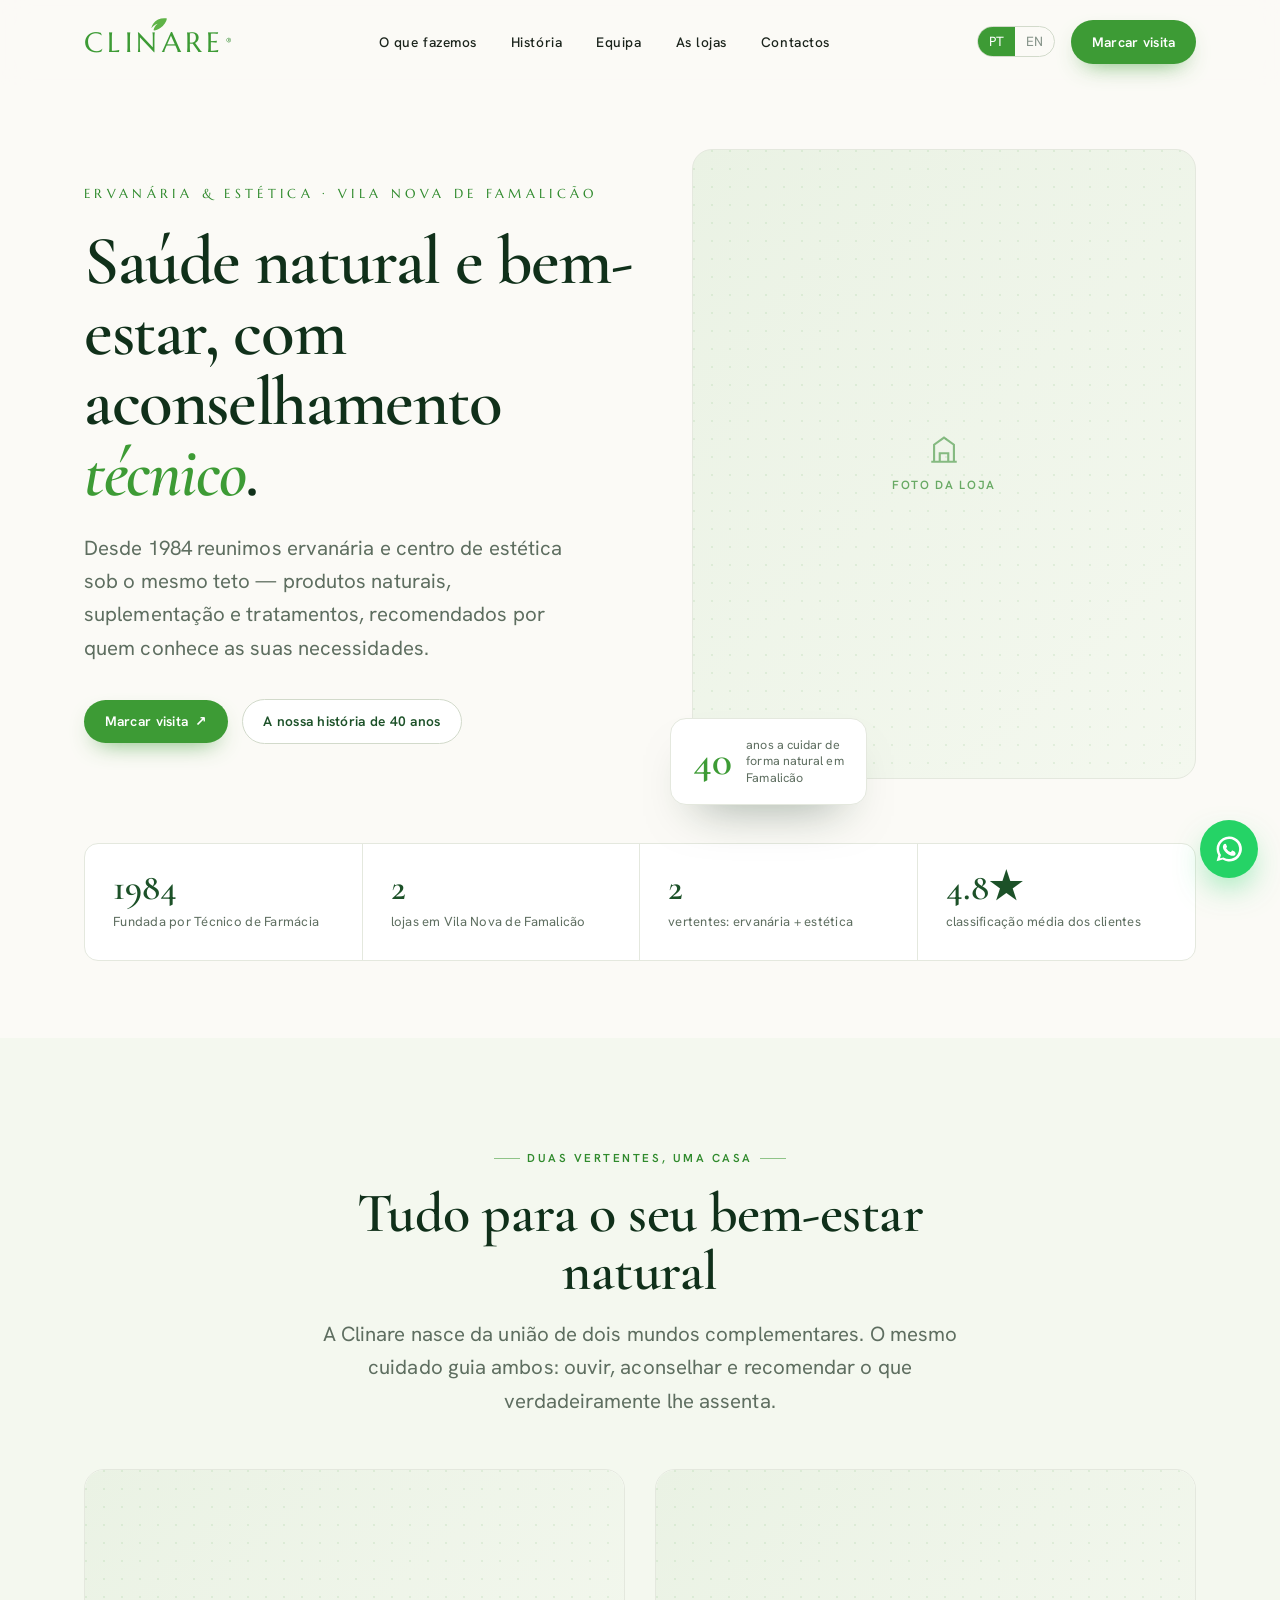
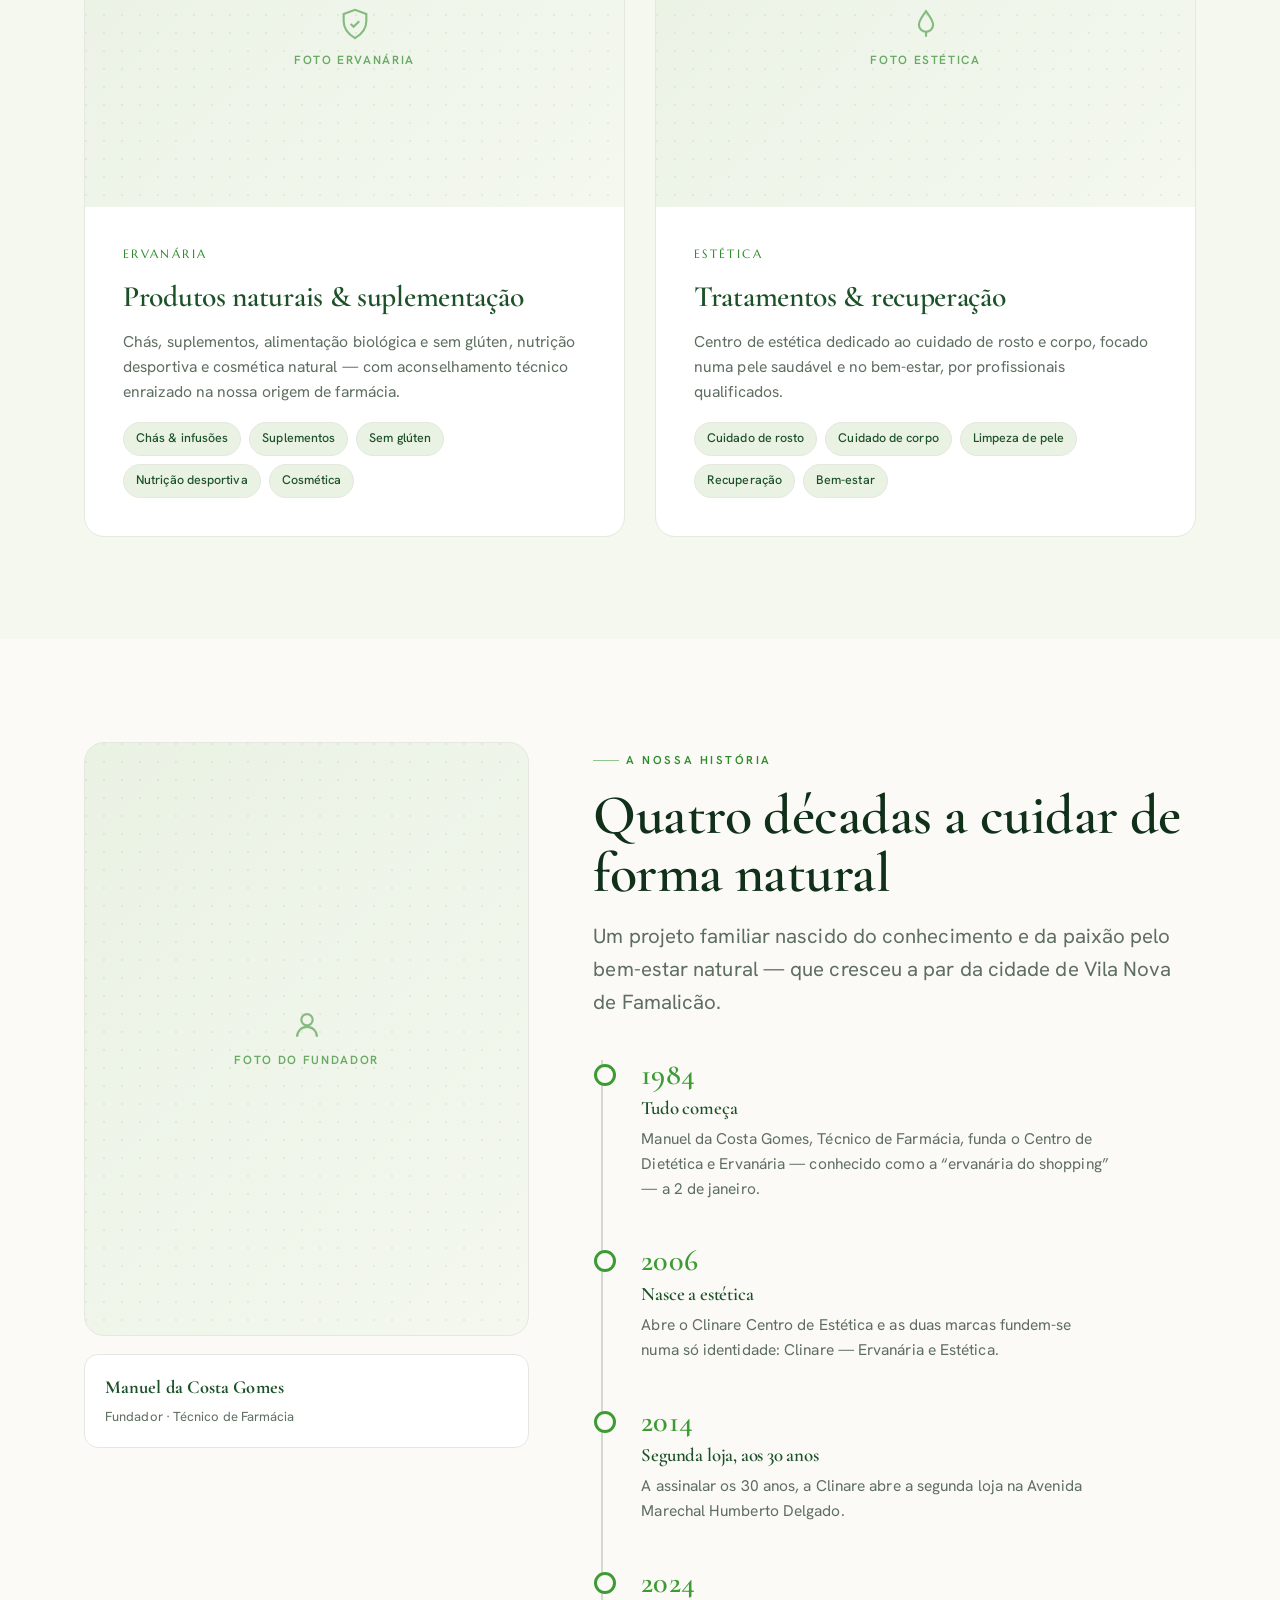
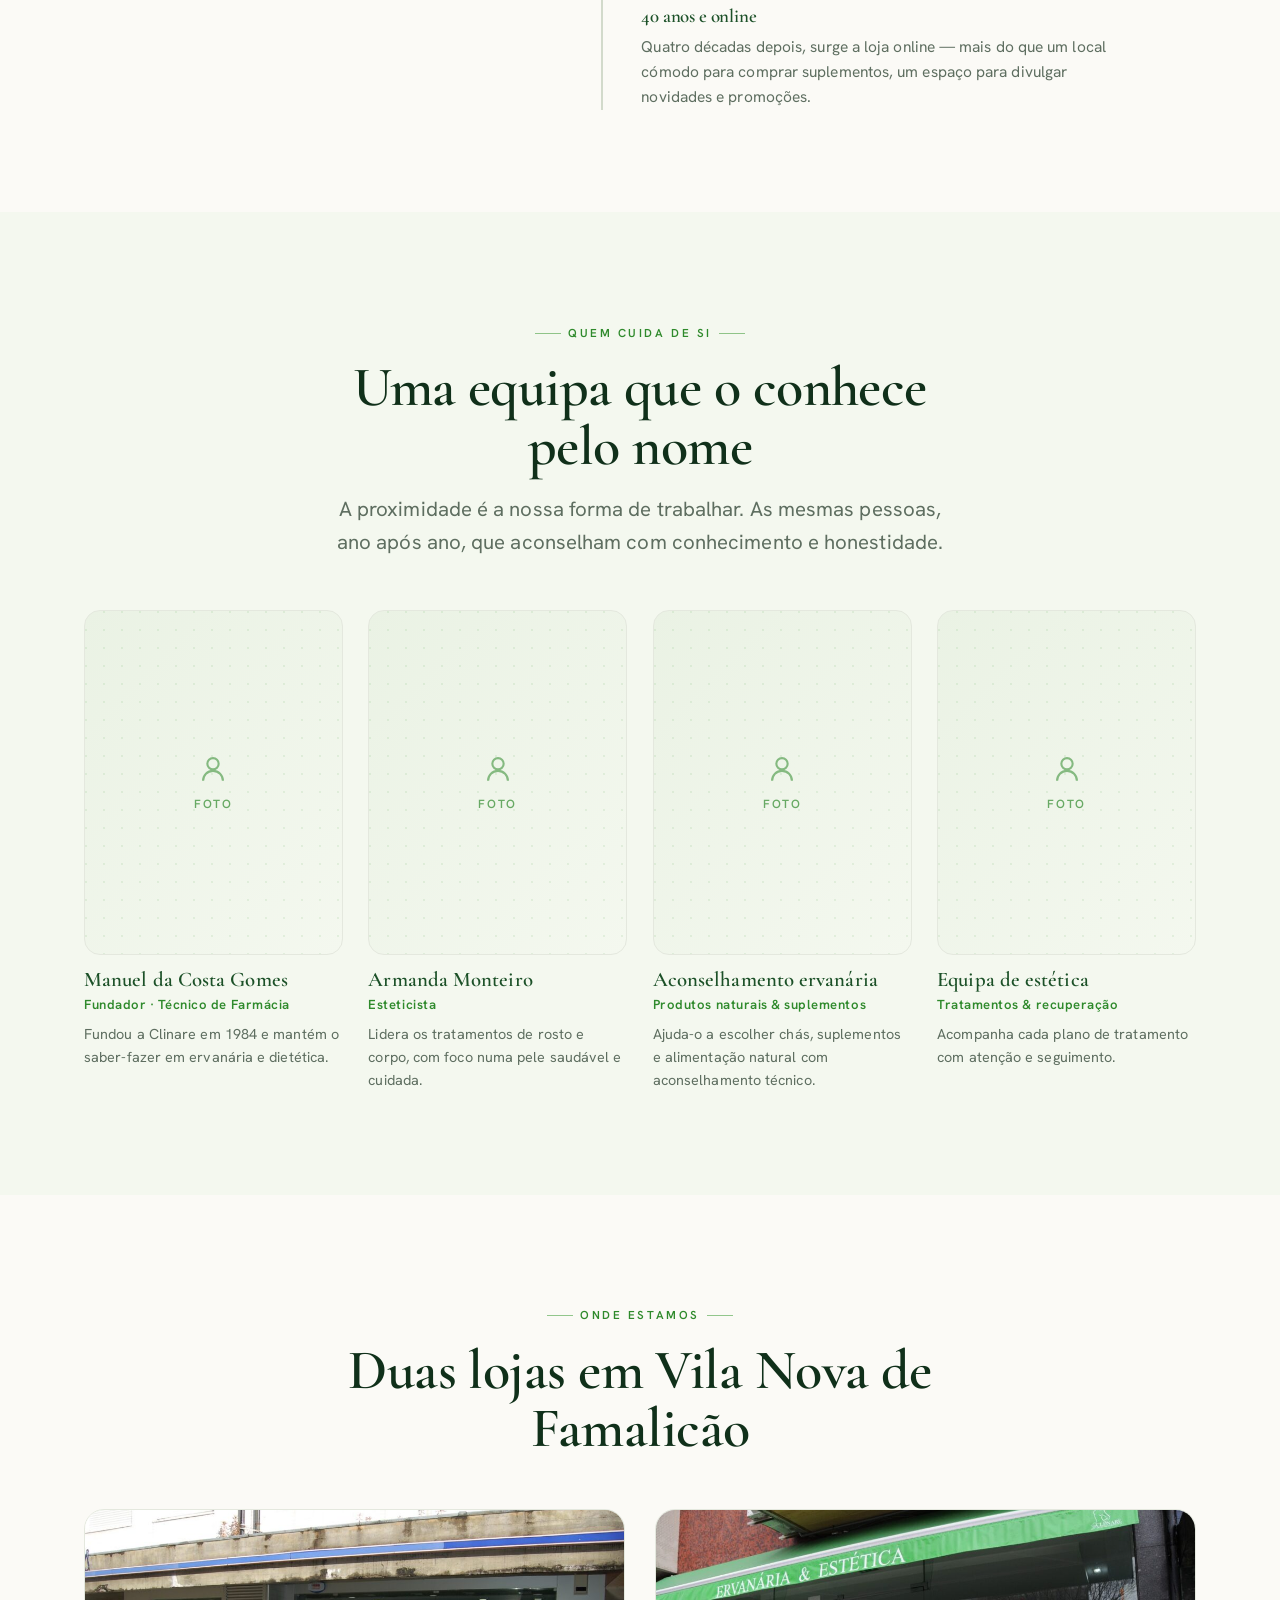
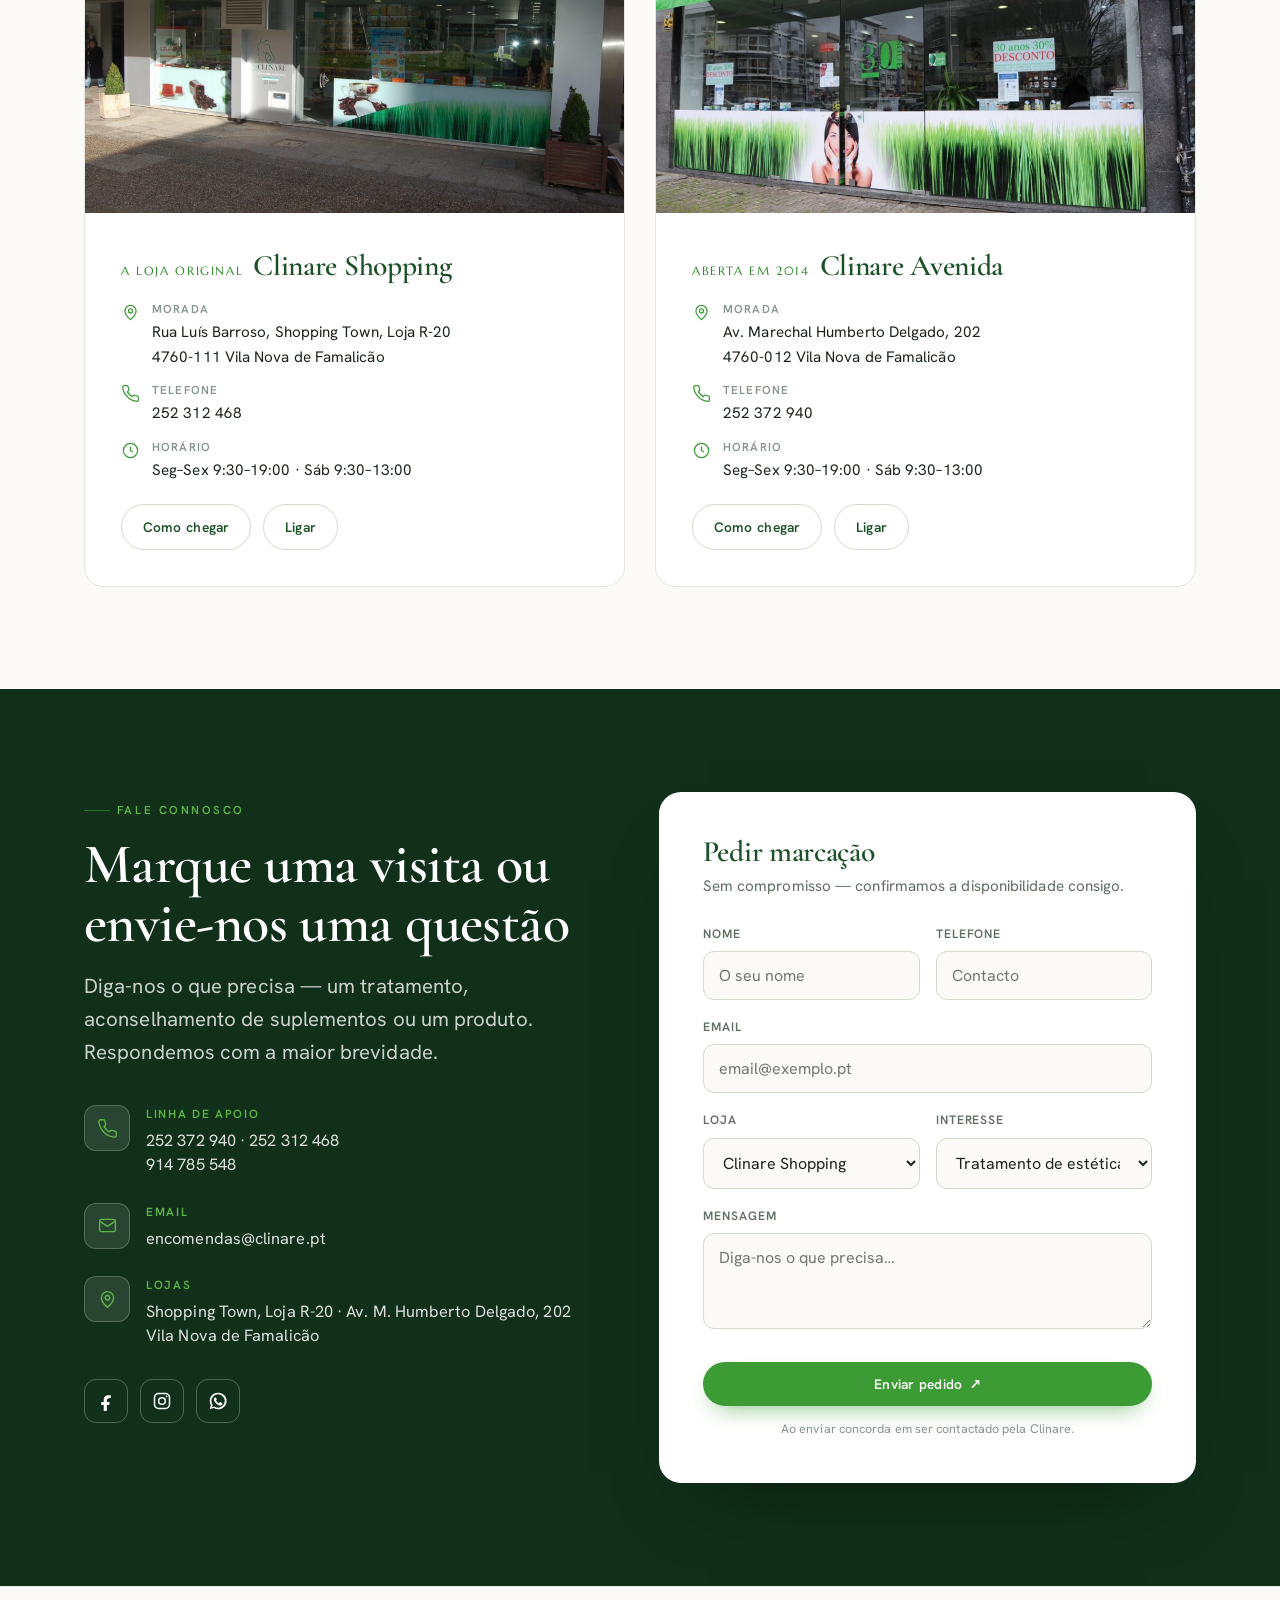
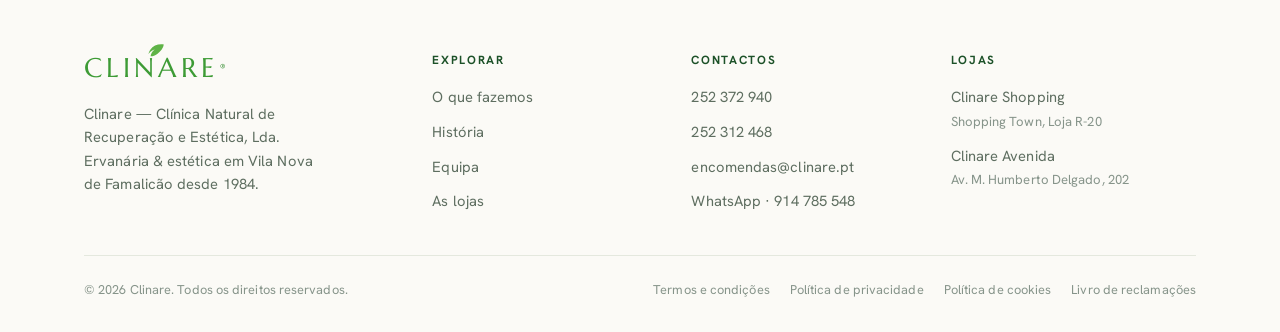
<file: index.html>
<!DOCTYPE html>
<html lang="pt">
<head>
<meta charset="UTF-8">
<meta name="viewport" content="width=device-width, initial-scale=1.0">
<title>Clinare — Ervanária & Estética · Vila Nova de Famalicão desde 1984</title>
<meta name="description" content="Clinare — Ervanária & Estética em Vila Nova de Famalicão. Aconselhamento técnico em produtos naturais, suplementação e tratamentos de estética desde 1984.">
<link rel="canonical" href="https://mrpintz.github.io/Clinare/">

<!-- Favicon -->
<link rel="icon" href="favicon.svg" type="image/svg+xml">
<link rel="apple-touch-icon" href="favicon-180.png">

<!-- Open Graph -->
<meta property="og:type" content="website">
<meta property="og:url" content="https://mrpintz.github.io/Clinare/">
<meta property="og:title" content="Clinare — Ervanária & Estética · Vila Nova de Famalicão desde 1984">
<meta property="og:description" content="Aconselhamento técnico em produtos naturais, suplementação e tratamentos de estética desde 1984.">
<meta property="og:image" content="https://mrpintz.github.io/Clinare/og-image.jpg">
<meta property="og:locale" content="pt_PT">
<meta property="og:site_name" content="Clinare">

<!-- Twitter / X Card -->
<meta name="twitter:card" content="summary_large_image">
<meta name="twitter:title" content="Clinare — Ervanária & Estética · Vila Nova de Famalicão">
<meta name="twitter:description" content="Aconselhamento técnico em produtos naturais, suplementação e tratamentos de estética desde 1984.">
<meta name="twitter:image" content="https://mrpintz.github.io/Clinare/og-image.jpg">

<link rel="preconnect" href="https://fonts.googleapis.com">
<link rel="preconnect" href="https://fonts.gstatic.com" crossorigin>
<link href="https://fonts.googleapis.com/css2?family=Cormorant+Garamond:ital,wght@0,500;0,600;0,700;1,500;1,600&family=Hanken+Grotesk:wght@400;500;600;700&family=Marcellus&display=swap" rel="stylesheet">
<link rel="stylesheet" href="styles.css">
</head>
<body>

<!-- ============================ HEADER ============================ -->
<header class="header">
  <div class="wrap nav">
    <a href="#inicio" class="nav__brand" aria-label="Clinare">
      <span class="wordmark">
        <svg class="leaf" viewBox="0 0 24 24" fill="currentColor" aria-hidden="true"><path d="M21 3c-7 0-13 3-16 9-1 2-1.5 4-1.5 6 0 0 2-5 7-7-3 3-4 6-4 9 2 0 5-1 8-4 4-4 6.5-9 6.5-13z"/></svg>
        CLINARE<span class="reg">®</span>
      </span>
    </a>

    <ul class="nav__links">
      <li><a href="#pilares" data-en="What we do">O que fazemos</a></li>
      <li><a href="#historia" data-en="Our story">História</a></li>
      <li><a href="#equipa" data-en="Team">Equipa</a></li>
      <li><a href="#lojas" data-en="Our stores">As lojas</a></li>
      <li><a href="#contactos" data-en="Contact">Contactos</a></li>
    </ul>

    <div class="nav__right">
      <div class="lang" role="group" aria-label="Idioma">
        <button data-lang="pt" class="active">PT</button>
        <button data-lang="en">EN</button>
      </div>
      <a href="#contactos" class="btn btn--primary" data-en="Book a visit">Marcar visita</a>
      <button class="nav__toggle" aria-label="Menu"><span></span></button>
    </div>
  </div>
</header>

<!-- mobile panel -->
<nav class="mobile-panel" aria-label="Menu móvel">
  <a href="#pilares" data-en="What we do">O que fazemos</a>
  <a href="#historia" data-en="Our story">História</a>
  <a href="#equipa" data-en="Team">Equipa</a>
  <a href="#lojas" data-en="Our stores">As lojas</a>
  <a href="#contactos" data-en="Contact">Contactos</a>
  <a href="#contactos" class="btn btn--primary" data-en="Book a visit">Marcar visita</a>
</nav>

<!-- ============================ HERO ============================ -->
<section class="hero" id="inicio">
  <div class="wrap">
    <div class="hero__grid">
      <div class="hero__copy reveal">
        <div class="hero__est" data-en="Herbalist &amp; Aesthetics · Vila Nova de Famalicão">Ervanária &amp; Estética · Vila Nova de Famalicão</div>
        <h1 data-en="Natural health and<br>well-being, with <em>technical</em> guidance.">Saúde natural e bem-estar, com aconselhamento <em>técnico</em>.</h1>
        <p class="lead hero__lead" data-en="Since 1984 we have brought together a herbalist and an aesthetics centre under one roof — natural products, supplements and treatments, recommended by professionals who know your needs.">Desde 1984 reunimos ervanária e centro de estética sob o mesmo teto — produtos naturais, suplementação e tratamentos, recomendados por quem conhece as suas necessidades.</p>
        <div class="hero__cta">
          <a href="#contactos" class="btn btn--primary" data-en="Book a visit">Marcar visita <span class="arr">↗</span></a>
          <a href="#historia" class="btn btn--ghost" data-en="Our 40-year story">A nossa história de 40 anos</a>
        </div>
      </div>

      <div class="hero__media reveal">
        <div class="ph" aria-label="Fotografia da loja Clinare">
          <div class="ph__inner">
            <svg viewBox="0 0 24 24" fill="none" stroke="currentColor" stroke-width="1.5"><path d="M3 21h18M5 21V9l7-5 7 5v12M9 21v-6h6v6"/></svg>
            <span data-en="Store photo">Foto da loja</span>
          </div>
        </div>
        <div class="hero__badge">
          <span class="yr">40</span>
          <span class="lbl" data-en="years of natural care in Famalicão">anos a cuidar de forma natural em Famalicão</span>
        </div>
      </div>
    </div>

    <!-- stat strip -->
    <div class="stats reveal">
      <div class="stat"><b>1984</b><span data-en="Founded by a Pharmacy Technician">Fundada por Técnico de Farmácia</span></div>
      <div class="stat"><b>2</b><span data-en="stores in Vila Nova de Famalicão">lojas em Vila Nova de Famalicão</span></div>
      <div class="stat"><b>2</b><span data-en="areas: herbalist + aesthetics">vertentes: ervanária + estética</span></div>
      <div class="stat"><b>4.8★</b><span data-en="average customer rating">classificação média dos clientes</span></div>
    </div>
  </div>
</section>

<!-- ============================ PILLARS ============================ -->
<section class="section section--sage" id="pilares">
  <div class="wrap">
    <div class="section__head center reveal">
      <span class="eyebrow center" data-en="Two areas, one home">Duas vertentes, uma casa</span>
      <h2 data-en="Everything for your natural well-being">Tudo para o seu bem-estar natural</h2>
      <p class="lead" style="margin-inline:auto" data-en="Clinare was born from the union of two complementary worlds. The same care guides both: listening, advising and recommending what truly fits you.">A Clinare nasce da união de dois mundos complementares. O mesmo cuidado guia ambos: ouvir, aconselhar e recomendar o que verdadeiramente lhe assenta.</p>
    </div>

    <div class="pillars">
      <article class="pillar reveal">
        <div class="ph"><div class="ph__inner"><svg viewBox="0 0 24 24" fill="none" stroke="currentColor" stroke-width="1.5"><path d="M12 22c5-3 8-7 8-12V5l-8-3-8 3v5c0 5 3 9 8 12z"/><path d="M9 12l2 2 4-4"/></svg><span data-en="Herbalist photo">Foto ervanária</span></div></div>
        <div class="pillar__body">
          <span class="pillar__kicker">Ervanária</span>
          <h3 data-en="Natural products &amp; supplementation">Produtos naturais &amp; suplementação</h3>
          <p data-en="Herbal teas, supplements, organic and gluten-free food, sports nutrition and natural cosmetics — with technical advice rooted in our pharmacy origins.">Chás, suplementos, alimentação biológica e sem glúten, nutrição desportiva e cosmética natural — com aconselhamento técnico enraizado na nossa origem de farmácia.</p>
          <ul>
            <li data-en="Herbal teas">Chás &amp; infusões</li>
            <li data-en="Supplements">Suplementos</li>
            <li data-en="Gluten-free">Sem glúten</li>
            <li data-en="Sports nutrition">Nutrição desportiva</li>
            <li data-en="Cosmetics">Cosmética</li>
          </ul>
        </div>
      </article>

      <article class="pillar reveal">
        <div class="ph"><div class="ph__inner"><svg viewBox="0 0 24 24" fill="none" stroke="currentColor" stroke-width="1.5"><path d="M12 3c3 4 5 6.5 5 9.5A5 5 0 0 1 7 12.5C7 9.5 9 7 12 3z"/><path d="M12 21v-4"/></svg><span data-en="Aesthetics photo">Foto estética</span></div></div>
        <div class="pillar__body">
          <span class="pillar__kicker">Estética</span>
          <h3 data-en="Treatments &amp; recovery">Tratamentos &amp; recuperação</h3>
          <p data-en="A dedicated aesthetics centre for face and body care, focused on healthy skin and well-being, delivered by qualified professionals.">Centro de estética dedicado ao cuidado de rosto e corpo, focado numa pele saudável e no bem-estar, por profissionais qualificados.</p>
          <ul>
            <li data-en="Facial care">Cuidado de rosto</li>
            <li data-en="Body care">Cuidado de corpo</li>
            <li data-en="Cleansing">Limpeza de pele</li>
            <li data-en="Recovery">Recuperação</li>
            <li data-en="Well-being">Bem-estar</li>
          </ul>
        </div>
      </article>
    </div>
  </div>
</section>

<!-- ============================ HISTORY ============================ -->
<section class="section" id="historia">
  <div class="wrap">
    <div class="history__grid">
      <div class="history__media reveal">
        <div class="ph"><div class="ph__inner"><svg viewBox="0 0 24 24" fill="none" stroke="currentColor" stroke-width="1.5"><circle cx="12" cy="9" r="4"/><path d="M5 21c0-4 3-7 7-7s7 3 7 7"/></svg><span data-en="Founder photo">Foto do fundador</span></div></div>
        <div class="founder">
          <b>Manuel da Costa Gomes</b>
          <span data-en="Founder · Pharmacy Technician">Fundador · Técnico de Farmácia</span>
        </div>
      </div>

      <div>
        <div class="section__head reveal" style="margin-bottom:40px">
          <span class="eyebrow" data-en="Our story">A nossa história</span>
          <h2 data-en="Four decades of natural care">Quatro décadas a cuidar de forma natural</h2>
          <p class="lead" data-en="A family project born from knowledge and a passion for natural well-being — that grew alongside the city of Vila Nova de Famalicão.">Um projeto familiar nascido do conhecimento e da paixão pelo bem-estar natural — que cresceu a par da cidade de Vila Nova de Famalicão.</p>
        </div>

        <div class="timeline">
          <div class="tl reveal">
            <div class="tl__year">1984</div>
            <h3 data-en="It all begins">Tudo começa</h3>
            <p data-en="Manuel da Costa Gomes, a Pharmacy Technician, founds the Centro de Dietética e Ervanária — known as the “ervanária do shopping” — on the 2nd of January.">Manuel da Costa Gomes, Técnico de Farmácia, funda o Centro de Dietética e Ervanária — conhecido como a “ervanária do shopping” — a 2 de janeiro.</p>
          </div>
          <div class="tl reveal">
            <div class="tl__year">2006</div>
            <h3 data-en="Aesthetics joins in">Nasce a estética</h3>
            <p data-en="The Clinare aesthetics centre opens and the two brands merge into one identity: Clinare — Ervanária e Estética.">Abre o Clinare Centro de Estética e as duas marcas fundem-se numa só identidade: Clinare — Ervanária e Estética.</p>
          </div>
          <div class="tl reveal">
            <div class="tl__year">2014</div>
            <h3 data-en="A second store, 30 years on">Segunda loja, aos 30 anos</h3>
            <p data-en="To mark its 30th anniversary, Clinare opens a second store on Avenida Marechal Humberto Delgado.">A assinalar os 30 anos, a Clinare abre a segunda loja na Avenida Marechal Humberto Delgado.</p>
          </div>
          <div class="tl reveal">
            <div class="tl__year">2024</div>
            <h3 data-en="40 years &amp; online">40 anos e online</h3>
            <p data-en="Four decades on, the online store arrives — more than a convenient way to buy supplements, a space to share news and offers.">Quatro décadas depois, surge a loja online — mais do que um local cómodo para comprar suplementos, um espaço para divulgar novidades e promoções.</p>
          </div>
        </div>
      </div>
    </div>
  </div>
</section>

<!-- ============================ TEAM ============================ -->
<section class="section section--sage" id="equipa">
  <div class="wrap">
    <div class="section__head center reveal">
      <span class="eyebrow center" data-en="Who looks after you">Quem cuida de si</span>
      <h2 data-en="A team that knows you by name">Uma equipa que o conhece pelo nome</h2>
      <p class="lead" style="margin-inline:auto" data-en="Proximity is our way of working. The same people, year after year, who advise with knowledge and honesty.">A proximidade é a nossa forma de trabalhar. As mesmas pessoas, ano após ano, que aconselham com conhecimento e honestidade.</p>
    </div>

    <div class="team">
      <article class="member reveal">
        <div class="ph"><div class="ph__inner"><svg viewBox="0 0 24 24" fill="none" stroke="currentColor" stroke-width="1.5"><circle cx="12" cy="9" r="4"/><path d="M5 21c0-4 3-7 7-7s7 3 7 7"/></svg><span data-en="Photo">Foto</span></div></div>
        <div>
          <div class="member__name">Manuel da Costa Gomes</div>
          <div class="member__role" data-en="Founder · Pharmacy Technician">Fundador · Técnico de Farmácia</div>
          <p class="member__desc" data-en="Founded Clinare in 1984 and still guides its know-how in herbalism and dietetics.">Fundou a Clinare em 1984 e mantém o saber-fazer em ervanária e dietética.</p>
        </div>
      </article>

      <article class="member reveal">
        <div class="ph"><div class="ph__inner"><svg viewBox="0 0 24 24" fill="none" stroke="currentColor" stroke-width="1.5"><circle cx="12" cy="9" r="4"/><path d="M5 21c0-4 3-7 7-7s7 3 7 7"/></svg><span data-en="Photo">Foto</span></div></div>
        <div>
          <div class="member__name">Armanda Monteiro</div>
          <div class="member__role" data-en="Aesthetician">Esteticista</div>
          <p class="member__desc" data-en="Leads facial and body treatments with a focus on healthy, cared-for skin.">Lidera os tratamentos de rosto e corpo, com foco numa pele saudável e cuidada.</p>
        </div>
      </article>

      <article class="member reveal">
        <div class="ph"><div class="ph__inner"><svg viewBox="0 0 24 24" fill="none" stroke="currentColor" stroke-width="1.5"><circle cx="12" cy="9" r="4"/><path d="M5 21c0-4 3-7 7-7s7 3 7 7"/></svg><span data-en="Photo">Foto</span></div></div>
        <div>
          <div class="member__name" data-en="Herbalist advisor">Aconselhamento ervanária</div>
          <div class="member__role" data-en="Natural products &amp; supplements">Produtos naturais &amp; suplementos</div>
          <p class="member__desc" data-en="Helps you choose teas, supplements and natural food with technical advice.">Ajuda-o a escolher chás, suplementos e alimentação natural com aconselhamento técnico.</p>
        </div>
      </article>

      <article class="member reveal">
        <div class="ph"><div class="ph__inner"><svg viewBox="0 0 24 24" fill="none" stroke="currentColor" stroke-width="1.5"><circle cx="12" cy="9" r="4"/><path d="M5 21c0-4 3-7 7-7s7 3 7 7"/></svg><span data-en="Photo">Foto</span></div></div>
        <div>
          <div class="member__name" data-en="Aesthetics team">Equipa de estética</div>
          <div class="member__role" data-en="Treatments &amp; recovery">Tratamentos &amp; recuperação</div>
          <p class="member__desc" data-en="Accompanies each treatment plan with attention and follow-up.">Acompanha cada plano de tratamento com atenção e seguimento.</p>
        </div>
      </article>
    </div>
  </div>
</section>

<!-- ============================ STORES ============================ -->
<section class="section" id="lojas">
  <div class="wrap">
    <div class="section__head center reveal">
      <span class="eyebrow center" data-en="Find us">Onde estamos</span>
      <h2 data-en="Two stores in Vila Nova de Famalicão">Duas lojas em Vila Nova de Famalicão</h2>
    </div>

    <div class="stores">
      <!-- Shopping -->
      <article class="store reveal">
        <div class="ph"><img src="images/loja-shopping.jpeg" alt="Clinare Shopping — Rua Luís Barroso, Shopping Town, Vila Nova de Famalicão" loading="lazy"></div>
        <div class="store__body">
          <div class="store__name">
            <span class="pre" data-en="The original store">A loja original</span>
            <h3>Clinare Shopping</h3>
          </div>
          <div class="store__rows">
            <div class="srow">
              <svg viewBox="0 0 24 24" fill="none" stroke="currentColor" stroke-width="1.6"><path d="M12 21s7-6 7-11a7 7 0 1 0-14 0c0 5 7 11 7 11z"/><circle cx="12" cy="10" r="2.5"/></svg>
              <div><span class="k" data-en="Address">Morada</span>Rua Luís Barroso, Shopping Town, Loja R-20<br>4760-111 Vila Nova de Famalicão</div>
            </div>
            <div class="srow">
              <svg viewBox="0 0 24 24" fill="none" stroke="currentColor" stroke-width="1.6"><path d="M22 16.9v3a2 2 0 0 1-2.2 2 19.8 19.8 0 0 1-8.6-3 19.5 19.5 0 0 1-6-6 19.8 19.8 0 0 1-3-8.6A2 2 0 0 1 4.1 2h3a2 2 0 0 1 2 1.7c.1 1 .4 1.9.7 2.8a2 2 0 0 1-.5 2.1L8.1 9.9a16 16 0 0 0 6 6l1.3-1.3a2 2 0 0 1 2.1-.4c.9.3 1.8.6 2.8.7a2 2 0 0 1 1.7 2z"/></svg>
              <div><span class="k" data-en="Phone">Telefone</span>252 312 468</div>
            </div>
            <div class="srow">
              <svg viewBox="0 0 24 24" fill="none" stroke="currentColor" stroke-width="1.6"><circle cx="12" cy="12" r="9"/><path d="M12 7v5l3 2"/></svg>
              <div><span class="k" data-en="Opening hours">Horário</span><span data-en="Mon–Fri 9:30–19:00 · Sat 9:30–13:00">Seg–Sex 9:30–19:00 · Sáb 9:30–13:00</span></div>
            </div>
          </div>
          <div class="store__actions">
            <a class="btn btn--ghost" href="https://maps.google.com/?q=Clinare+Shopping+Town+Vila+Nova+de+Famalicão" target="_blank" rel="noopener" data-en="Directions">Como chegar</a>
            <a class="btn btn--ghost" href="tel:252312468" data-en="Call">Ligar</a>
          </div>
        </div>
      </article>

      <!-- Avenida -->
      <article class="store reveal">
        <div class="ph"><img src="images/loja-avenida.jpeg" alt="Clinare Avenida — Av. Marechal Humberto Delgado, Vila Nova de Famalicão" loading="lazy"></div>
        <div class="store__body">
          <div class="store__name">
            <span class="pre" data-en="Opened in 2014">Aberta em 2014</span>
            <h3>Clinare Avenida</h3>
          </div>
          <div class="store__rows">
            <div class="srow">
              <svg viewBox="0 0 24 24" fill="none" stroke="currentColor" stroke-width="1.6"><path d="M12 21s7-6 7-11a7 7 0 1 0-14 0c0 5 7 11 7 11z"/><circle cx="12" cy="10" r="2.5"/></svg>
              <div><span class="k" data-en="Address">Morada</span>Av. Marechal Humberto Delgado, 202<br>4760-012 Vila Nova de Famalicão</div>
            </div>
            <div class="srow">
              <svg viewBox="0 0 24 24" fill="none" stroke="currentColor" stroke-width="1.6"><path d="M22 16.9v3a2 2 0 0 1-2.2 2 19.8 19.8 0 0 1-8.6-3 19.5 19.5 0 0 1-6-6 19.8 19.8 0 0 1-3-8.6A2 2 0 0 1 4.1 2h3a2 2 0 0 1 2 1.7c.1 1 .4 1.9.7 2.8a2 2 0 0 1-.5 2.1L8.1 9.9a16 16 0 0 0 6 6l1.3-1.3a2 2 0 0 1 2.1-.4c.9.3 1.8.6 2.8.7a2 2 0 0 1 1.7 2z"/></svg>
              <div><span class="k" data-en="Phone">Telefone</span>252 372 940</div>
            </div>
            <div class="srow">
              <svg viewBox="0 0 24 24" fill="none" stroke="currentColor" stroke-width="1.6"><circle cx="12" cy="12" r="9"/><path d="M12 7v5l3 2"/></svg>
              <div><span class="k" data-en="Opening hours">Horário</span><span data-en="Mon–Fri 9:30–19:00 · Sat 9:30–13:00">Seg–Sex 9:30–19:00 · Sáb 9:30–13:00</span></div>
            </div>
          </div>
          <div class="store__actions">
            <a class="btn btn--ghost" href="https://maps.google.com/?q=Clinare+Avenida+Humberto+Delgado+202+Vila+Nova+de+Famalicão" target="_blank" rel="noopener" data-en="Directions">Como chegar</a>
            <a class="btn btn--ghost" href="tel:252372940" data-en="Call">Ligar</a>
          </div>
        </div>
      </article>
    </div>
  </div>
</section>

<!-- ============================ CONTACT ============================ -->
<section class="section section--deep" id="contactos">
  <div class="wrap">
    <div class="contact__grid">
      <div class="reveal">
        <span class="eyebrow" style="color:var(--leaf)" data-en="Get in touch">Fale connosco</span>
        <h2 style="margin-top:16px" data-en="Book a visit or send us a question">Marque uma visita ou envie-nos uma questão</h2>
        <p class="lead" style="color:rgba(255,255,255,.78);margin:18px 0 36px" data-en="Tell us what you need — a treatment, advice on supplements or a product. We reply as soon as possible.">Diga-nos o que precisa — um tratamento, aconselhamento de suplementos ou um produto. Respondemos com a maior brevidade.</p>

        <div class="contact__info">
          <div class="cinfo">
            <div class="cinfo__ic"><svg viewBox="0 0 24 24" fill="none" stroke="currentColor" stroke-width="1.6"><path d="M22 16.9v3a2 2 0 0 1-2.2 2 19.8 19.8 0 0 1-8.6-3 19.5 19.5 0 0 1-6-6 19.8 19.8 0 0 1-3-8.6A2 2 0 0 1 4.1 2h3a2 2 0 0 1 2 1.7c.1 1 .4 1.9.7 2.8a2 2 0 0 1-.5 2.1L8.1 9.9a16 16 0 0 0 6 6l1.3-1.3a2 2 0 0 1 2.1-.4c.9.3 1.8.6 2.8.7a2 2 0 0 1 1.7 2z"/></svg></div>
            <div>
              <h4 data-en="Support line">Linha de apoio</h4>
              <p><a href="tel:252372940">252 372 940</a> · <a href="tel:252312468">252 312 468</a><br><a href="tel:+351914785548">914 785 548</a></p>
            </div>
          </div>
          <div class="cinfo">
            <div class="cinfo__ic"><svg viewBox="0 0 24 24" fill="none" stroke="currentColor" stroke-width="1.6"><rect x="3" y="5" width="18" height="14" rx="2"/><path d="m3 7 9 6 9-6"/></svg></div>
            <div>
              <h4>Email</h4>
              <p><a href="mailto:encomendas@clinare.pt">encomendas@clinare.pt</a></p>
            </div>
          </div>
          <div class="cinfo">
            <div class="cinfo__ic"><svg viewBox="0 0 24 24" fill="none" stroke="currentColor" stroke-width="1.6"><path d="M12 21s7-6 7-11a7 7 0 1 0-14 0c0 5 7 11 7 11z"/><circle cx="12" cy="10" r="2.5"/></svg></div>
            <div>
              <h4 data-en="Stores">Lojas</h4>
              <p data-en="Shopping Town, Loja R-20 · Av. M. Humberto Delgado, 202<br>Vila Nova de Famalicão">Shopping Town, Loja R-20 · Av. M. Humberto Delgado, 202<br>Vila Nova de Famalicão</p>
            </div>
          </div>
          <div class="socials">
            <a href="https://www.facebook.com/" target="_blank" rel="noopener" aria-label="Facebook"><svg viewBox="0 0 24 24" fill="currentColor"><path d="M15.5 8.5h2.2V5.2c-.4-.05-1.7-.2-3.2-.2-3.1 0-5.2 1.9-5.2 5.4v2.8H6.3v3.6h3v9.1h3.7v-9.1h2.9l.45-3.6H13V10.9c0-1 .3-1.7 1.8-1.7z"/></svg></a>
            <a href="https://www.instagram.com/" target="_blank" rel="noopener" aria-label="Instagram"><svg viewBox="0 0 24 24" fill="none" stroke="currentColor" stroke-width="1.8"><rect x="3" y="3" width="18" height="18" rx="5"/><circle cx="12" cy="12" r="4"/><circle cx="17.5" cy="6.5" r="1" fill="currentColor" stroke="none"/></svg></a>
            <a href="https://wa.me/351914785548" target="_blank" rel="noopener" aria-label="WhatsApp"><svg viewBox="0 0 24 24" fill="currentColor"><path d="M12 2a10 10 0 0 0-8.6 15l-1.3 4.7 4.8-1.3A10 10 0 1 0 12 2zm0 18a8 8 0 0 1-4.1-1.1l-.3-.2-2.8.7.8-2.7-.2-.3A8 8 0 1 1 12 20zm4.4-6c-.2-.1-1.4-.7-1.6-.8-.2-.1-.4-.1-.5.1-.2.2-.6.8-.8 1-.1.1-.3.2-.5.1a6.6 6.6 0 0 1-3.2-2.8c-.2-.4.2-.4.6-1.2.1-.1 0-.3 0-.4 0-.1-.5-1.3-.7-1.7-.2-.5-.4-.4-.5-.4h-.5a.9.9 0 0 0-.7.3c-.2.3-.9.9-.9 2.1s.9 2.5 1 2.6c.1.2 1.8 2.8 4.4 3.9 1.6.7 2.2.7 3 .6.5 0 1.4-.6 1.6-1.1.2-.6.2-1 .1-1.1z"/></svg></a>
          </div>
        </div>
      </div>

      <!-- form -->
      <div class="reveal">
        <div class="form-card">
          <form id="marcar-form">
            <h3 data-en="Request a booking">Pedir marcação</h3>
            <p class="sub" data-en="No commitment — we’ll confirm availability with you.">Sem compromisso — confirmamos a disponibilidade consigo.</p>
            <div class="field-row">
              <div class="field">
                <label data-en="Name">Nome</label>
                <input type="text" name="nome" required data-en-ph="Your name" placeholder="O seu nome">
              </div>
              <div class="field">
                <label data-en="Phone">Telefone</label>
                <input type="tel" name="tel" required data-en-ph="Contact number" placeholder="Contacto">
              </div>
            </div>
            <div class="field">
              <label>Email</label>
              <input type="email" name="email" data-en-ph="email@example.com" placeholder="email@exemplo.pt">
            </div>
            <div class="field-row">
              <div class="field">
                <label data-en="Store">Loja</label>
                <select name="loja">
                  <option data-en="Clinare Shopping">Clinare Shopping</option>
                  <option data-en="Clinare Avenida">Clinare Avenida</option>
                  <option data-en="No preference">Sem preferência</option>
                </select>
              </div>
              <div class="field">
                <label data-en="Interest">Interesse</label>
                <select name="servico">
                  <option data-en="Aesthetics treatment">Tratamento de estética</option>
                  <option data-en="Supplement advice">Aconselhamento de suplementos</option>
                  <option data-en="Natural products">Produtos naturais</option>
                  <option data-en="Other">Outro</option>
                </select>
              </div>
            </div>
            <div class="field">
              <label data-en="Message">Mensagem</label>
              <textarea name="msg" data-en-ph="Tell us what you need…" placeholder="Diga-nos o que precisa…"></textarea>
            </div>
            <button type="submit" class="btn btn--primary" data-en="Send request">Enviar pedido <span class="arr">↗</span></button>
            <p class="form-note" data-en="By sending you agree to be contacted by Clinare.">Ao enviar concorda em ser contactado pela Clinare.</p>
          </form>

          <div class="form-success">
            <div class="ok"><svg viewBox="0 0 24 24" fill="none" stroke="currentColor" stroke-width="2"><path d="m5 13 4 4L19 7"/></svg></div>
            <h3 data-en="Request sent!">Pedido enviado!</h3>
            <p data-en="Thank you. We’ll get back to you as soon as possible.">Obrigado. Entraremos em contacto com a maior brevidade.</p>
          </div>
        </div>
      </div>
    </div>
  </div>
</section>

<!-- ============================ FOOTER ============================ -->
<footer class="footer">
  <div class="wrap">
    <div class="footer__top">
      <div class="footer__brand">
        <span class="wordmark">
          <svg class="leaf" viewBox="0 0 24 24" fill="currentColor" aria-hidden="true"><path d="M21 3c-7 0-13 3-16 9-1 2-1.5 4-1.5 6 0 0 2-5 7-7-3 3-4 6-4 9 2 0 5-1 8-4 4-4 6.5-9 6.5-13z"/></svg>
          CLINARE<span class="reg">®</span>
        </span>
        <p data-en="Clinare — Clínica Natural de Recuperação e Estética, Lda. Herbalist &amp; aesthetics in Vila Nova de Famalicão since 1984.">Clinare — Clínica Natural de Recuperação e Estética, Lda. Ervanária &amp; estética em Vila Nova de Famalicão desde 1984.</p>
      </div>
      <div class="footer__col">
        <h5 data-en="Explore">Explorar</h5>
        <ul>
          <li><a href="#pilares" data-en="What we do">O que fazemos</a></li>
          <li><a href="#historia" data-en="Our story">História</a></li>
          <li><a href="#equipa" data-en="Team">Equipa</a></li>
          <li><a href="#lojas" data-en="Stores">As lojas</a></li>
        </ul>
      </div>
      <div class="footer__col">
        <h5 data-en="Contact">Contactos</h5>
        <ul>
          <li><a href="tel:252372940">252 372 940</a></li>
          <li><a href="tel:252312468">252 312 468</a></li>
          <li><a href="mailto:encomendas@clinare.pt">encomendas@clinare.pt</a></li>
          <li><a href="https://wa.me/351914785548" target="_blank" rel="noopener">WhatsApp · 914 785 548</a></li>
        </ul>
      </div>
      <div class="footer__col">
        <h5 data-en="Stores">Lojas</h5>
        <ul>
          <li>Clinare Shopping<br><span style="color:var(--muted-2);font-size:.82rem">Shopping Town, Loja R-20</span></li>
          <li>Clinare Avenida<br><span style="color:var(--muted-2);font-size:.82rem">Av. M. Humberto Delgado, 202</span></li>
        </ul>
      </div>
    </div>
    <div class="footer__bottom">
      <p data-en="© 2026 Clinare. All rights reserved.">© 2026 Clinare. Todos os direitos reservados.</p>
      <div class="legal">
        <a href="termos.html" data-en="Terms &amp; conditions">Termos e condições</a>
        <a href="privacidade.html" data-en="Privacy policy">Política de privacidade</a>
        <a href="cookies.html" data-en="Cookies">Política de cookies</a>
        <a href="https://www.livroreclamacoes.pt/" target="_blank" rel="noopener" data-en="Complaints book">Livro de reclamações</a>
      </div>
    </div>
  </div>
</footer>

<!-- WhatsApp FAB -->
<a class="fab" href="https://wa.me/351914785548" target="_blank" rel="noopener" aria-label="WhatsApp">
  <svg viewBox="0 0 24 24" fill="currentColor"><path d="M12 2a10 10 0 0 0-8.6 15l-1.3 4.7 4.8-1.3A10 10 0 1 0 12 2zm0 18a8 8 0 0 1-4.1-1.1l-.3-.2-2.8.7.8-2.7-.2-.3A8 8 0 1 1 12 20zm4.4-6c-.2-.1-1.4-.7-1.6-.8-.2-.1-.4-.1-.5.1-.2.2-.6.8-.8 1-.1.1-.3.2-.5.1a6.6 6.6 0 0 1-3.2-2.8c-.2-.4.2-.4.6-1.2.1-.1 0-.3 0-.4 0-.1-.5-1.3-.7-1.7-.2-.5-.4-.4-.5-.4h-.5a.9.9 0 0 0-.7.3c-.2.3-.9.9-.9 2.1s.9 2.5 1 2.6c.1.2 1.8 2.8 4.4 3.9 1.6.7 2.2.7 3 .6.5 0 1.4-.6 1.6-1.1.2-.6.2-1 .1-1.1z"/></svg>
</a>

<script src="app.js"></script>

<script type="application/ld+json">
{
  "@context": "https://schema.org",
  "@graph": [
    {
      "@type": "Organization",
      "@id": "https://mrpintz.github.io/Clinare/#organization",
      "name": "Clinare",
      "legalName": "Clinare — Clínica Natural de Recuperação e Estética, Lda.",
      "url": "https://mrpintz.github.io/Clinare/",
      "logo": "https://mrpintz.github.io/Clinare/favicon.svg",
      "foundingDate": "1984",
      "email": "encomendas@clinare.pt"
    },
    {
      "@type": "HealthAndBeautyBusiness",
      "@id": "https://mrpintz.github.io/Clinare/#store-shopping",
      "name": "Clinare Shopping",
      "parentOrganization": {"@id": "https://mrpintz.github.io/Clinare/#organization"},
      "address": {
        "@type": "PostalAddress",
        "streetAddress": "Rua Luís Barroso, Shopping Town, Loja R-20",
        "postalCode": "4760-111",
        "addressLocality": "Vila Nova de Famalicão",
        "addressCountry": "PT"
      },
      "telephone": "+351252312468",
      "openingHoursSpecification": [
        {
          "@type": "OpeningHoursSpecification",
          "dayOfWeek": ["Monday","Tuesday","Wednesday","Thursday","Friday"],
          "opens": "09:30",
          "closes": "19:00"
        },
        {
          "@type": "OpeningHoursSpecification",
          "dayOfWeek": "Saturday",
          "opens": "09:30",
          "closes": "13:00"
        }
      ]
    },
    {
      "@type": "HealthAndBeautyBusiness",
      "@id": "https://mrpintz.github.io/Clinare/#store-avenida",
      "name": "Clinare Avenida",
      "parentOrganization": {"@id": "https://mrpintz.github.io/Clinare/#organization"},
      "address": {
        "@type": "PostalAddress",
        "streetAddress": "Av. Marechal Humberto Delgado, 202",
        "postalCode": "4760-012",
        "addressLocality": "Vila Nova de Famalicão",
        "addressCountry": "PT"
      },
      "telephone": "+351252372940",
      "openingHoursSpecification": [
        {
          "@type": "OpeningHoursSpecification",
          "dayOfWeek": ["Monday","Tuesday","Wednesday","Thursday","Friday"],
          "opens": "09:30",
          "closes": "19:00"
        },
        {
          "@type": "OpeningHoursSpecification",
          "dayOfWeek": "Saturday",
          "opens": "09:30",
          "closes": "13:00"
        }
      ]
    }
  ]
}
</script>
</body>
</html>
</file>
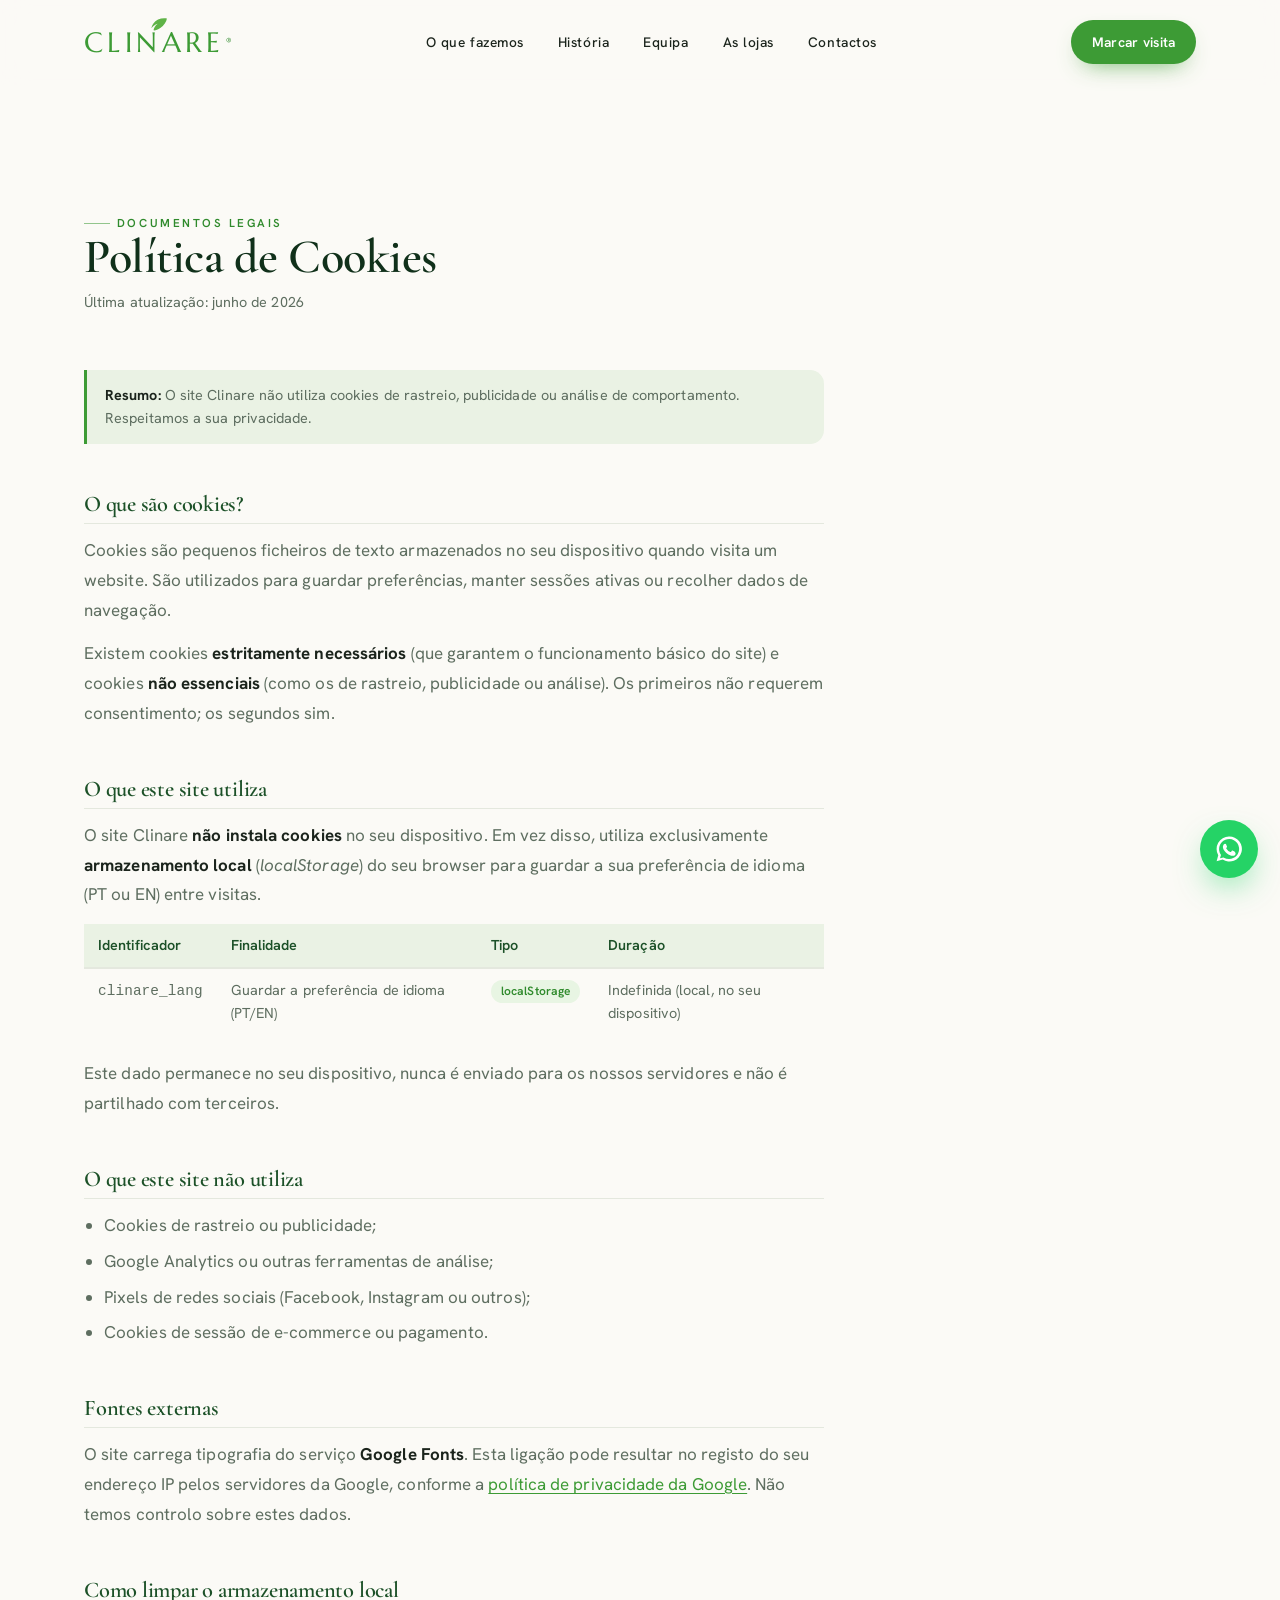
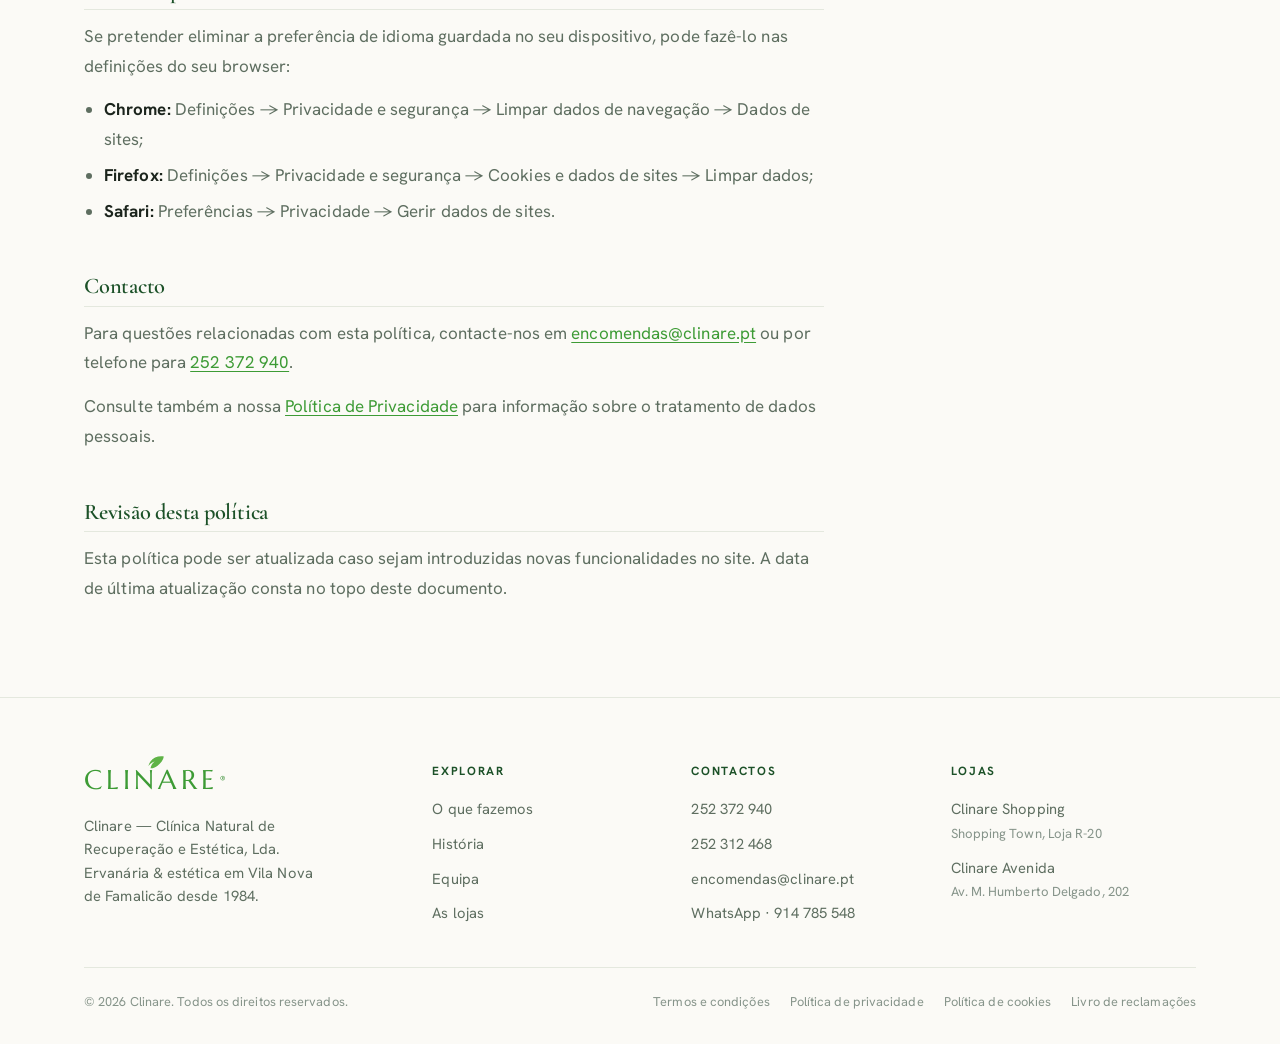
<file: cookies.html>
<!DOCTYPE html>
<html lang="pt">
<head>
<meta charset="UTF-8">
<meta name="viewport" content="width=device-width, initial-scale=1.0">
<title>Política de Cookies — Clinare</title>
<meta name="description" content="Política de cookies da Clinare. O nosso site não utiliza cookies de rastreio ou publicidade.">
<meta name="robots" content="noindex, follow">
<link rel="canonical" href="https://mrpintz.github.io/Clinare/cookies.html">
<link rel="icon" href="favicon.svg" type="image/svg+xml">
<link rel="preconnect" href="https://fonts.googleapis.com">
<link rel="preconnect" href="https://fonts.gstatic.com" crossorigin>
<link href="https://fonts.googleapis.com/css2?family=Cormorant+Garamond:ital,wght@0,500;0,600;0,700;1,500;1,600&family=Hanken+Grotesk:wght@400;500;600;700&family=Marcellus&display=swap" rel="stylesheet">
<link rel="stylesheet" href="styles.css">
<style>
.legal-page{padding:120px 0 80px}
.legal-page h1{font-size:clamp(2rem,4vw,3rem);margin-bottom:8px}
.legal-page .subtitle{color:var(--muted);font-size:.9rem;margin-bottom:56px}
.legal-body{max-width:740px}
.legal-body h2{font-family:var(--serif);font-size:1.4rem;color:var(--green-deep);margin:48px 0 12px;padding-bottom:8px;border-bottom:1px solid var(--line)}
.legal-body h2:first-child{margin-top:0}
.legal-body p{color:var(--muted);line-height:1.75;margin-bottom:14px}
.legal-body ul{color:var(--muted);line-height:1.75;margin:0 0 14px 20px}
.legal-body ul li{margin-bottom:6px}
.legal-body strong{color:var(--ink)}
.legal-body a{color:var(--green);text-decoration:underline;text-underline-offset:3px}
.legal-body .note{background:var(--sage);border-left:3px solid var(--green);padding:14px 18px;border-radius:0 var(--r) var(--r) 0;font-size:.9rem;color:var(--muted)}
.cookie-table{width:100%;border-collapse:collapse;margin-bottom:24px;font-size:.9rem}
.cookie-table th{text-align:left;padding:10px 14px;background:var(--sage);color:var(--green-deep);font-weight:600;border-bottom:2px solid var(--line)}
.cookie-table td{padding:10px 14px;border-bottom:1px solid var(--line);color:var(--muted);vertical-align:top}
.cookie-table tr:last-child td{border-bottom:none}
.badge-ok{display:inline-block;background:#e8f5e3;color:#2F8A2C;font-size:.75rem;font-weight:600;padding:2px 10px;border-radius:20px}
</style>
</head>
<body>

<!-- HEADER -->
<header class="header scrolled">
  <div class="wrap nav">
    <a href="index.html" class="nav__brand" aria-label="Clinare">
      <span class="wordmark">
        <svg class="leaf" viewBox="0 0 24 24" fill="currentColor" aria-hidden="true"><path d="M21 3c-7 0-13 3-16 9-1 2-1.5 4-1.5 6 0 0 2-5 7-7-3 3-4 6-4 9 2 0 5-1 8-4 4-4 6.5-9 6.5-13z"/></svg>
        CLINARE<span class="reg">®</span>
      </span>
    </a>
    <ul class="nav__links">
      <li><a href="index.html#pilares">O que fazemos</a></li>
      <li><a href="index.html#historia">História</a></li>
      <li><a href="index.html#equipa">Equipa</a></li>
      <li><a href="index.html#lojas">As lojas</a></li>
      <li><a href="index.html#contactos">Contactos</a></li>
    </ul>
    <div class="nav__right">
      <a href="index.html#contactos" class="btn btn--primary">Marcar visita</a>
      <button class="nav__toggle" aria-label="Menu"><span></span></button>
    </div>
  </div>
</header>

<nav class="mobile-panel" aria-label="Menu móvel">
  <a href="index.html#pilares">O que fazemos</a>
  <a href="index.html#historia">História</a>
  <a href="index.html#equipa">Equipa</a>
  <a href="index.html#lojas">As lojas</a>
  <a href="index.html#contactos">Contactos</a>
  <a href="index.html#contactos" class="btn btn--primary">Marcar visita</a>
</nav>

<!-- CONTENT -->
<main class="legal-page">
  <div class="wrap">
    <span class="eyebrow">Documentos legais</span>
    <h1>Política de Cookies</h1>
    <p class="subtitle">Última atualização: junho de 2026</p>

    <div class="legal-body">

      <div class="note">
        <strong>Resumo:</strong> O site Clinare não utiliza cookies de rastreio, publicidade ou análise de comportamento. Respeitamos a sua privacidade.
      </div>

      <h2>O que são cookies?</h2>
      <p>Cookies são pequenos ficheiros de texto armazenados no seu dispositivo quando visita um website. São utilizados para guardar preferências, manter sessões ativas ou recolher dados de navegação.</p>
      <p>Existem cookies <strong>estritamente necessários</strong> (que garantem o funcionamento básico do site) e cookies <strong>não essenciais</strong> (como os de rastreio, publicidade ou análise). Os primeiros não requerem consentimento; os segundos sim.</p>

      <h2>O que este site utiliza</h2>
      <p>O site Clinare <strong>não instala cookies</strong> no seu dispositivo. Em vez disso, utiliza exclusivamente <strong>armazenamento local</strong> (<em>localStorage</em>) do seu browser para guardar a sua preferência de idioma (PT ou EN) entre visitas.</p>

      <table class="cookie-table">
        <thead>
          <tr>
            <th>Identificador</th>
            <th>Finalidade</th>
            <th>Tipo</th>
            <th>Duração</th>
          </tr>
        </thead>
        <tbody>
          <tr>
            <td><code>clinare_lang</code></td>
            <td>Guardar a preferência de idioma (PT/EN)</td>
            <td><span class="badge-ok">localStorage</span></td>
            <td>Indefinida (local, no seu dispositivo)</td>
          </tr>
        </tbody>
      </table>

      <p>Este dado permanece no seu dispositivo, nunca é enviado para os nossos servidores e não é partilhado com terceiros.</p>

      <h2>O que este site não utiliza</h2>
      <ul>
        <li>Cookies de rastreio ou publicidade;</li>
        <li>Google Analytics ou outras ferramentas de análise;</li>
        <li>Pixels de redes sociais (Facebook, Instagram ou outros);</li>
        <li>Cookies de sessão de e-commerce ou pagamento.</li>
      </ul>

      <h2>Fontes externas</h2>
      <p>O site carrega tipografia do serviço <strong>Google Fonts</strong>. Esta ligação pode resultar no registo do seu endereço IP pelos servidores da Google, conforme a <a href="https://policies.google.com/privacy" target="_blank" rel="noopener">política de privacidade da Google</a>. Não temos controlo sobre estes dados.</p>

      <h2>Como limpar o armazenamento local</h2>
      <p>Se pretender eliminar a preferência de idioma guardada no seu dispositivo, pode fazê-lo nas definições do seu browser:</p>
      <ul>
        <li><strong>Chrome:</strong> Definições → Privacidade e segurança → Limpar dados de navegação → Dados de sites;</li>
        <li><strong>Firefox:</strong> Definições → Privacidade e segurança → Cookies e dados de sites → Limpar dados;</li>
        <li><strong>Safari:</strong> Preferências → Privacidade → Gerir dados de sites.</li>
      </ul>

      <h2>Contacto</h2>
      <p>Para questões relacionadas com esta política, contacte-nos em <a href="mailto:encomendas@clinare.pt">encomendas@clinare.pt</a> ou por telefone para <a href="tel:252372940">252 372 940</a>.</p>
      <p>Consulte também a nossa <a href="privacidade.html">Política de Privacidade</a> para informação sobre o tratamento de dados pessoais.</p>

      <h2>Revisão desta política</h2>
      <p>Esta política pode ser atualizada caso sejam introduzidas novas funcionalidades no site. A data de última atualização consta no topo deste documento.</p>

    </div>
  </div>
</main>

<!-- FOOTER -->
<footer class="footer">
  <div class="wrap">
    <div class="footer__top">
      <div class="footer__brand">
        <span class="wordmark">
          <svg class="leaf" viewBox="0 0 24 24" fill="currentColor" aria-hidden="true"><path d="M21 3c-7 0-13 3-16 9-1 2-1.5 4-1.5 6 0 0 2-5 7-7-3 3-4 6-4 9 2 0 5-1 8-4 4-4 6.5-9 6.5-13z"/></svg>
          CLINARE<span class="reg">®</span>
        </span>
        <p>Clinare — Clínica Natural de Recuperação e Estética, Lda. Ervanária &amp; estética em Vila Nova de Famalicão desde 1984.</p>
      </div>
      <div class="footer__col">
        <h5>Explorar</h5>
        <ul>
          <li><a href="index.html#pilares">O que fazemos</a></li>
          <li><a href="index.html#historia">História</a></li>
          <li><a href="index.html#equipa">Equipa</a></li>
          <li><a href="index.html#lojas">As lojas</a></li>
        </ul>
      </div>
      <div class="footer__col">
        <h5>Contactos</h5>
        <ul>
          <li><a href="tel:252372940">252 372 940</a></li>
          <li><a href="tel:252312468">252 312 468</a></li>
          <li><a href="mailto:encomendas@clinare.pt">encomendas@clinare.pt</a></li>
          <li><a href="https://wa.me/351914785548" target="_blank" rel="noopener">WhatsApp · 914 785 548</a></li>
        </ul>
      </div>
      <div class="footer__col">
        <h5>Lojas</h5>
        <ul>
          <li>Clinare Shopping<br><span style="color:var(--muted-2);font-size:.82rem">Shopping Town, Loja R-20</span></li>
          <li>Clinare Avenida<br><span style="color:var(--muted-2);font-size:.82rem">Av. M. Humberto Delgado, 202</span></li>
        </ul>
      </div>
    </div>
    <div class="footer__bottom">
      <p>© 2026 Clinare. Todos os direitos reservados.</p>
      <div class="legal">
        <a href="termos.html">Termos e condições</a>
        <a href="privacidade.html">Política de privacidade</a>
        <a href="cookies.html">Política de cookies</a>
        <a href="https://www.livroreclamacoes.pt/" target="_blank" rel="noopener">Livro de reclamações</a>
      </div>
    </div>
  </div>
</footer>

<a class="fab" href="https://wa.me/351914785548" target="_blank" rel="noopener" aria-label="WhatsApp">
  <svg viewBox="0 0 24 24" fill="currentColor"><path d="M12 2a10 10 0 0 0-8.6 15l-1.3 4.7 4.8-1.3A10 10 0 1 0 12 2zm0 18a8 8 0 0 1-4.1-1.1l-.3-.2-2.8.7.8-2.7-.2-.3A8 8 0 1 1 12 20zm4.4-6c-.2-.1-1.4-.7-1.6-.8-.2-.1-.4-.1-.5.1-.2.2-.6.8-.8 1-.1.1-.3.2-.5.1a6.6 6.6 0 0 1-3.2-2.8c-.2-.4.2-.4.6-1.2.1-.1 0-.3 0-.4 0-.1-.5-1.3-.7-1.7-.2-.5-.4-.4-.5-.4h-.5a.9.9 0 0 0-.7.3c-.2.3-.9.9-.9 2.1s.9 2.5 1 2.6c.1.2 1.8 2.8 4.4 3.9 1.6.7 2.2.7 3 .6.5 0 1.4-.6 1.6-1.1.2-.6.2-1 .1-1.1z"/></svg>
</a>

<script src="app.js"></script>
</body>
</html>
</file>
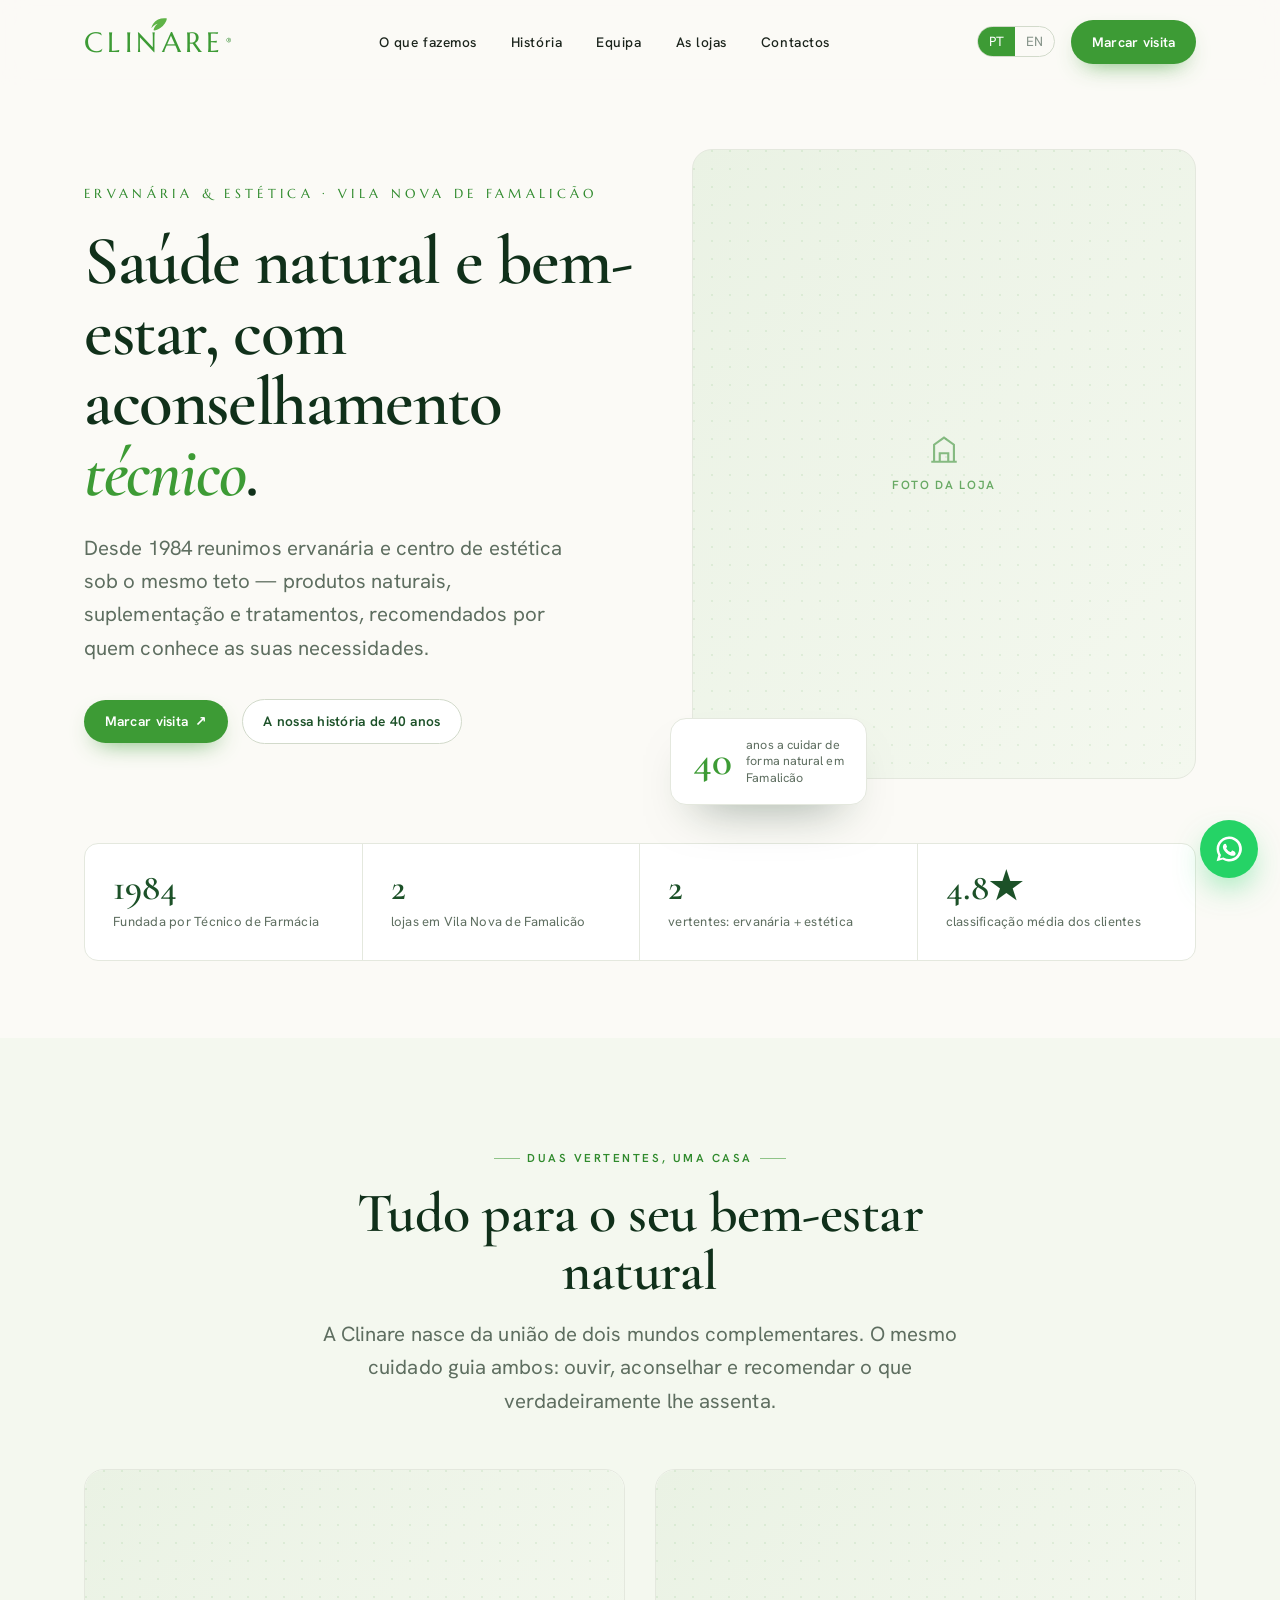
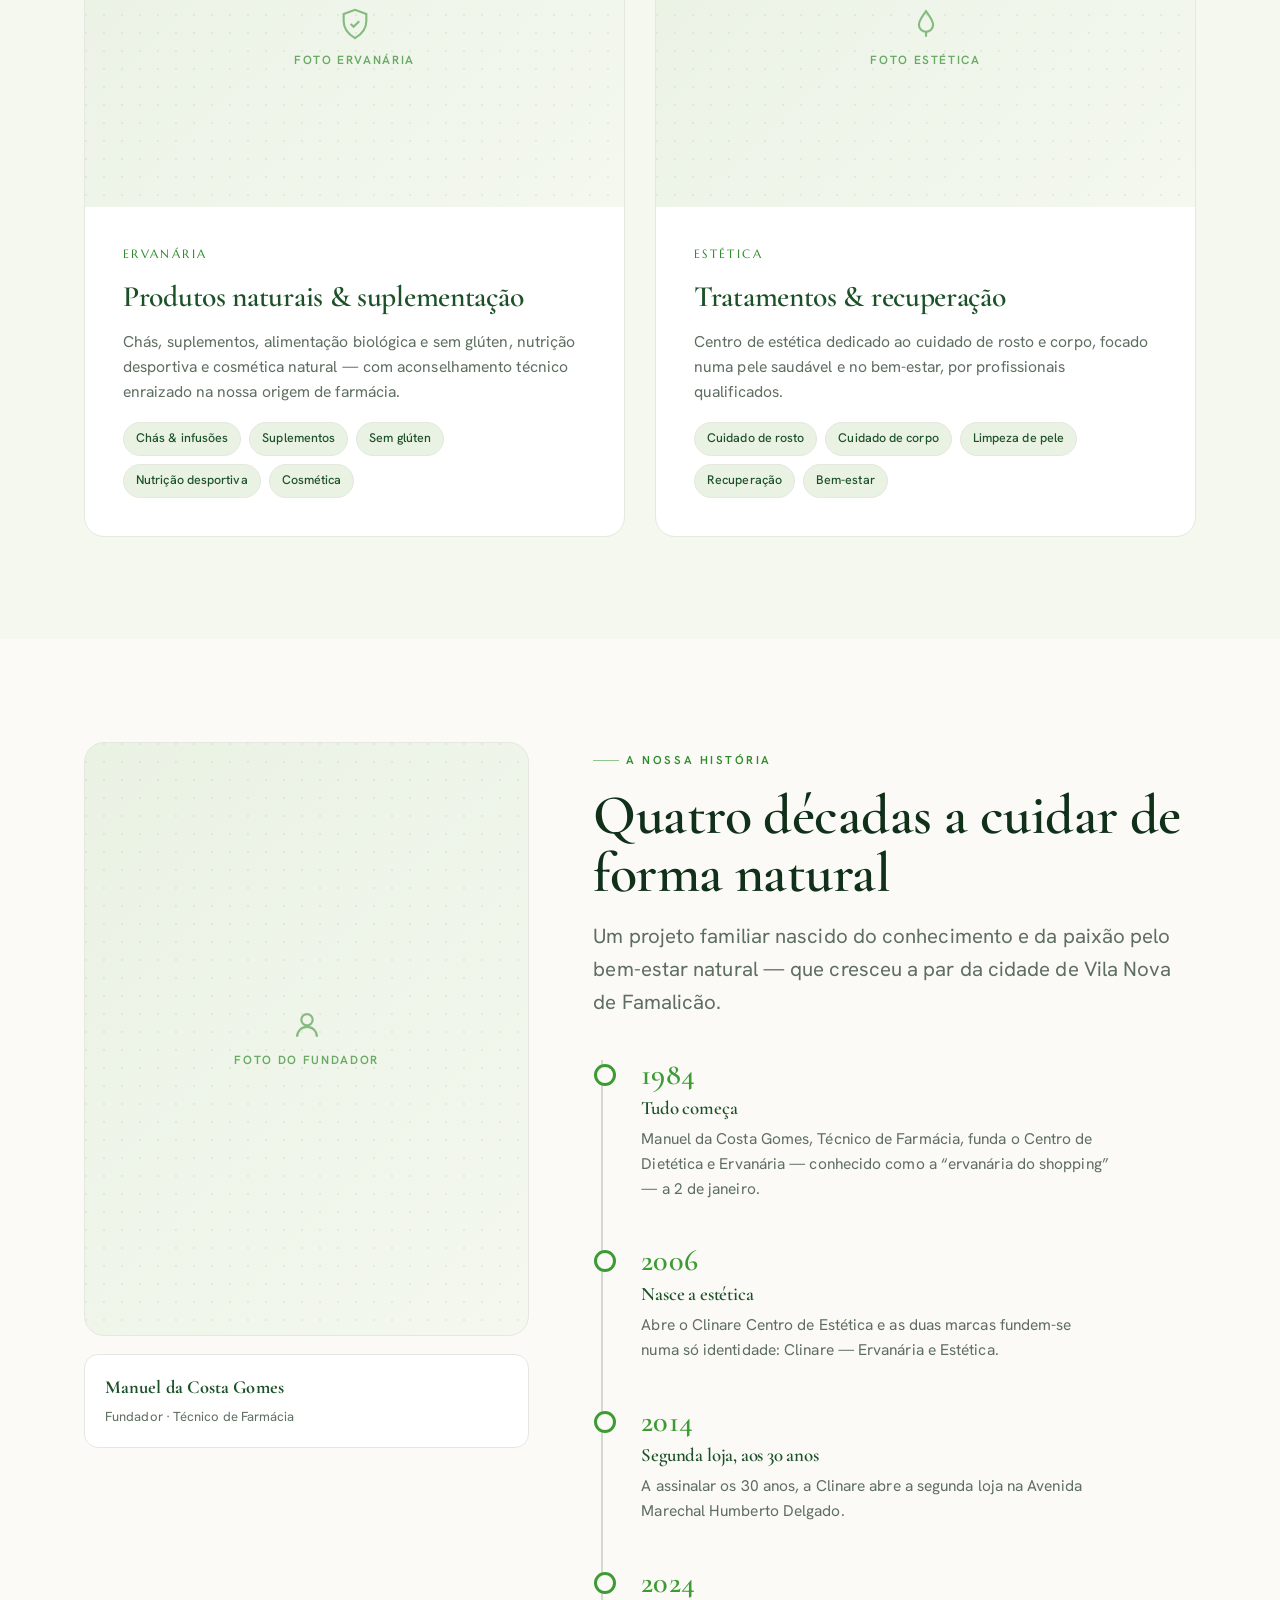
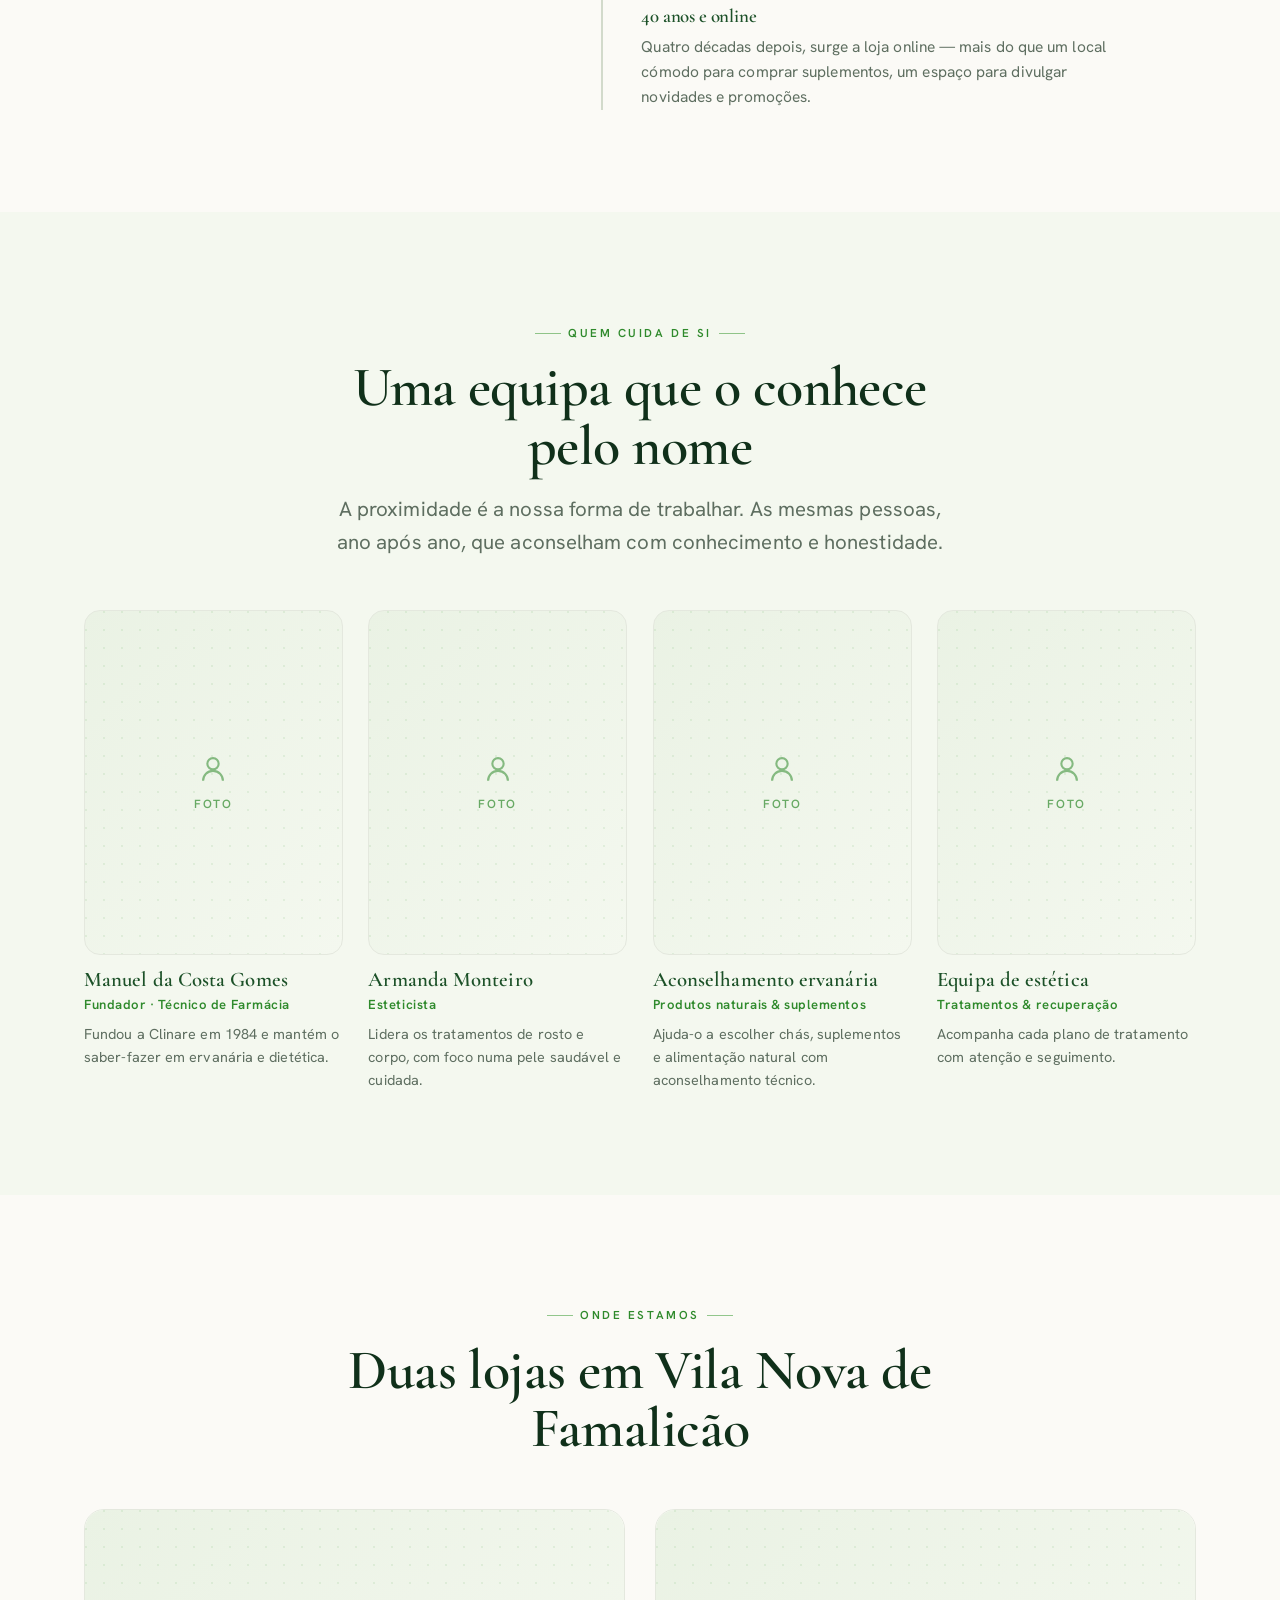
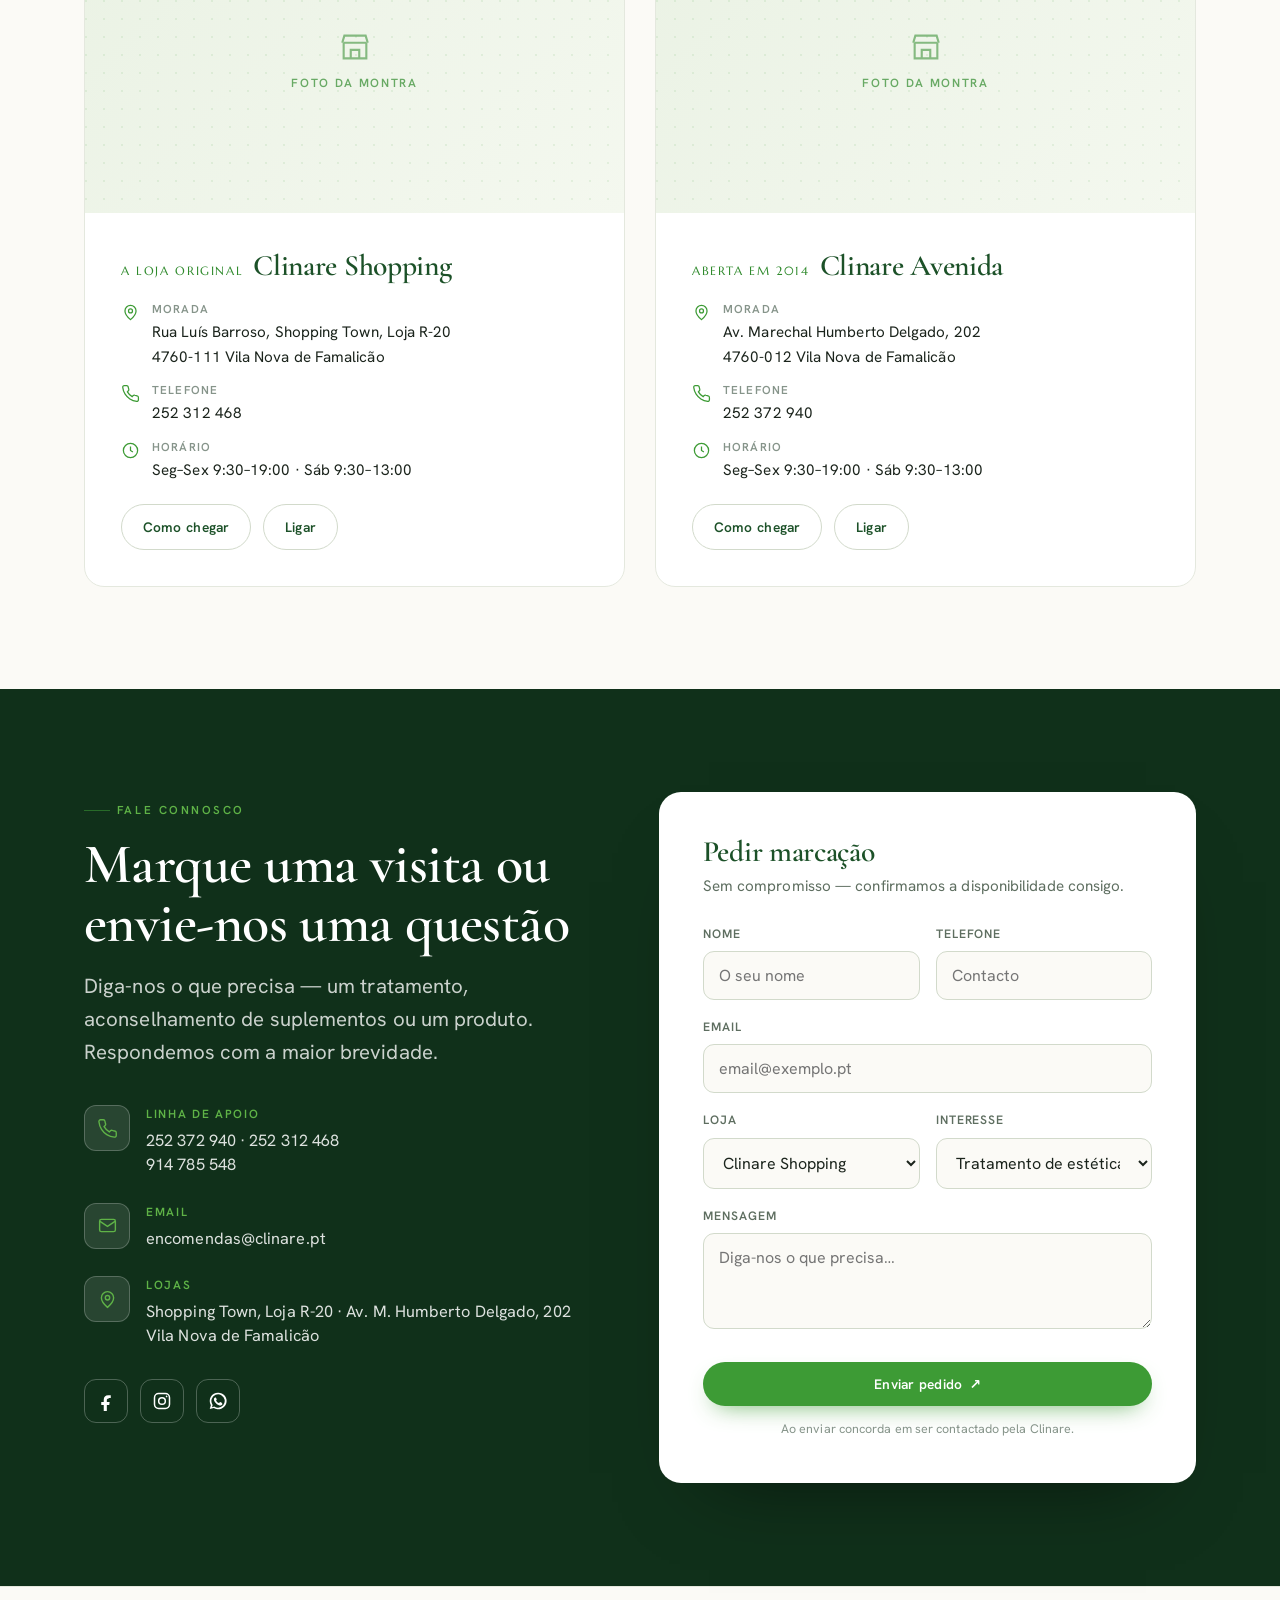
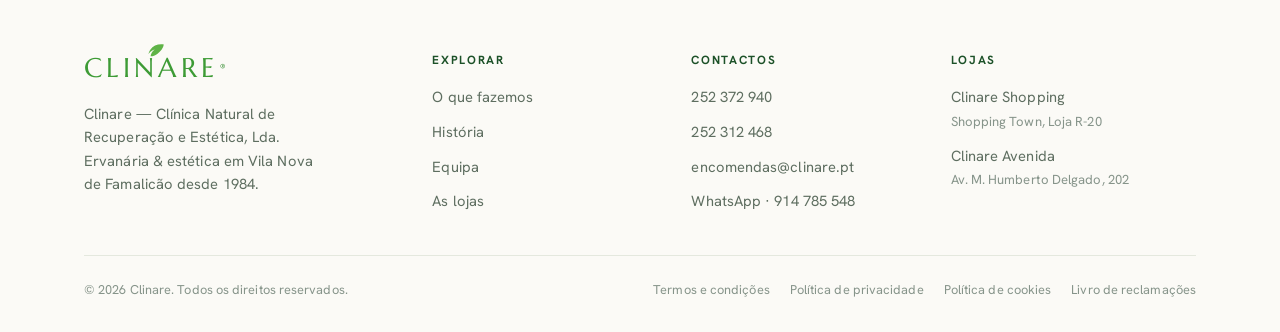
<file: index-print.html>
<!DOCTYPE html>
<html lang="pt">
<head>
<meta charset="UTF-8">
<meta name="viewport" content="width=device-width, initial-scale=1.0">
<title>Clinare — Ervanária & Estética · Vila Nova de Famalicão desde 1984</title>
<meta name="description" content="Clinare — Ervanária & Estética em Vila Nova de Famalicão. Aconselhamento técnico em produtos naturais, suplementação e tratamentos de estética desde 1984.">
<link rel="preconnect" href="https://fonts.googleapis.com">
<link rel="preconnect" href="https://fonts.gstatic.com" crossorigin>
<link href="https://fonts.googleapis.com/css2?family=Cormorant+Garamond:ital,wght@0,500;0,600;0,700;1,500;1,600&family=Hanken+Grotesk:wght@400;500;600;700&family=Marcellus&display=swap" rel="stylesheet">
<link rel="stylesheet" href="styles.css">
<style>
@media print{
  @page{ size:A4 portrait; margin:12mm; }
  html,body{ background:#fff !important; }
  *,*::before,*::after{
    -webkit-print-color-adjust:exact !important;
    print-color-adjust:exact !important;
    animation-delay:-99s !important; animation-duration:.001s !important;
    animation-iteration-count:1 !important; animation-fill-mode:both !important;
    animation-play-state:running !important; transition-duration:0s !important;
  }
  /* show all reveal content */
  .reveal{ opacity:1 !important; transform:none !important; }
  /* hide interactive-only chrome */
  .header, .mobile-panel, .fab, .nav__toggle, .lang, .hero__cta, .store__actions, #marcar-form, .nav__right{ display:none !important; }
  .form-success{ display:block !important; }
  /* neutralize sticky/blur */
  .history__media{ position:static !important; }
  /* page breaks between major sections */
  .section, .hero{ break-inside:avoid; }
  #pilares, #historia, #equipa, #lojas, #contactos{ break-before:page; }
  .pillar, .store, .member, .tl{ break-inside:avoid; }
  /* tame dark section for ink */
  .section--deep{ background:#10301A !important; }
  /* widen content for full page */
  .wrap{ max-width:100% !important; }
  /* keep hero badge from overflowing into next page */
  .hero__badge{ position:static !important; margin-top:18px; display:inline-flex !important; }
  .hero__grid{ gap:24px !important; }
  body{ font-size:12pt; }
}
</style>

</head>
<body>

<!-- ============================ HEADER ============================ -->
<header class="header">
  <div class="wrap nav">
    <a href="#inicio" class="nav__brand" aria-label="Clinare">
      <span class="wordmark">
        <svg class="leaf" viewBox="0 0 24 24" fill="currentColor" aria-hidden="true"><path d="M21 3c-7 0-13 3-16 9-1 2-1.5 4-1.5 6 0 0 2-5 7-7-3 3-4 6-4 9 2 0 5-1 8-4 4-4 6.5-9 6.5-13z"/></svg>
        CLINARE<span class="reg">®</span>
      </span>
    </a>

    <ul class="nav__links">
      <li><a href="#pilares" data-en="What we do">O que fazemos</a></li>
      <li><a href="#historia" data-en="Our story">História</a></li>
      <li><a href="#equipa" data-en="Team">Equipa</a></li>
      <li><a href="#lojas" data-en="Our stores">As lojas</a></li>
      <li><a href="#contactos" data-en="Contact">Contactos</a></li>
    </ul>

    <div class="nav__right">
      <div class="lang" role="group" aria-label="Idioma">
        <button data-lang="pt" class="active">PT</button>
        <button data-lang="en">EN</button>
      </div>
      <a href="#contactos" class="btn btn--primary" data-en="Book a visit">Marcar visita</a>
      <button class="nav__toggle" aria-label="Menu"><span></span></button>
    </div>
  </div>
</header>

<!-- mobile panel -->
<nav class="mobile-panel" aria-label="Menu móvel">
  <a href="#pilares" data-en="What we do">O que fazemos</a>
  <a href="#historia" data-en="Our story">História</a>
  <a href="#equipa" data-en="Team">Equipa</a>
  <a href="#lojas" data-en="Our stores">As lojas</a>
  <a href="#contactos" data-en="Contact">Contactos</a>
  <a href="#contactos" class="btn btn--primary" data-en="Book a visit">Marcar visita</a>
</nav>

<!-- ============================ HERO ============================ -->
<section class="hero" id="inicio">
  <div class="wrap">
    <div class="hero__grid">
      <div class="hero__copy reveal">
        <div class="hero__est" data-en="Herbalist &amp; Aesthetics · Vila Nova de Famalicão">Ervanária &amp; Estética · Vila Nova de Famalicão</div>
        <h1 data-en="Natural health and<br>well-being, with <em>technical</em> guidance.">Saúde natural e bem-estar, com aconselhamento <em>técnico</em>.</h1>
        <p class="lead hero__lead" data-en="Since 1984 we have brought together a herbalist and an aesthetics centre under one roof — natural products, supplements and treatments, recommended by professionals who know your needs.">Desde 1984 reunimos ervanária e centro de estética sob o mesmo teto — produtos naturais, suplementação e tratamentos, recomendados por quem conhece as suas necessidades.</p>
        <div class="hero__cta">
          <a href="#contactos" class="btn btn--primary" data-en="Book a visit">Marcar visita <span class="arr">↗</span></a>
          <a href="#historia" class="btn btn--ghost" data-en="Our 40-year story">A nossa história de 40 anos</a>
        </div>
      </div>

      <div class="hero__media reveal">
        <div class="ph" aria-label="Fotografia da loja Clinare">
          <div class="ph__inner">
            <svg viewBox="0 0 24 24" fill="none" stroke="currentColor" stroke-width="1.5"><path d="M3 21h18M5 21V9l7-5 7 5v12M9 21v-6h6v6"/></svg>
            <span data-en="Store photo">Foto da loja</span>
          </div>
        </div>
        <div class="hero__badge">
          <span class="yr">40</span>
          <span class="lbl" data-en="years of natural care in Famalicão">anos a cuidar de forma natural em Famalicão</span>
        </div>
      </div>
    </div>

    <!-- stat strip -->
    <div class="stats reveal">
      <div class="stat"><b>1984</b><span data-en="Founded by a Pharmacy Technician">Fundada por Técnico de Farmácia</span></div>
      <div class="stat"><b>2</b><span data-en="stores in Vila Nova de Famalicão">lojas em Vila Nova de Famalicão</span></div>
      <div class="stat"><b>2</b><span data-en="areas: herbalist + aesthetics">vertentes: ervanária + estética</span></div>
      <div class="stat"><b>4.8★</b><span data-en="average customer rating">classificação média dos clientes</span></div>
    </div>
  </div>
</section>

<!-- ============================ PILLARS ============================ -->
<section class="section section--sage" id="pilares">
  <div class="wrap">
    <div class="section__head center reveal">
      <span class="eyebrow center" data-en="Two areas, one home">Duas vertentes, uma casa</span>
      <h2 data-en="Everything for your natural well-being">Tudo para o seu bem-estar natural</h2>
      <p class="lead" style="margin-inline:auto" data-en="Clinare was born from the union of two complementary worlds. The same care guides both: listening, advising and recommending what truly fits you.">A Clinare nasce da união de dois mundos complementares. O mesmo cuidado guia ambos: ouvir, aconselhar e recomendar o que verdadeiramente lhe assenta.</p>
    </div>

    <div class="pillars">
      <article class="pillar reveal">
        <div class="ph"><div class="ph__inner"><svg viewBox="0 0 24 24" fill="none" stroke="currentColor" stroke-width="1.5"><path d="M12 22c5-3 8-7 8-12V5l-8-3-8 3v5c0 5 3 9 8 12z"/><path d="M9 12l2 2 4-4"/></svg><span data-en="Herbalist photo">Foto ervanária</span></div></div>
        <div class="pillar__body">
          <span class="pillar__kicker">Ervanária</span>
          <h3 data-en="Natural products &amp; supplementation">Produtos naturais &amp; suplementação</h3>
          <p data-en="Herbal teas, supplements, organic and gluten-free food, sports nutrition and natural cosmetics — with technical advice rooted in our pharmacy origins.">Chás, suplementos, alimentação biológica e sem glúten, nutrição desportiva e cosmética natural — com aconselhamento técnico enraizado na nossa origem de farmácia.</p>
          <ul>
            <li data-en="Herbal teas">Chás &amp; infusões</li>
            <li data-en="Supplements">Suplementos</li>
            <li data-en="Gluten-free">Sem glúten</li>
            <li data-en="Sports nutrition">Nutrição desportiva</li>
            <li data-en="Cosmetics">Cosmética</li>
          </ul>
        </div>
      </article>

      <article class="pillar reveal">
        <div class="ph"><div class="ph__inner"><svg viewBox="0 0 24 24" fill="none" stroke="currentColor" stroke-width="1.5"><path d="M12 3c3 4 5 6.5 5 9.5A5 5 0 0 1 7 12.5C7 9.5 9 7 12 3z"/><path d="M12 21v-4"/></svg><span data-en="Aesthetics photo">Foto estética</span></div></div>
        <div class="pillar__body">
          <span class="pillar__kicker">Estética</span>
          <h3 data-en="Treatments &amp; recovery">Tratamentos &amp; recuperação</h3>
          <p data-en="A dedicated aesthetics centre for face and body care, focused on healthy skin and well-being, delivered by qualified professionals.">Centro de estética dedicado ao cuidado de rosto e corpo, focado numa pele saudável e no bem-estar, por profissionais qualificados.</p>
          <ul>
            <li data-en="Facial care">Cuidado de rosto</li>
            <li data-en="Body care">Cuidado de corpo</li>
            <li data-en="Cleansing">Limpeza de pele</li>
            <li data-en="Recovery">Recuperação</li>
            <li data-en="Well-being">Bem-estar</li>
          </ul>
        </div>
      </article>
    </div>
  </div>
</section>

<!-- ============================ HISTORY ============================ -->
<section class="section" id="historia">
  <div class="wrap">
    <div class="history__grid">
      <div class="history__media reveal">
        <div class="ph"><div class="ph__inner"><svg viewBox="0 0 24 24" fill="none" stroke="currentColor" stroke-width="1.5"><circle cx="12" cy="9" r="4"/><path d="M5 21c0-4 3-7 7-7s7 3 7 7"/></svg><span data-en="Founder photo">Foto do fundador</span></div></div>
        <div class="founder">
          <b>Manuel da Costa Gomes</b>
          <span data-en="Founder · Pharmacy Technician">Fundador · Técnico de Farmácia</span>
        </div>
      </div>

      <div>
        <div class="section__head reveal" style="margin-bottom:40px">
          <span class="eyebrow" data-en="Our story">A nossa história</span>
          <h2 data-en="Four decades of natural care">Quatro décadas a cuidar de forma natural</h2>
          <p class="lead" data-en="A family project born from knowledge and a passion for natural well-being — that grew alongside the city of Vila Nova de Famalicão.">Um projeto familiar nascido do conhecimento e da paixão pelo bem-estar natural — que cresceu a par da cidade de Vila Nova de Famalicão.</p>
        </div>

        <div class="timeline">
          <div class="tl reveal">
            <div class="tl__year">1984</div>
            <h3 data-en="It all begins">Tudo começa</h3>
            <p data-en="Manuel da Costa Gomes, a Pharmacy Technician, founds the Centro de Dietética e Ervanária — known as the “ervanária do shopping” — on the 2nd of January.">Manuel da Costa Gomes, Técnico de Farmácia, funda o Centro de Dietética e Ervanária — conhecido como a “ervanária do shopping” — a 2 de janeiro.</p>
          </div>
          <div class="tl reveal">
            <div class="tl__year">2006</div>
            <h3 data-en="Aesthetics joins in">Nasce a estética</h3>
            <p data-en="The Clinare aesthetics centre opens and the two brands merge into one identity: Clinare — Ervanária e Estética.">Abre o Clinare Centro de Estética e as duas marcas fundem-se numa só identidade: Clinare — Ervanária e Estética.</p>
          </div>
          <div class="tl reveal">
            <div class="tl__year">2014</div>
            <h3 data-en="A second store, 30 years on">Segunda loja, aos 30 anos</h3>
            <p data-en="To mark its 30th anniversary, Clinare opens a second store on Avenida Marechal Humberto Delgado.">A assinalar os 30 anos, a Clinare abre a segunda loja na Avenida Marechal Humberto Delgado.</p>
          </div>
          <div class="tl reveal">
            <div class="tl__year">2024</div>
            <h3 data-en="40 years &amp; online">40 anos e online</h3>
            <p data-en="Four decades on, the online store arrives — more than a convenient way to buy supplements, a space to share news and offers.">Quatro décadas depois, surge a loja online — mais do que um local cómodo para comprar suplementos, um espaço para divulgar novidades e promoções.</p>
          </div>
        </div>
      </div>
    </div>
  </div>
</section>

<!-- ============================ TEAM ============================ -->
<section class="section section--sage" id="equipa">
  <div class="wrap">
    <div class="section__head center reveal">
      <span class="eyebrow center" data-en="Who looks after you">Quem cuida de si</span>
      <h2 data-en="A team that knows you by name">Uma equipa que o conhece pelo nome</h2>
      <p class="lead" style="margin-inline:auto" data-en="Proximity is our way of working. The same people, year after year, who advise with knowledge and honesty.">A proximidade é a nossa forma de trabalhar. As mesmas pessoas, ano após ano, que aconselham com conhecimento e honestidade.</p>
    </div>

    <div class="team">
      <article class="member reveal">
        <div class="ph"><div class="ph__inner"><svg viewBox="0 0 24 24" fill="none" stroke="currentColor" stroke-width="1.5"><circle cx="12" cy="9" r="4"/><path d="M5 21c0-4 3-7 7-7s7 3 7 7"/></svg><span data-en="Photo">Foto</span></div></div>
        <div>
          <div class="member__name">Manuel da Costa Gomes</div>
          <div class="member__role" data-en="Founder · Pharmacy Technician">Fundador · Técnico de Farmácia</div>
          <p class="member__desc" data-en="Founded Clinare in 1984 and still guides its know-how in herbalism and dietetics.">Fundou a Clinare em 1984 e mantém o saber-fazer em ervanária e dietética.</p>
        </div>
      </article>

      <article class="member reveal">
        <div class="ph"><div class="ph__inner"><svg viewBox="0 0 24 24" fill="none" stroke="currentColor" stroke-width="1.5"><circle cx="12" cy="9" r="4"/><path d="M5 21c0-4 3-7 7-7s7 3 7 7"/></svg><span data-en="Photo">Foto</span></div></div>
        <div>
          <div class="member__name">Armanda Monteiro</div>
          <div class="member__role" data-en="Aesthetician">Esteticista</div>
          <p class="member__desc" data-en="Leads facial and body treatments with a focus on healthy, cared-for skin.">Lidera os tratamentos de rosto e corpo, com foco numa pele saudável e cuidada.</p>
        </div>
      </article>

      <article class="member reveal">
        <div class="ph"><div class="ph__inner"><svg viewBox="0 0 24 24" fill="none" stroke="currentColor" stroke-width="1.5"><circle cx="12" cy="9" r="4"/><path d="M5 21c0-4 3-7 7-7s7 3 7 7"/></svg><span data-en="Photo">Foto</span></div></div>
        <div>
          <div class="member__name" data-en="Herbalist advisor">Aconselhamento ervanária</div>
          <div class="member__role" data-en="Natural products &amp; supplements">Produtos naturais &amp; suplementos</div>
          <p class="member__desc" data-en="Helps you choose teas, supplements and natural food with technical advice.">Ajuda-o a escolher chás, suplementos e alimentação natural com aconselhamento técnico.</p>
        </div>
      </article>

      <article class="member reveal">
        <div class="ph"><div class="ph__inner"><svg viewBox="0 0 24 24" fill="none" stroke="currentColor" stroke-width="1.5"><circle cx="12" cy="9" r="4"/><path d="M5 21c0-4 3-7 7-7s7 3 7 7"/></svg><span data-en="Photo">Foto</span></div></div>
        <div>
          <div class="member__name" data-en="Aesthetics team">Equipa de estética</div>
          <div class="member__role" data-en="Treatments &amp; recovery">Tratamentos &amp; recuperação</div>
          <p class="member__desc" data-en="Accompanies each treatment plan with attention and follow-up.">Acompanha cada plano de tratamento com atenção e seguimento.</p>
        </div>
      </article>
    </div>
  </div>
</section>

<!-- ============================ STORES ============================ -->
<section class="section" id="lojas">
  <div class="wrap">
    <div class="section__head center reveal">
      <span class="eyebrow center" data-en="Find us">Onde estamos</span>
      <h2 data-en="Two stores in Vila Nova de Famalicão">Duas lojas em Vila Nova de Famalicão</h2>
    </div>

    <div class="stores">
      <!-- Shopping -->
      <article class="store reveal">
        <div class="ph"><div class="ph__inner"><svg viewBox="0 0 24 24" fill="none" stroke="currentColor" stroke-width="1.5"><path d="M3 9l1.5-5h15L21 9M4 9v11h16V9M4 9h16M9 20v-6h6v6"/></svg><span data-en="Storefront photo">Foto da montra</span></div></div>
        <div class="store__body">
          <div class="store__name">
            <span class="pre" data-en="The original store">A loja original</span>
            <h3>Clinare Shopping</h3>
          </div>
          <div class="store__rows">
            <div class="srow">
              <svg viewBox="0 0 24 24" fill="none" stroke="currentColor" stroke-width="1.6"><path d="M12 21s7-6 7-11a7 7 0 1 0-14 0c0 5 7 11 7 11z"/><circle cx="12" cy="10" r="2.5"/></svg>
              <div><span class="k" data-en="Address">Morada</span>Rua Luís Barroso, Shopping Town, Loja R-20<br>4760-111 Vila Nova de Famalicão</div>
            </div>
            <div class="srow">
              <svg viewBox="0 0 24 24" fill="none" stroke="currentColor" stroke-width="1.6"><path d="M22 16.9v3a2 2 0 0 1-2.2 2 19.8 19.8 0 0 1-8.6-3 19.5 19.5 0 0 1-6-6 19.8 19.8 0 0 1-3-8.6A2 2 0 0 1 4.1 2h3a2 2 0 0 1 2 1.7c.1 1 .4 1.9.7 2.8a2 2 0 0 1-.5 2.1L8.1 9.9a16 16 0 0 0 6 6l1.3-1.3a2 2 0 0 1 2.1-.4c.9.3 1.8.6 2.8.7a2 2 0 0 1 1.7 2z"/></svg>
              <div><span class="k" data-en="Phone">Telefone</span>252 312 468</div>
            </div>
            <div class="srow">
              <svg viewBox="0 0 24 24" fill="none" stroke="currentColor" stroke-width="1.6"><circle cx="12" cy="12" r="9"/><path d="M12 7v5l3 2"/></svg>
              <div><span class="k" data-en="Opening hours">Horário</span><span data-en="Mon–Fri 9:30–19:00 · Sat 9:30–13:00">Seg–Sex 9:30–19:00 · Sáb 9:30–13:00</span></div>
            </div>
          </div>
          <div class="store__actions">
            <a class="btn btn--ghost" href="https://maps.google.com/?q=Clinare+Shopping+Town+Vila+Nova+de+Famalicão" target="_blank" rel="noopener" data-en="Directions">Como chegar</a>
            <a class="btn btn--ghost" href="tel:252312468" data-en="Call">Ligar</a>
          </div>
        </div>
      </article>

      <!-- Avenida -->
      <article class="store reveal">
        <div class="ph"><div class="ph__inner"><svg viewBox="0 0 24 24" fill="none" stroke="currentColor" stroke-width="1.5"><path d="M3 9l1.5-5h15L21 9M4 9v11h16V9M4 9h16M9 20v-6h6v6"/></svg><span data-en="Storefront photo">Foto da montra</span></div></div>
        <div class="store__body">
          <div class="store__name">
            <span class="pre" data-en="Opened in 2014">Aberta em 2014</span>
            <h3>Clinare Avenida</h3>
          </div>
          <div class="store__rows">
            <div class="srow">
              <svg viewBox="0 0 24 24" fill="none" stroke="currentColor" stroke-width="1.6"><path d="M12 21s7-6 7-11a7 7 0 1 0-14 0c0 5 7 11 7 11z"/><circle cx="12" cy="10" r="2.5"/></svg>
              <div><span class="k" data-en="Address">Morada</span>Av. Marechal Humberto Delgado, 202<br>4760-012 Vila Nova de Famalicão</div>
            </div>
            <div class="srow">
              <svg viewBox="0 0 24 24" fill="none" stroke="currentColor" stroke-width="1.6"><path d="M22 16.9v3a2 2 0 0 1-2.2 2 19.8 19.8 0 0 1-8.6-3 19.5 19.5 0 0 1-6-6 19.8 19.8 0 0 1-3-8.6A2 2 0 0 1 4.1 2h3a2 2 0 0 1 2 1.7c.1 1 .4 1.9.7 2.8a2 2 0 0 1-.5 2.1L8.1 9.9a16 16 0 0 0 6 6l1.3-1.3a2 2 0 0 1 2.1-.4c.9.3 1.8.6 2.8.7a2 2 0 0 1 1.7 2z"/></svg>
              <div><span class="k" data-en="Phone">Telefone</span>252 372 940</div>
            </div>
            <div class="srow">
              <svg viewBox="0 0 24 24" fill="none" stroke="currentColor" stroke-width="1.6"><circle cx="12" cy="12" r="9"/><path d="M12 7v5l3 2"/></svg>
              <div><span class="k" data-en="Opening hours">Horário</span><span data-en="Mon–Fri 9:30–19:00 · Sat 9:30–13:00">Seg–Sex 9:30–19:00 · Sáb 9:30–13:00</span></div>
            </div>
          </div>
          <div class="store__actions">
            <a class="btn btn--ghost" href="https://maps.google.com/?q=Clinare+Avenida+Humberto+Delgado+202+Vila+Nova+de+Famalicão" target="_blank" rel="noopener" data-en="Directions">Como chegar</a>
            <a class="btn btn--ghost" href="tel:252372940" data-en="Call">Ligar</a>
          </div>
        </div>
      </article>
    </div>
  </div>
</section>

<!-- ============================ CONTACT ============================ -->
<section class="section section--deep" id="contactos">
  <div class="wrap">
    <div class="contact__grid">
      <div class="reveal">
        <span class="eyebrow" style="color:var(--leaf)" data-en="Get in touch">Fale connosco</span>
        <h2 style="margin-top:16px" data-en="Book a visit or send us a question">Marque uma visita ou envie-nos uma questão</h2>
        <p class="lead" style="color:rgba(255,255,255,.78);margin:18px 0 36px" data-en="Tell us what you need — a treatment, advice on supplements or a product. We reply as soon as possible.">Diga-nos o que precisa — um tratamento, aconselhamento de suplementos ou um produto. Respondemos com a maior brevidade.</p>

        <div class="contact__info">
          <div class="cinfo">
            <div class="cinfo__ic"><svg viewBox="0 0 24 24" fill="none" stroke="currentColor" stroke-width="1.6"><path d="M22 16.9v3a2 2 0 0 1-2.2 2 19.8 19.8 0 0 1-8.6-3 19.5 19.5 0 0 1-6-6 19.8 19.8 0 0 1-3-8.6A2 2 0 0 1 4.1 2h3a2 2 0 0 1 2 1.7c.1 1 .4 1.9.7 2.8a2 2 0 0 1-.5 2.1L8.1 9.9a16 16 0 0 0 6 6l1.3-1.3a2 2 0 0 1 2.1-.4c.9.3 1.8.6 2.8.7a2 2 0 0 1 1.7 2z"/></svg></div>
            <div>
              <h4 data-en="Support line">Linha de apoio</h4>
              <p><a href="tel:252372940">252 372 940</a> · <a href="tel:252312468">252 312 468</a><br><a href="tel:+351914785548">914 785 548</a></p>
            </div>
          </div>
          <div class="cinfo">
            <div class="cinfo__ic"><svg viewBox="0 0 24 24" fill="none" stroke="currentColor" stroke-width="1.6"><rect x="3" y="5" width="18" height="14" rx="2"/><path d="m3 7 9 6 9-6"/></svg></div>
            <div>
              <h4>Email</h4>
              <p><a href="mailto:encomendas@clinare.pt">encomendas@clinare.pt</a></p>
            </div>
          </div>
          <div class="cinfo">
            <div class="cinfo__ic"><svg viewBox="0 0 24 24" fill="none" stroke="currentColor" stroke-width="1.6"><path d="M12 21s7-6 7-11a7 7 0 1 0-14 0c0 5 7 11 7 11z"/><circle cx="12" cy="10" r="2.5"/></svg></div>
            <div>
              <h4 data-en="Stores">Lojas</h4>
              <p data-en="Shopping Town, Loja R-20 · Av. M. Humberto Delgado, 202<br>Vila Nova de Famalicão">Shopping Town, Loja R-20 · Av. M. Humberto Delgado, 202<br>Vila Nova de Famalicão</p>
            </div>
          </div>
          <div class="socials">
            <a href="https://www.facebook.com/" target="_blank" rel="noopener" aria-label="Facebook"><svg viewBox="0 0 24 24" fill="currentColor"><path d="M15.5 8.5h2.2V5.2c-.4-.05-1.7-.2-3.2-.2-3.1 0-5.2 1.9-5.2 5.4v2.8H6.3v3.6h3v9.1h3.7v-9.1h2.9l.45-3.6H13V10.9c0-1 .3-1.7 1.8-1.7z"/></svg></a>
            <a href="https://www.instagram.com/" target="_blank" rel="noopener" aria-label="Instagram"><svg viewBox="0 0 24 24" fill="none" stroke="currentColor" stroke-width="1.8"><rect x="3" y="3" width="18" height="18" rx="5"/><circle cx="12" cy="12" r="4"/><circle cx="17.5" cy="6.5" r="1" fill="currentColor" stroke="none"/></svg></a>
            <a href="https://wa.me/351914785548" target="_blank" rel="noopener" aria-label="WhatsApp"><svg viewBox="0 0 24 24" fill="currentColor"><path d="M12 2a10 10 0 0 0-8.6 15l-1.3 4.7 4.8-1.3A10 10 0 1 0 12 2zm0 18a8 8 0 0 1-4.1-1.1l-.3-.2-2.8.7.8-2.7-.2-.3A8 8 0 1 1 12 20zm4.4-6c-.2-.1-1.4-.7-1.6-.8-.2-.1-.4-.1-.5.1-.2.2-.6.8-.8 1-.1.1-.3.2-.5.1a6.6 6.6 0 0 1-3.2-2.8c-.2-.4.2-.4.6-1.2.1-.1 0-.3 0-.4 0-.1-.5-1.3-.7-1.7-.2-.5-.4-.4-.5-.4h-.5a.9.9 0 0 0-.7.3c-.2.3-.9.9-.9 2.1s.9 2.5 1 2.6c.1.2 1.8 2.8 4.4 3.9 1.6.7 2.2.7 3 .6.5 0 1.4-.6 1.6-1.1.2-.6.2-1 .1-1.1z"/></svg></a>
          </div>
        </div>
      </div>

      <!-- form -->
      <div class="reveal">
        <div class="form-card">
          <form id="marcar-form">
            <h3 data-en="Request a booking">Pedir marcação</h3>
            <p class="sub" data-en="No commitment — we’ll confirm availability with you.">Sem compromisso — confirmamos a disponibilidade consigo.</p>
            <div class="field-row">
              <div class="field">
                <label data-en="Name">Nome</label>
                <input type="text" name="nome" required data-en-ph="Your name" placeholder="O seu nome">
              </div>
              <div class="field">
                <label data-en="Phone">Telefone</label>
                <input type="tel" name="tel" required data-en-ph="Contact number" placeholder="Contacto">
              </div>
            </div>
            <div class="field">
              <label>Email</label>
              <input type="email" name="email" data-en-ph="email@example.com" placeholder="email@exemplo.pt">
            </div>
            <div class="field-row">
              <div class="field">
                <label data-en="Store">Loja</label>
                <select name="loja">
                  <option data-en="Clinare Shopping">Clinare Shopping</option>
                  <option data-en="Clinare Avenida">Clinare Avenida</option>
                  <option data-en="No preference">Sem preferência</option>
                </select>
              </div>
              <div class="field">
                <label data-en="Interest">Interesse</label>
                <select name="servico">
                  <option data-en="Aesthetics treatment">Tratamento de estética</option>
                  <option data-en="Supplement advice">Aconselhamento de suplementos</option>
                  <option data-en="Natural products">Produtos naturais</option>
                  <option data-en="Other">Outro</option>
                </select>
              </div>
            </div>
            <div class="field">
              <label data-en="Message">Mensagem</label>
              <textarea name="msg" data-en-ph="Tell us what you need…" placeholder="Diga-nos o que precisa…"></textarea>
            </div>
            <button type="submit" class="btn btn--primary" data-en="Send request">Enviar pedido <span class="arr">↗</span></button>
            <p class="form-note" data-en="By sending you agree to be contacted by Clinare.">Ao enviar concorda em ser contactado pela Clinare.</p>
          </form>

          <div class="form-success">
            <div class="ok"><svg viewBox="0 0 24 24" fill="none" stroke="currentColor" stroke-width="2"><path d="m5 13 4 4L19 7"/></svg></div>
            <h3 data-en="Request sent!">Pedido enviado!</h3>
            <p data-en="Thank you. We’ll get back to you as soon as possible.">Obrigado. Entraremos em contacto com a maior brevidade.</p>
          </div>
        </div>
      </div>
    </div>
  </div>
</section>

<!-- ============================ FOOTER ============================ -->
<footer class="footer">
  <div class="wrap">
    <div class="footer__top">
      <div class="footer__brand">
        <span class="wordmark">
          <svg class="leaf" viewBox="0 0 24 24" fill="currentColor" aria-hidden="true"><path d="M21 3c-7 0-13 3-16 9-1 2-1.5 4-1.5 6 0 0 2-5 7-7-3 3-4 6-4 9 2 0 5-1 8-4 4-4 6.5-9 6.5-13z"/></svg>
          CLINARE<span class="reg">®</span>
        </span>
        <p data-en="Clinare — Clínica Natural de Recuperação e Estética, Lda. Herbalist &amp; aesthetics in Vila Nova de Famalicão since 1984.">Clinare — Clínica Natural de Recuperação e Estética, Lda. Ervanária &amp; estética em Vila Nova de Famalicão desde 1984.</p>
      </div>
      <div class="footer__col">
        <h5 data-en="Explore">Explorar</h5>
        <ul>
          <li><a href="#pilares" data-en="What we do">O que fazemos</a></li>
          <li><a href="#historia" data-en="Our story">História</a></li>
          <li><a href="#equipa" data-en="Team">Equipa</a></li>
          <li><a href="#lojas" data-en="Stores">As lojas</a></li>
        </ul>
      </div>
      <div class="footer__col">
        <h5 data-en="Contact">Contactos</h5>
        <ul>
          <li><a href="tel:252372940">252 372 940</a></li>
          <li><a href="tel:252312468">252 312 468</a></li>
          <li><a href="mailto:encomendas@clinare.pt">encomendas@clinare.pt</a></li>
          <li><a href="https://wa.me/351914785548" target="_blank" rel="noopener">WhatsApp · 914 785 548</a></li>
        </ul>
      </div>
      <div class="footer__col">
        <h5 data-en="Stores">Lojas</h5>
        <ul>
          <li>Clinare Shopping<br><span style="color:var(--muted-2);font-size:.82rem">Shopping Town, Loja R-20</span></li>
          <li>Clinare Avenida<br><span style="color:var(--muted-2);font-size:.82rem">Av. M. Humberto Delgado, 202</span></li>
        </ul>
      </div>
    </div>
    <div class="footer__bottom">
      <p data-en="© 2026 Clinare. All rights reserved.">© 2026 Clinare. Todos os direitos reservados.</p>
      <div class="legal">
        <a href="#" data-en="Terms &amp; conditions">Termos e condições</a>
        <a href="#" data-en="Privacy policy">Política de privacidade</a>
        <a href="#" data-en="Cookies">Política de cookies</a>
        <a href="https://www.livroreclamacoes.pt/" target="_blank" rel="noopener" data-en="Complaints book">Livro de reclamações</a>
      </div>
    </div>
  </div>
</footer>

<!-- WhatsApp FAB -->
<a class="fab" href="https://wa.me/351914785548" target="_blank" rel="noopener" aria-label="WhatsApp">
  <svg viewBox="0 0 24 24" fill="currentColor"><path d="M12 2a10 10 0 0 0-8.6 15l-1.3 4.7 4.8-1.3A10 10 0 1 0 12 2zm0 18a8 8 0 0 1-4.1-1.1l-.3-.2-2.8.7.8-2.7-.2-.3A8 8 0 1 1 12 20zm4.4-6c-.2-.1-1.4-.7-1.6-.8-.2-.1-.4-.1-.5.1-.2.2-.6.8-.8 1-.1.1-.3.2-.5.1a6.6 6.6 0 0 1-3.2-2.8c-.2-.4.2-.4.6-1.2.1-.1 0-.3 0-.4 0-.1-.5-1.3-.7-1.7-.2-.5-.4-.4-.5-.4h-.5a.9.9 0 0 0-.7.3c-.2.3-.9.9-.9 2.1s.9 2.5 1 2.6c.1.2 1.8 2.8 4.4 3.9 1.6.7 2.2.7 3 .6.5 0 1.4-.6 1.6-1.1.2-.6.2-1 .1-1.1z"/></svg>
</a>

<script src="app.js"></script>
<script>
  (function(){
    function ready(){
      var fonts = (document.fonts && document.fonts.ready) ? document.fonts.ready : Promise.resolve();
      Promise.resolve(fonts).then(function(){
        setTimeout(function(){ window.print(); }, 500);
      });
    }
    if(document.readyState === "complete"){ ready(); }
    else{ window.addEventListener("load", ready); }
  })();
</script>
</body>
</html>
</file>
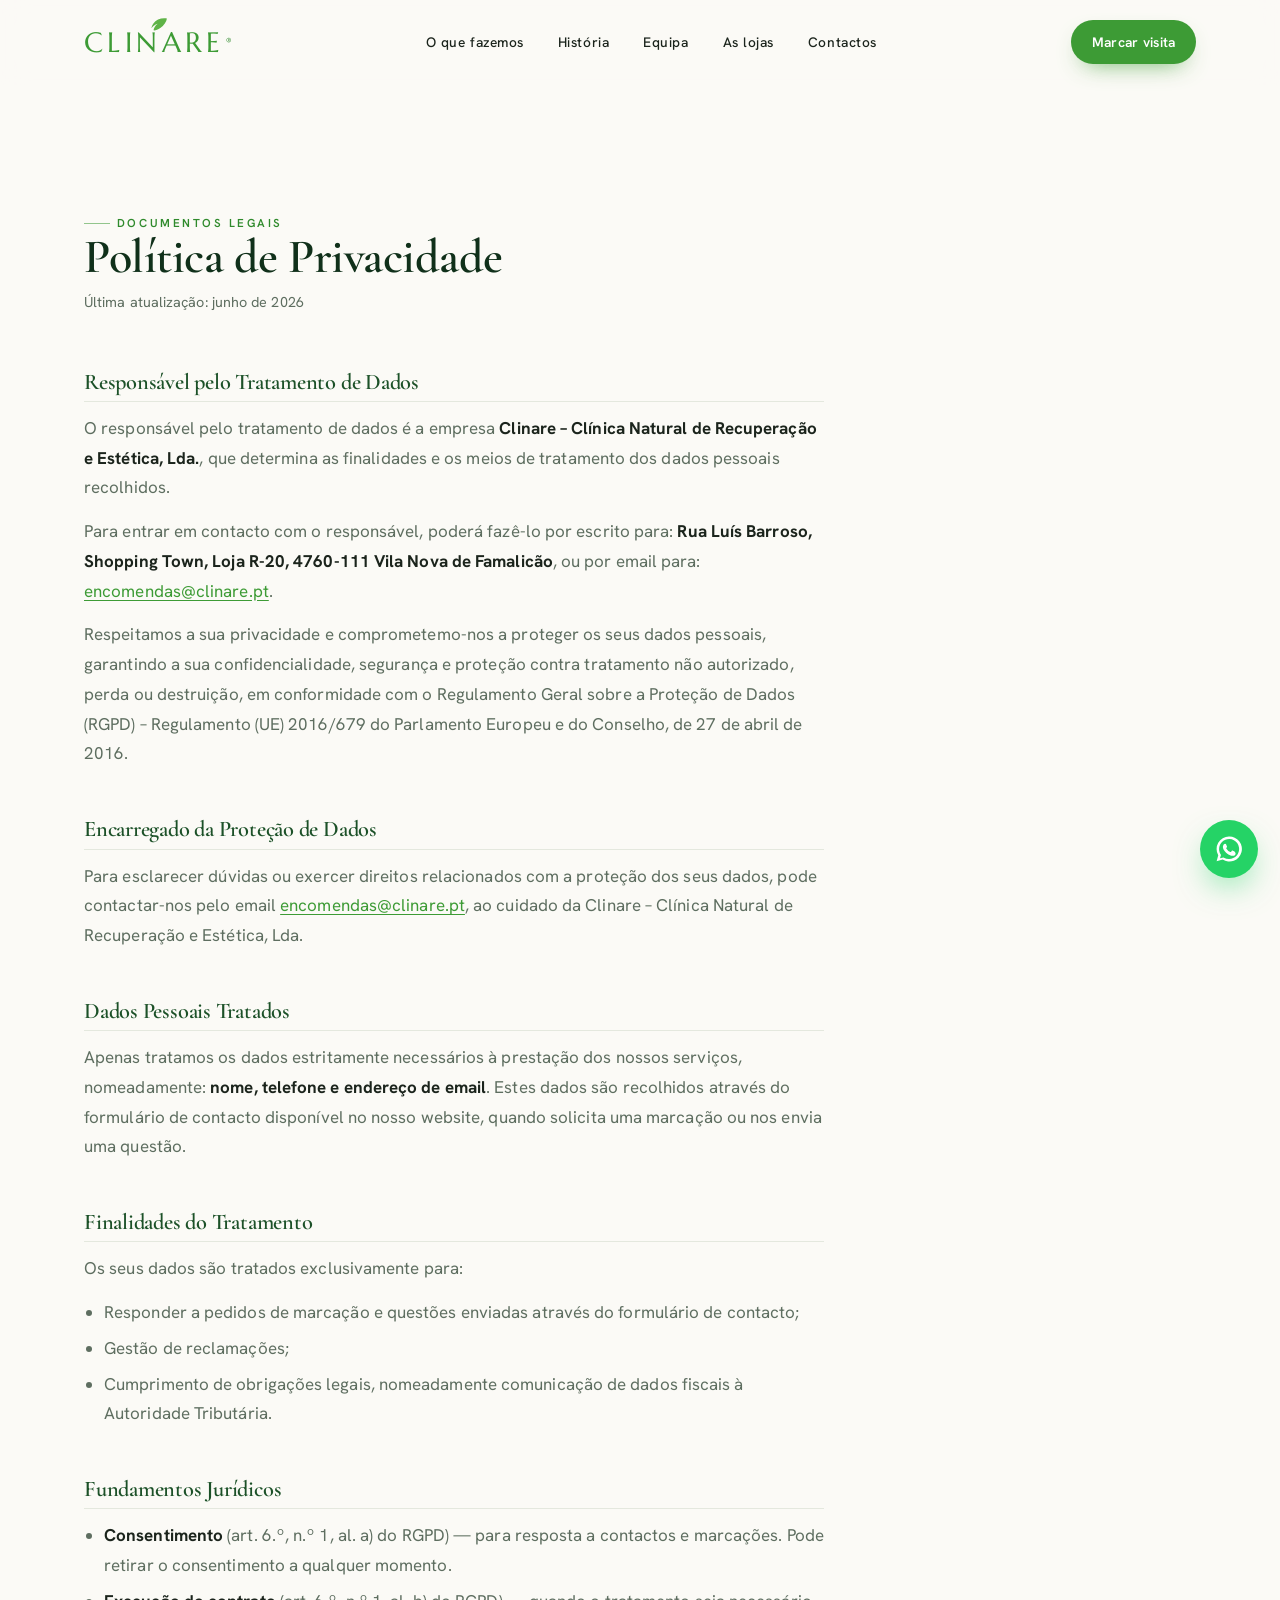
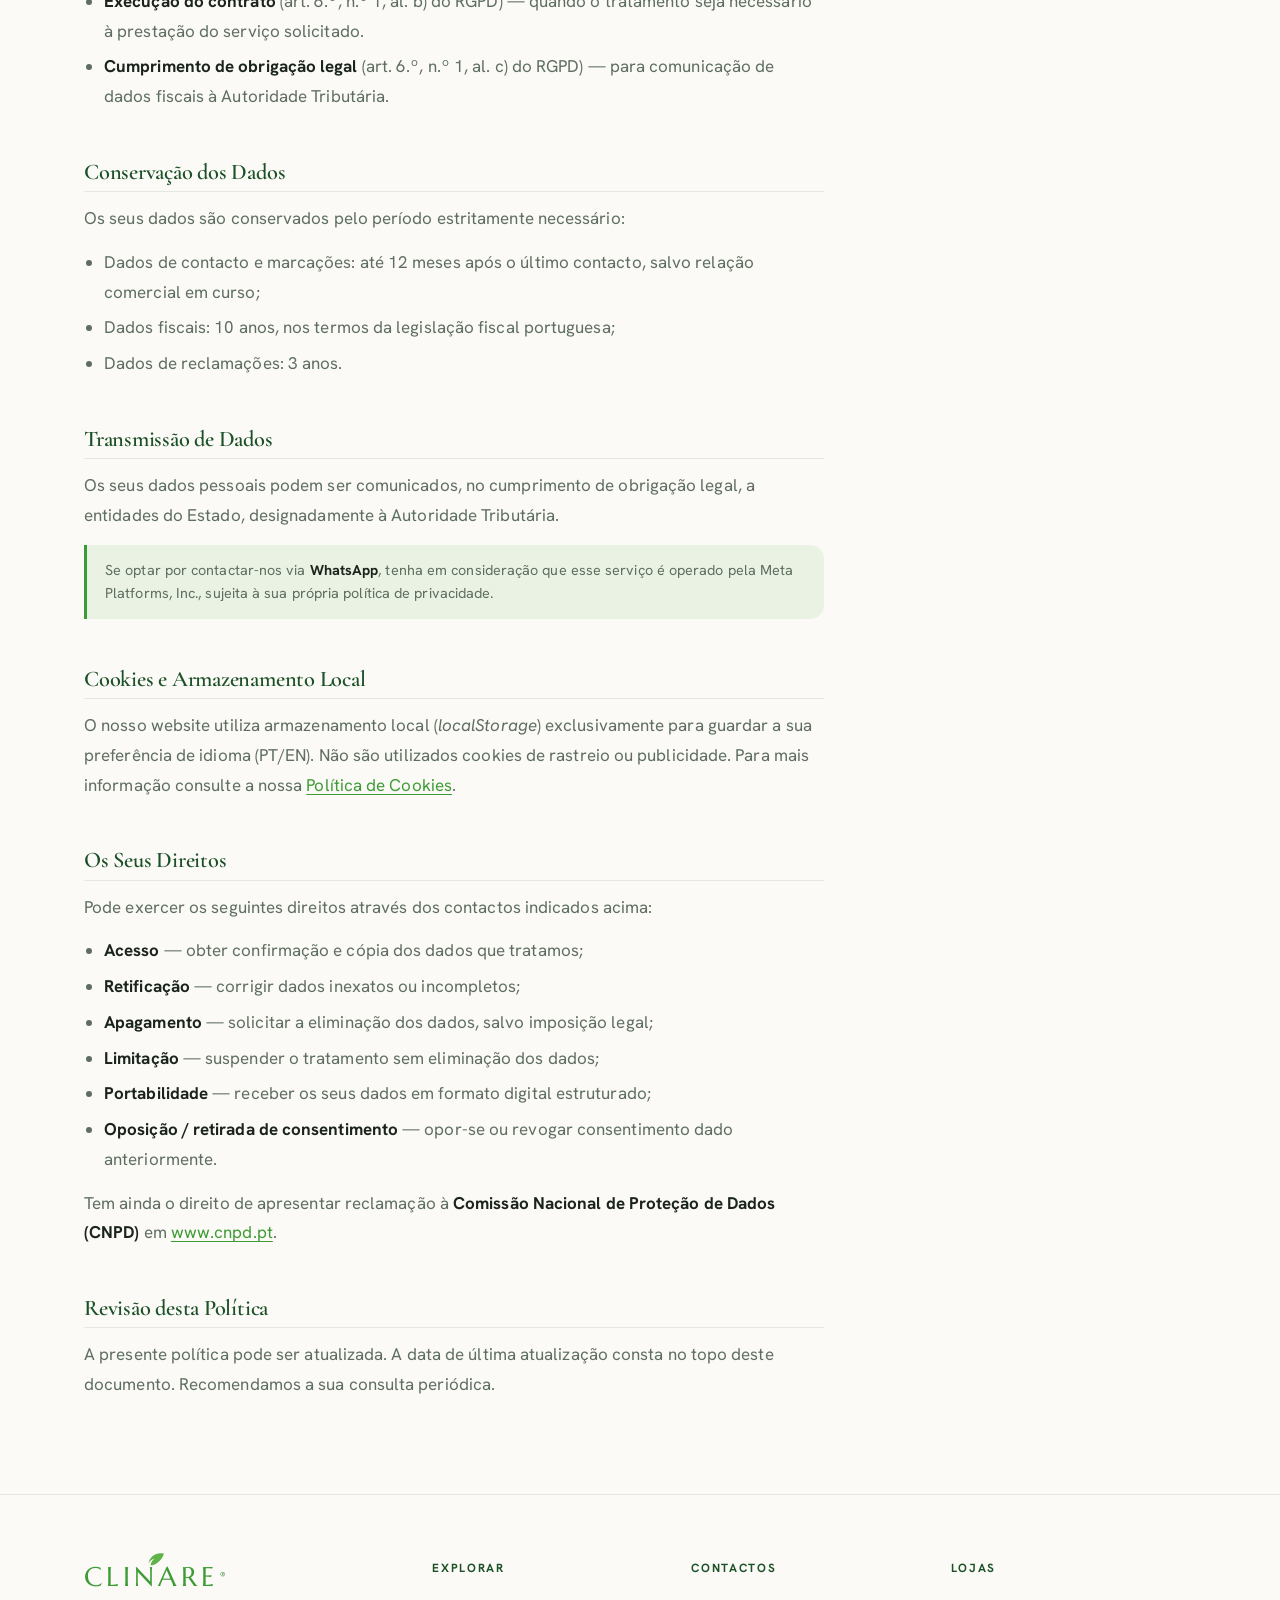
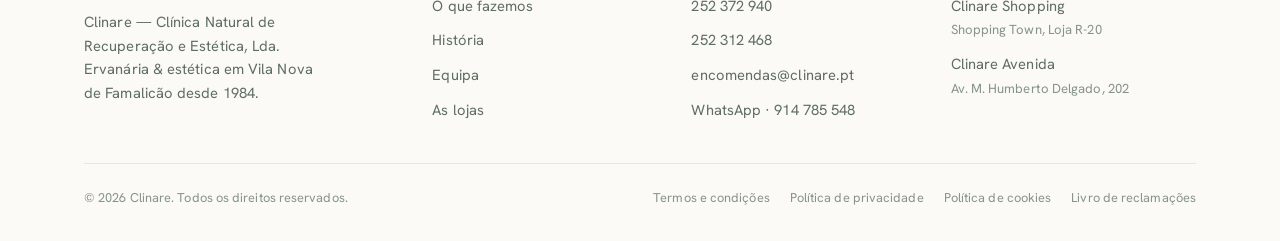
<file: privacidade.html>
<!DOCTYPE html>
<html lang="pt">
<head>
<meta charset="UTF-8">
<meta name="viewport" content="width=device-width, initial-scale=1.0">
<title>Política de Privacidade — Clinare</title>
<meta name="description" content="Política de privacidade da Clinare — Ervanária & Estética em Vila Nova de Famalicão. Informação sobre o tratamento dos seus dados pessoais.">
<meta name="robots" content="noindex, follow">
<link rel="canonical" href="https://mrpintz.github.io/Clinare/privacidade.html">
<link rel="icon" href="favicon.svg" type="image/svg+xml">
<link rel="preconnect" href="https://fonts.googleapis.com">
<link rel="preconnect" href="https://fonts.gstatic.com" crossorigin>
<link href="https://fonts.googleapis.com/css2?family=Cormorant+Garamond:ital,wght@0,500;0,600;0,700;1,500;1,600&family=Hanken+Grotesk:wght@400;500;600;700&family=Marcellus&display=swap" rel="stylesheet">
<link rel="stylesheet" href="styles.css">
<style>
.legal-page{padding:120px 0 80px}
.legal-page h1{font-size:clamp(2rem,4vw,3rem);margin-bottom:8px}
.legal-page .subtitle{color:var(--muted);font-size:.9rem;margin-bottom:56px}
.legal-body{max-width:740px}
.legal-body h2{font-family:var(--serif);font-size:1.4rem;color:var(--green-deep);margin:48px 0 12px;padding-bottom:8px;border-bottom:1px solid var(--line)}
.legal-body h2:first-child{margin-top:0}
.legal-body p{color:var(--muted);line-height:1.75;margin-bottom:14px}
.legal-body ul{color:var(--muted);line-height:1.75;margin:0 0 14px 20px}
.legal-body ul li{margin-bottom:6px}
.legal-body strong{color:var(--ink)}
.legal-body a{color:var(--green);text-decoration:underline;text-underline-offset:3px}
.legal-body .note{background:var(--sage);border-left:3px solid var(--green);padding:14px 18px;border-radius:0 var(--r) var(--r) 0;font-size:.9rem;color:var(--muted)}
</style>
</head>
<body>

<!-- HEADER -->
<header class="header scrolled">
  <div class="wrap nav">
    <a href="index.html" class="nav__brand" aria-label="Clinare">
      <span class="wordmark">
        <svg class="leaf" viewBox="0 0 24 24" fill="currentColor" aria-hidden="true"><path d="M21 3c-7 0-13 3-16 9-1 2-1.5 4-1.5 6 0 0 2-5 7-7-3 3-4 6-4 9 2 0 5-1 8-4 4-4 6.5-9 6.5-13z"/></svg>
        CLINARE<span class="reg">®</span>
      </span>
    </a>
    <ul class="nav__links">
      <li><a href="index.html#pilares">O que fazemos</a></li>
      <li><a href="index.html#historia">História</a></li>
      <li><a href="index.html#equipa">Equipa</a></li>
      <li><a href="index.html#lojas">As lojas</a></li>
      <li><a href="index.html#contactos">Contactos</a></li>
    </ul>
    <div class="nav__right">
      <a href="index.html#contactos" class="btn btn--primary">Marcar visita</a>
      <button class="nav__toggle" aria-label="Menu"><span></span></button>
    </div>
  </div>
</header>

<nav class="mobile-panel" aria-label="Menu móvel">
  <a href="index.html#pilares">O que fazemos</a>
  <a href="index.html#historia">História</a>
  <a href="index.html#equipa">Equipa</a>
  <a href="index.html#lojas">As lojas</a>
  <a href="index.html#contactos">Contactos</a>
  <a href="index.html#contactos" class="btn btn--primary">Marcar visita</a>
</nav>

<!-- CONTENT -->
<main class="legal-page">
  <div class="wrap">
    <span class="eyebrow">Documentos legais</span>
    <h1>Política de Privacidade</h1>
    <p class="subtitle">Última atualização: junho de 2026</p>

    <div class="legal-body">

      <h2>Responsável pelo Tratamento de Dados</h2>
      <p>O responsável pelo tratamento de dados é a empresa <strong>Clinare – Clínica Natural de Recuperação e Estética, Lda.</strong>, que determina as finalidades e os meios de tratamento dos dados pessoais recolhidos.</p>
      <p>Para entrar em contacto com o responsável, poderá fazê-lo por escrito para: <strong>Rua Luís Barroso, Shopping Town, Loja R-20, 4760-111 Vila Nova de Famalicão</strong>, ou por email para: <a href="mailto:encomendas@clinare.pt">encomendas@clinare.pt</a>.</p>
      <p>Respeitamos a sua privacidade e comprometemo-nos a proteger os seus dados pessoais, garantindo a sua confidencialidade, segurança e proteção contra tratamento não autorizado, perda ou destruição, em conformidade com o Regulamento Geral sobre a Proteção de Dados (RGPD) – Regulamento (UE) 2016/679 do Parlamento Europeu e do Conselho, de 27 de abril de 2016.</p>

      <h2>Encarregado da Proteção de Dados</h2>
      <p>Para esclarecer dúvidas ou exercer direitos relacionados com a proteção dos seus dados, pode contactar-nos pelo email <a href="mailto:encomendas@clinare.pt">encomendas@clinare.pt</a>, ao cuidado da Clinare – Clínica Natural de Recuperação e Estética, Lda.</p>

      <h2>Dados Pessoais Tratados</h2>
      <p>Apenas tratamos os dados estritamente necessários à prestação dos nossos serviços, nomeadamente: <strong>nome, telefone e endereço de email</strong>. Estes dados são recolhidos através do formulário de contacto disponível no nosso website, quando solicita uma marcação ou nos envia uma questão.</p>

      <h2>Finalidades do Tratamento</h2>
      <p>Os seus dados são tratados exclusivamente para:</p>
      <ul>
        <li>Responder a pedidos de marcação e questões enviadas através do formulário de contacto;</li>
        <li>Gestão de reclamações;</li>
        <li>Cumprimento de obrigações legais, nomeadamente comunicação de dados fiscais à Autoridade Tributária.</li>
      </ul>

      <h2>Fundamentos Jurídicos</h2>
      <ul>
        <li><strong>Consentimento</strong> (art. 6.º, n.º 1, al. a) do RGPD) — para resposta a contactos e marcações. Pode retirar o consentimento a qualquer momento.</li>
        <li><strong>Execução do contrato</strong> (art. 6.º, n.º 1, al. b) do RGPD) — quando o tratamento seja necessário à prestação do serviço solicitado.</li>
        <li><strong>Cumprimento de obrigação legal</strong> (art. 6.º, n.º 1, al. c) do RGPD) — para comunicação de dados fiscais à Autoridade Tributária.</li>
      </ul>

      <h2>Conservação dos Dados</h2>
      <p>Os seus dados são conservados pelo período estritamente necessário:</p>
      <ul>
        <li>Dados de contacto e marcações: até 12 meses após o último contacto, salvo relação comercial em curso;</li>
        <li>Dados fiscais: 10 anos, nos termos da legislação fiscal portuguesa;</li>
        <li>Dados de reclamações: 3 anos.</li>
      </ul>

      <h2>Transmissão de Dados</h2>
      <p>Os seus dados pessoais podem ser comunicados, no cumprimento de obrigação legal, a entidades do Estado, designadamente à Autoridade Tributária.</p>
      <div class="note">Se optar por contactar-nos via <strong>WhatsApp</strong>, tenha em consideração que esse serviço é operado pela Meta Platforms, Inc., sujeita à sua própria política de privacidade.</div>

      <h2>Cookies e Armazenamento Local</h2>
      <p>O nosso website utiliza armazenamento local (<em>localStorage</em>) exclusivamente para guardar a sua preferência de idioma (PT/EN). Não são utilizados cookies de rastreio ou publicidade. Para mais informação consulte a nossa <a href="cookies.html">Política de Cookies</a>.</p>

      <h2>Os Seus Direitos</h2>
      <p>Pode exercer os seguintes direitos através dos contactos indicados acima:</p>
      <ul>
        <li><strong>Acesso</strong> — obter confirmação e cópia dos dados que tratamos;</li>
        <li><strong>Retificação</strong> — corrigir dados inexatos ou incompletos;</li>
        <li><strong>Apagamento</strong> — solicitar a eliminação dos dados, salvo imposição legal;</li>
        <li><strong>Limitação</strong> — suspender o tratamento sem eliminação dos dados;</li>
        <li><strong>Portabilidade</strong> — receber os seus dados em formato digital estruturado;</li>
        <li><strong>Oposição / retirada de consentimento</strong> — opor-se ou revogar consentimento dado anteriormente.</li>
      </ul>
      <p>Tem ainda o direito de apresentar reclamação à <strong>Comissão Nacional de Proteção de Dados (CNPD)</strong> em <a href="https://www.cnpd.pt" target="_blank" rel="noopener">www.cnpd.pt</a>.</p>

      <h2>Revisão desta Política</h2>
      <p>A presente política pode ser atualizada. A data de última atualização consta no topo deste documento. Recomendamos a sua consulta periódica.</p>

    </div>
  </div>
</main>

<!-- FOOTER -->
<footer class="footer">
  <div class="wrap">
    <div class="footer__top">
      <div class="footer__brand">
        <span class="wordmark">
          <svg class="leaf" viewBox="0 0 24 24" fill="currentColor" aria-hidden="true"><path d="M21 3c-7 0-13 3-16 9-1 2-1.5 4-1.5 6 0 0 2-5 7-7-3 3-4 6-4 9 2 0 5-1 8-4 4-4 6.5-9 6.5-13z"/></svg>
          CLINARE<span class="reg">®</span>
        </span>
        <p>Clinare — Clínica Natural de Recuperação e Estética, Lda. Ervanária &amp; estética em Vila Nova de Famalicão desde 1984.</p>
      </div>
      <div class="footer__col">
        <h5>Explorar</h5>
        <ul>
          <li><a href="index.html#pilares">O que fazemos</a></li>
          <li><a href="index.html#historia">História</a></li>
          <li><a href="index.html#equipa">Equipa</a></li>
          <li><a href="index.html#lojas">As lojas</a></li>
        </ul>
      </div>
      <div class="footer__col">
        <h5>Contactos</h5>
        <ul>
          <li><a href="tel:252372940">252 372 940</a></li>
          <li><a href="tel:252312468">252 312 468</a></li>
          <li><a href="mailto:encomendas@clinare.pt">encomendas@clinare.pt</a></li>
          <li><a href="https://wa.me/351914785548" target="_blank" rel="noopener">WhatsApp · 914 785 548</a></li>
        </ul>
      </div>
      <div class="footer__col">
        <h5>Lojas</h5>
        <ul>
          <li>Clinare Shopping<br><span style="color:var(--muted-2);font-size:.82rem">Shopping Town, Loja R-20</span></li>
          <li>Clinare Avenida<br><span style="color:var(--muted-2);font-size:.82rem">Av. M. Humberto Delgado, 202</span></li>
        </ul>
      </div>
    </div>
    <div class="footer__bottom">
      <p>© 2026 Clinare. Todos os direitos reservados.</p>
      <div class="legal">
        <a href="#">Termos e condições</a>
        <a href="privacidade.html">Política de privacidade</a>
        <a href="cookies.html">Política de cookies</a>
        <a href="https://www.livroreclamacoes.pt/" target="_blank" rel="noopener">Livro de reclamações</a>
      </div>
    </div>
  </div>
</footer>

<a class="fab" href="https://wa.me/351914785548" target="_blank" rel="noopener" aria-label="WhatsApp">
  <svg viewBox="0 0 24 24" fill="currentColor"><path d="M12 2a10 10 0 0 0-8.6 15l-1.3 4.7 4.8-1.3A10 10 0 1 0 12 2zm0 18a8 8 0 0 1-4.1-1.1l-.3-.2-2.8.7.8-2.7-.2-.3A8 8 0 1 1 12 20zm4.4-6c-.2-.1-1.4-.7-1.6-.8-.2-.1-.4-.1-.5.1-.2.2-.6.8-.8 1-.1.1-.3.2-.5.1a6.6 6.6 0 0 1-3.2-2.8c-.2-.4.2-.4.6-1.2.1-.1 0-.3 0-.4 0-.1-.5-1.3-.7-1.7-.2-.5-.4-.4-.5-.4h-.5a.9.9 0 0 0-.7.3c-.2.3-.9.9-.9 2.1s.9 2.5 1 2.6c.1.2 1.8 2.8 4.4 3.9 1.6.7 2.2.7 3 .6.5 0 1.4-.6 1.6-1.1.2-.6.2-1 .1-1.1z"/></svg>
</a>

<script src="app.js"></script>
</body>
</html>
</file>
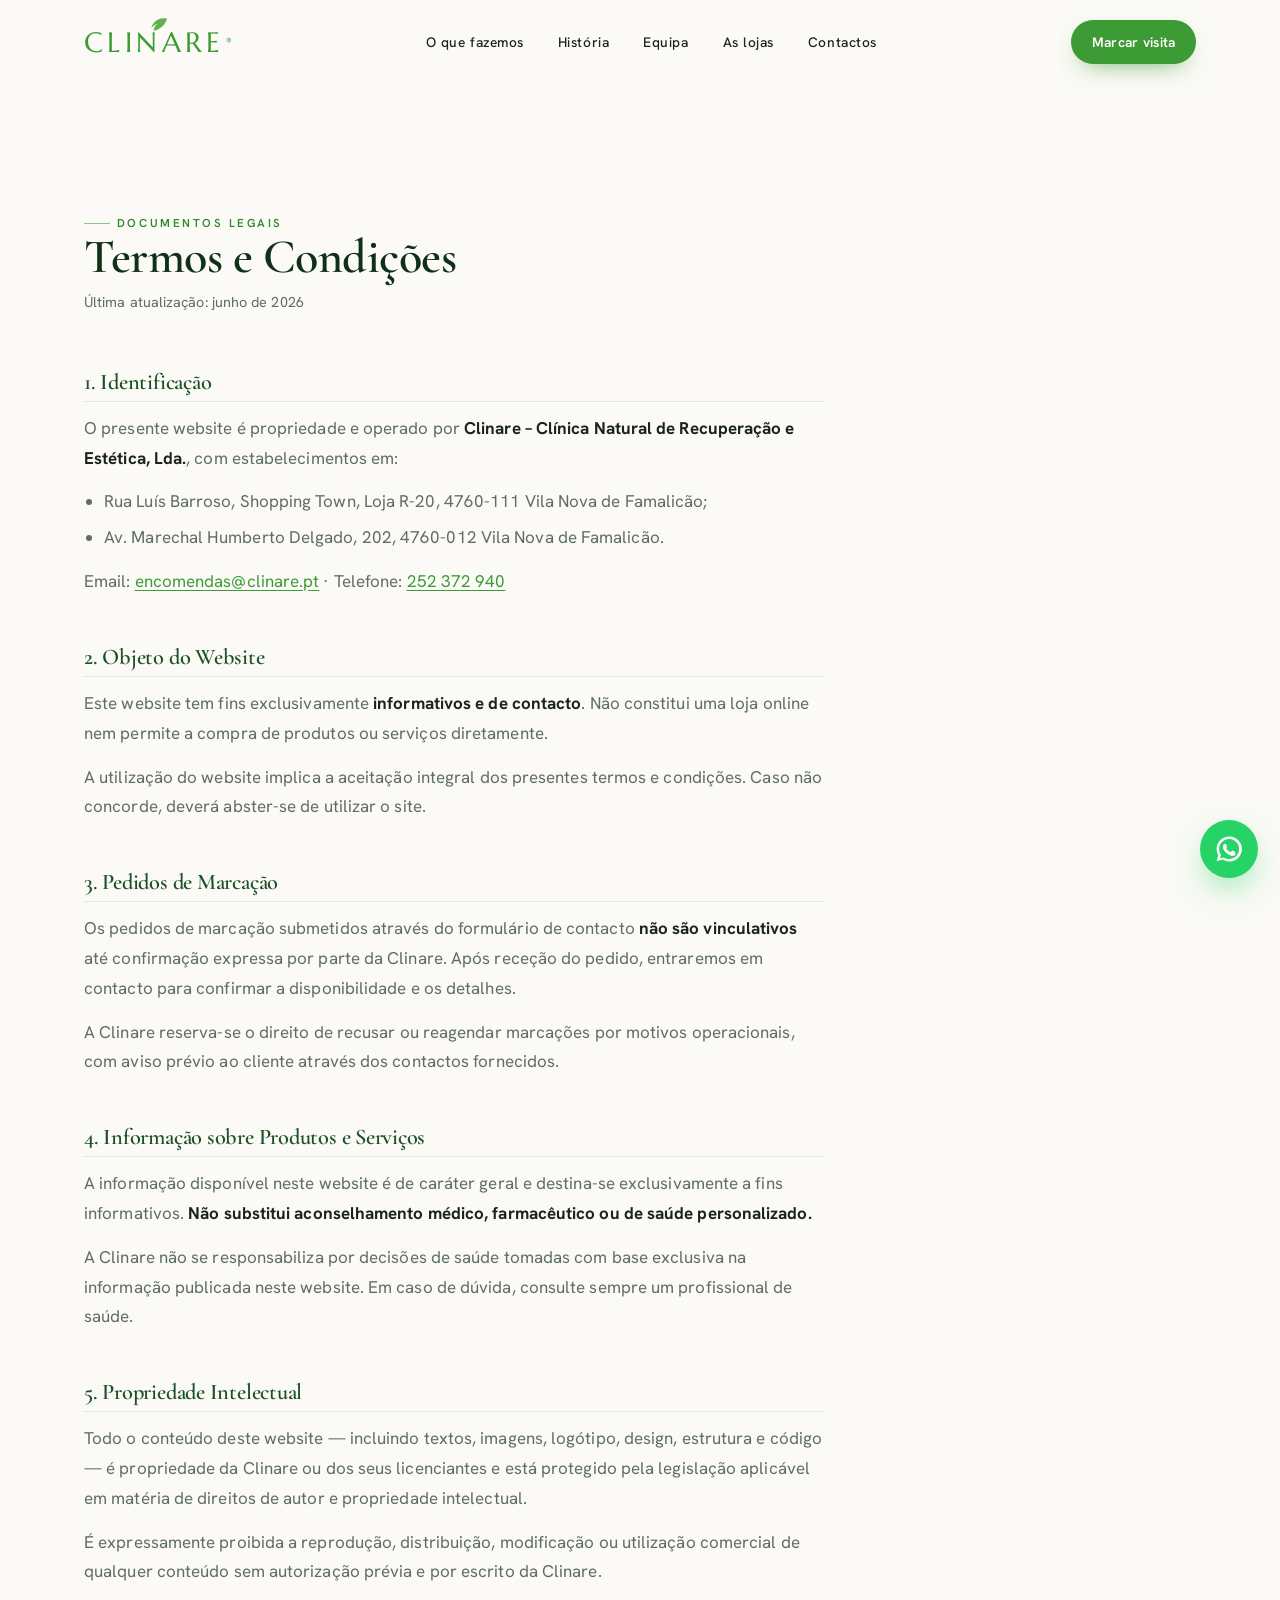
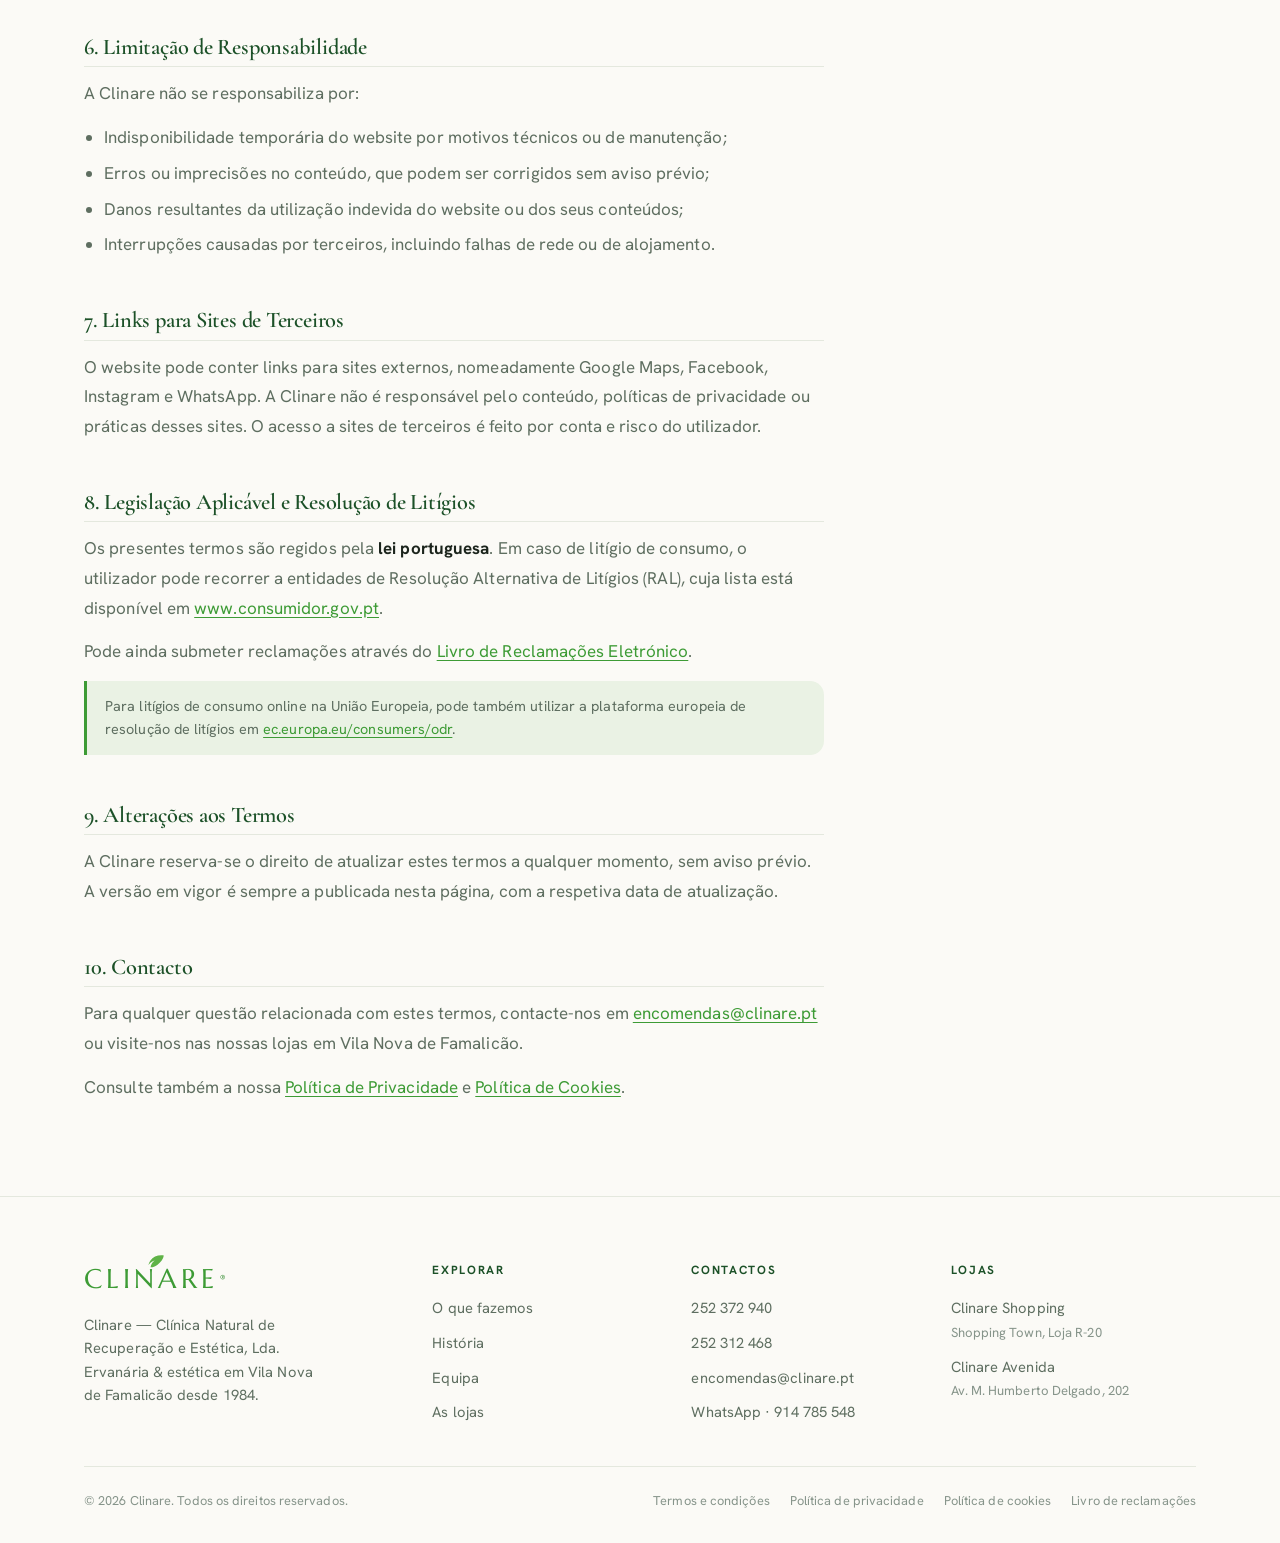
<file: termos.html>
<!DOCTYPE html>
<html lang="pt">
<head>
<meta charset="UTF-8">
<meta name="viewport" content="width=device-width, initial-scale=1.0">
<title>Termos e Condições — Clinare</title>
<meta name="description" content="Termos e condições de utilização do website Clinare — Ervanária & Estética em Vila Nova de Famalicão.">
<meta name="robots" content="noindex, follow">
<link rel="canonical" href="https://mrpintz.github.io/Clinare/termos.html">
<link rel="icon" href="favicon.svg" type="image/svg+xml">
<link rel="preconnect" href="https://fonts.googleapis.com">
<link rel="preconnect" href="https://fonts.gstatic.com" crossorigin>
<link href="https://fonts.googleapis.com/css2?family=Cormorant+Garamond:ital,wght@0,500;0,600;0,700;1,500;1,600&family=Hanken+Grotesk:wght@400;500;600;700&family=Marcellus&display=swap" rel="stylesheet">
<link rel="stylesheet" href="styles.css">
<style>
.legal-page{padding:120px 0 80px}
.legal-page h1{font-size:clamp(2rem,4vw,3rem);margin-bottom:8px}
.legal-page .subtitle{color:var(--muted);font-size:.9rem;margin-bottom:56px}
.legal-body{max-width:740px}
.legal-body h2{font-family:var(--serif);font-size:1.4rem;color:var(--green-deep);margin:48px 0 12px;padding-bottom:8px;border-bottom:1px solid var(--line)}
.legal-body h2:first-child{margin-top:0}
.legal-body p{color:var(--muted);line-height:1.75;margin-bottom:14px}
.legal-body ul{color:var(--muted);line-height:1.75;margin:0 0 14px 20px}
.legal-body ul li{margin-bottom:6px}
.legal-body strong{color:var(--ink)}
.legal-body a{color:var(--green);text-decoration:underline;text-underline-offset:3px}
.legal-body .note{background:var(--sage);border-left:3px solid var(--green);padding:14px 18px;border-radius:0 var(--r) var(--r) 0;font-size:.9rem;color:var(--muted)}
</style>
</head>
<body>

<!-- HEADER -->
<header class="header scrolled">
  <div class="wrap nav">
    <a href="index.html" class="nav__brand" aria-label="Clinare">
      <span class="wordmark">
        <svg class="leaf" viewBox="0 0 24 24" fill="currentColor" aria-hidden="true"><path d="M21 3c-7 0-13 3-16 9-1 2-1.5 4-1.5 6 0 0 2-5 7-7-3 3-4 6-4 9 2 0 5-1 8-4 4-4 6.5-9 6.5-13z"/></svg>
        CLINARE<span class="reg">®</span>
      </span>
    </a>
    <ul class="nav__links">
      <li><a href="index.html#pilares">O que fazemos</a></li>
      <li><a href="index.html#historia">História</a></li>
      <li><a href="index.html#equipa">Equipa</a></li>
      <li><a href="index.html#lojas">As lojas</a></li>
      <li><a href="index.html#contactos">Contactos</a></li>
    </ul>
    <div class="nav__right">
      <a href="index.html#contactos" class="btn btn--primary">Marcar visita</a>
      <button class="nav__toggle" aria-label="Menu"><span></span></button>
    </div>
  </div>
</header>

<nav class="mobile-panel" aria-label="Menu móvel">
  <a href="index.html#pilares">O que fazemos</a>
  <a href="index.html#historia">História</a>
  <a href="index.html#equipa">Equipa</a>
  <a href="index.html#lojas">As lojas</a>
  <a href="index.html#contactos">Contactos</a>
  <a href="index.html#contactos" class="btn btn--primary">Marcar visita</a>
</nav>

<!-- CONTENT -->
<main class="legal-page">
  <div class="wrap">
    <span class="eyebrow">Documentos legais</span>
    <h1>Termos e Condições</h1>
    <p class="subtitle">Última atualização: junho de 2026</p>

    <div class="legal-body">

      <h2>1. Identificação</h2>
      <p>O presente website é propriedade e operado por <strong>Clinare – Clínica Natural de Recuperação e Estética, Lda.</strong>, com estabelecimentos em:</p>
      <ul>
        <li>Rua Luís Barroso, Shopping Town, Loja R-20, 4760-111 Vila Nova de Famalicão;</li>
        <li>Av. Marechal Humberto Delgado, 202, 4760-012 Vila Nova de Famalicão.</li>
      </ul>
      <p>Email: <a href="mailto:encomendas@clinare.pt">encomendas@clinare.pt</a> · Telefone: <a href="tel:252372940">252 372 940</a></p>

      <h2>2. Objeto do Website</h2>
      <p>Este website tem fins exclusivamente <strong>informativos e de contacto</strong>. Não constitui uma loja online nem permite a compra de produtos ou serviços diretamente.</p>
      <p>A utilização do website implica a aceitação integral dos presentes termos e condições. Caso não concorde, deverá abster-se de utilizar o site.</p>

      <h2>3. Pedidos de Marcação</h2>
      <p>Os pedidos de marcação submetidos através do formulário de contacto <strong>não são vinculativos</strong> até confirmação expressa por parte da Clinare. Após receção do pedido, entraremos em contacto para confirmar a disponibilidade e os detalhes.</p>
      <p>A Clinare reserva-se o direito de recusar ou reagendar marcações por motivos operacionais, com aviso prévio ao cliente através dos contactos fornecidos.</p>

      <h2>4. Informação sobre Produtos e Serviços</h2>
      <p>A informação disponível neste website é de caráter geral e destina-se exclusivamente a fins informativos. <strong>Não substitui aconselhamento médico, farmacêutico ou de saúde personalizado.</strong></p>
      <p>A Clinare não se responsabiliza por decisões de saúde tomadas com base exclusiva na informação publicada neste website. Em caso de dúvida, consulte sempre um profissional de saúde.</p>

      <h2>5. Propriedade Intelectual</h2>
      <p>Todo o conteúdo deste website — incluindo textos, imagens, logótipo, design, estrutura e código — é propriedade da Clinare ou dos seus licenciantes e está protegido pela legislação aplicável em matéria de direitos de autor e propriedade intelectual.</p>
      <p>É expressamente proibida a reprodução, distribuição, modificação ou utilização comercial de qualquer conteúdo sem autorização prévia e por escrito da Clinare.</p>

      <h2>6. Limitação de Responsabilidade</h2>
      <p>A Clinare não se responsabiliza por:</p>
      <ul>
        <li>Indisponibilidade temporária do website por motivos técnicos ou de manutenção;</li>
        <li>Erros ou imprecisões no conteúdo, que podem ser corrigidos sem aviso prévio;</li>
        <li>Danos resultantes da utilização indevida do website ou dos seus conteúdos;</li>
        <li>Interrupções causadas por terceiros, incluindo falhas de rede ou de alojamento.</li>
      </ul>

      <h2>7. Links para Sites de Terceiros</h2>
      <p>O website pode conter links para sites externos, nomeadamente Google Maps, Facebook, Instagram e WhatsApp. A Clinare não é responsável pelo conteúdo, políticas de privacidade ou práticas desses sites. O acesso a sites de terceiros é feito por conta e risco do utilizador.</p>

      <h2>8. Legislação Aplicável e Resolução de Litígios</h2>
      <p>Os presentes termos são regidos pela <strong>lei portuguesa</strong>. Em caso de litígio de consumo, o utilizador pode recorrer a entidades de Resolução Alternativa de Litígios (RAL), cuja lista está disponível em <a href="https://www.consumidor.gov.pt" target="_blank" rel="noopener">www.consumidor.gov.pt</a>.</p>
      <p>Pode ainda submeter reclamações através do <a href="https://www.livroreclamacoes.pt" target="_blank" rel="noopener">Livro de Reclamações Eletrónico</a>.</p>
      <div class="note">Para litígios de consumo online na União Europeia, pode também utilizar a plataforma europeia de resolução de litígios em <a href="https://ec.europa.eu/consumers/odr" target="_blank" rel="noopener">ec.europa.eu/consumers/odr</a>.</div>

      <h2>9. Alterações aos Termos</h2>
      <p>A Clinare reserva-se o direito de atualizar estes termos a qualquer momento, sem aviso prévio. A versão em vigor é sempre a publicada nesta página, com a respetiva data de atualização.</p>

      <h2>10. Contacto</h2>
      <p>Para qualquer questão relacionada com estes termos, contacte-nos em <a href="mailto:encomendas@clinare.pt">encomendas@clinare.pt</a> ou visite-nos nas nossas lojas em Vila Nova de Famalicão.</p>
      <p>Consulte também a nossa <a href="privacidade.html">Política de Privacidade</a> e <a href="cookies.html">Política de Cookies</a>.</p>

    </div>
  </div>
</main>

<!-- FOOTER -->
<footer class="footer">
  <div class="wrap">
    <div class="footer__top">
      <div class="footer__brand">
        <span class="wordmark">
          <svg class="leaf" viewBox="0 0 24 24" fill="currentColor" aria-hidden="true"><path d="M21 3c-7 0-13 3-16 9-1 2-1.5 4-1.5 6 0 0 2-5 7-7-3 3-4 6-4 9 2 0 5-1 8-4 4-4 6.5-9 6.5-13z"/></svg>
          CLINARE<span class="reg">®</span>
        </span>
        <p>Clinare — Clínica Natural de Recuperação e Estética, Lda. Ervanária &amp; estética em Vila Nova de Famalicão desde 1984.</p>
      </div>
      <div class="footer__col">
        <h5>Explorar</h5>
        <ul>
          <li><a href="index.html#pilares">O que fazemos</a></li>
          <li><a href="index.html#historia">História</a></li>
          <li><a href="index.html#equipa">Equipa</a></li>
          <li><a href="index.html#lojas">As lojas</a></li>
        </ul>
      </div>
      <div class="footer__col">
        <h5>Contactos</h5>
        <ul>
          <li><a href="tel:252372940">252 372 940</a></li>
          <li><a href="tel:252312468">252 312 468</a></li>
          <li><a href="mailto:encomendas@clinare.pt">encomendas@clinare.pt</a></li>
          <li><a href="https://wa.me/351914785548" target="_blank" rel="noopener">WhatsApp · 914 785 548</a></li>
        </ul>
      </div>
      <div class="footer__col">
        <h5>Lojas</h5>
        <ul>
          <li>Clinare Shopping<br><span style="color:var(--muted-2);font-size:.82rem">Shopping Town, Loja R-20</span></li>
          <li>Clinare Avenida<br><span style="color:var(--muted-2);font-size:.82rem">Av. M. Humberto Delgado, 202</span></li>
        </ul>
      </div>
    </div>
    <div class="footer__bottom">
      <p>© 2026 Clinare. Todos os direitos reservados.</p>
      <div class="legal">
        <a href="termos.html">Termos e condições</a>
        <a href="privacidade.html">Política de privacidade</a>
        <a href="cookies.html">Política de cookies</a>
        <a href="https://www.livroreclamacoes.pt/" target="_blank" rel="noopener">Livro de reclamações</a>
      </div>
    </div>
  </div>
</footer>

<a class="fab" href="https://wa.me/351914785548" target="_blank" rel="noopener" aria-label="WhatsApp">
  <svg viewBox="0 0 24 24" fill="currentColor"><path d="M12 2a10 10 0 0 0-8.6 15l-1.3 4.7 4.8-1.3A10 10 0 1 0 12 2zm0 18a8 8 0 0 1-4.1-1.1l-.3-.2-2.8.7.8-2.7-.2-.3A8 8 0 1 1 12 20zm4.4-6c-.2-.1-1.4-.7-1.6-.8-.2-.1-.4-.1-.5.1-.2.2-.6.8-.8 1-.1.1-.3.2-.5.1a6.6 6.6 0 0 1-3.2-2.8c-.2-.4.2-.4.6-1.2.1-.1 0-.3 0-.4 0-.1-.5-1.3-.7-1.7-.2-.5-.4-.4-.5-.4h-.5a.9.9 0 0 0-.7.3c-.2.3-.9.9-.9 2.1s.9 2.5 1 2.6c.1.2 1.8 2.8 4.4 3.9 1.6.7 2.2.7 3 .6.5 0 1.4-.6 1.6-1.1.2-.6.2-1 .1-1.1z"/></svg>
</a>

<script src="app.js"></script>
</body>
</html>
</file>
<file: styles.css>
/* ============================================================
   CLINARE — Ervanária & Estética
   Visual system: botanical-clinical. Brand green + serif heritage.
   ============================================================ */

:root{
  --green:#3D9B35;
  --green-600:#2F8A2C;
  --green-deep:#1C5128;
  --green-ink:#10301A;
  --leaf:#5FB347;
  --sage:#EAF2E4;
  --sage-2:#F4F8EF;
  --cream:#FBFAF6;
  --paper:#FFFFFF;
  --ink:#1B241C;
  --muted:#5E6E60;
  --muted-2:#86948A;
  --line:#E4E8DE;
  --line-strong:#D2DACB;

  --serif:"Cormorant Garamond", Georgia, serif;
  --display:"Marcellus", Georgia, serif;
  --sans:"Hanken Grotesk", system-ui, sans-serif;

  --maxw:1240px;
  --pad:clamp(20px,5vw,64px);
  --r:14px;
}

*{box-sizing:border-box;margin:0;padding:0}
html{scroll-behavior:smooth;-webkit-text-size-adjust:100%}
body{
  font-family:var(--sans);
  color:var(--ink);
  background:var(--cream);
  line-height:1.6;
  font-size:17px;
  letter-spacing:.005em;
  -webkit-font-smoothing:antialiased;
  text-rendering:optimizeLegibility;
  overflow-x:hidden;
}
img{max-width:100%;display:block}
a{color:inherit;text-decoration:none}
button{font-family:inherit;cursor:pointer;border:none;background:none}
::selection{background:var(--leaf);color:#fff}

.wrap{max-width:var(--maxw);margin:0 auto;padding-inline:var(--pad)}

/* ---------- Typographic helpers ---------- */
.eyebrow{
  font-family:var(--sans);
  font-size:.72rem;
  font-weight:600;
  letter-spacing:.22em;
  text-transform:uppercase;
  color:var(--green-600);
  display:inline-flex;
  align-items:center;
  gap:.6em;
}
.eyebrow::before{
  content:"";
  width:26px;height:1px;background:var(--green);opacity:.55;
}
.eyebrow.center{justify-content:center}
.eyebrow.center::after{content:"";width:26px;height:1px;background:var(--green);opacity:.55}

h1,h2,h3{font-family:var(--serif);font-weight:600;line-height:1.04;color:var(--green-ink);letter-spacing:-.01em}
h2{font-size:clamp(2.1rem,4.6vw,3.5rem)}
h3{font-size:clamp(1.4rem,2.4vw,1.85rem);line-height:1.12}
.lead{font-size:clamp(1.05rem,1.6vw,1.28rem);color:var(--muted);line-height:1.62;max-width:62ch}

/* ============================================================
   WORDMARK
   ============================================================ */
.wordmark{
  font-family:var(--display);
  font-weight:400;
  letter-spacing:.16em;
  color:var(--green);
  line-height:1;
  display:inline-block;
  position:relative;
  white-space:nowrap;
  padding-top:.18em;
}
.wordmark .leaf{
  position:absolute;
  top:-.34em;
  left:50%;
  transform:translateX(-46%) rotate(8deg);
  width:.7em;height:.7em;
  color:var(--leaf);
}
.wordmark .reg{
  font-family:var(--sans);
  font-weight:500;
  font-size:.32em;
  letter-spacing:0;
  vertical-align:.9em;
  margin-left:.18em;
  color:var(--green-600);
}

/* ============================================================
   HEADER / NAV
   ============================================================ */
.header{
  position:sticky;top:0;z-index:60;
  background:color-mix(in srgb, var(--cream) 86%, transparent);
  backdrop-filter:saturate(1.4) blur(14px);
  border-bottom:1px solid transparent;
  transition:border-color .3s, background .3s, box-shadow .3s;
}
.header.scrolled{
  border-bottom-color:var(--line);
  background:color-mix(in srgb, var(--cream) 94%, transparent);
  box-shadow:0 6px 30px -22px rgba(16,48,26,.5);
}
.nav{
  display:flex;align-items:center;justify-content:space-between;
  gap:24px;height:84px;
}
.nav__brand .wordmark{font-size:1.72rem}
.nav__links{
  display:flex;align-items:center;gap:34px;
  list-style:none;
}
.nav__links a{
  font-size:.86rem;font-weight:500;letter-spacing:.04em;
  color:var(--ink);position:relative;padding:6px 0;white-space:nowrap;
  transition:color .2s;
}
.nav__links a::after{
  content:"";position:absolute;left:0;right:100%;bottom:0;height:1.5px;
  background:var(--green);transition:right .28s ease;
}
.nav__links a:hover{color:var(--green-deep)}
.nav__links a:hover::after{right:0}

.nav__right{display:flex;align-items:center;gap:16px}

.lang{
  display:inline-flex;align-items:center;
  border:1px solid var(--line-strong);border-radius:999px;
  overflow:hidden;font-size:.74rem;font-weight:600;letter-spacing:.06em;
}
.lang button{padding:6px 11px;color:var(--muted-2);transition:.2s;background:transparent}
.lang button.active{background:var(--green);color:#fff}

.btn{
  display:inline-flex;align-items:center;gap:.5em;
  font-family:var(--sans);font-weight:600;font-size:.86rem;letter-spacing:.02em;
  padding:.78em 1.5em;border-radius:999px;
  transition:transform .2s, box-shadow .25s, background .25s, color .2s;
  white-space:nowrap;
}
.btn--primary{background:var(--green);color:#fff;box-shadow:0 10px 24px -12px rgba(61,155,53,.85)}
.btn--primary:hover{background:var(--green-600);transform:translateY(-2px);box-shadow:0 16px 30px -14px rgba(61,155,53,.9)}
.btn--ghost{border:1px solid var(--line-strong);color:var(--green-deep);background:var(--paper)}
.btn--ghost:hover{border-color:var(--green);color:var(--green);transform:translateY(-2px)}
.btn--light{background:rgba(255,255,255,.16);color:#fff;border:1px solid rgba(255,255,255,.45)}
.btn--light:hover{background:rgba(255,255,255,.28);transform:translateY(-2px)}
.btn .arr{transition:transform .25s}
.btn:hover .arr{transform:translate(3px,-3px)}

.nav__toggle{display:none;width:42px;height:42px;border-radius:10px;border:1px solid var(--line-strong);align-items:center;justify-content:center;background:var(--paper)}
.nav__toggle span,.nav__toggle span::before,.nav__toggle span::after{
  content:"";display:block;width:18px;height:2px;background:var(--green-deep);border-radius:2px;position:relative;transition:.25s
}
.nav__toggle span::before{position:absolute;top:-6px}
.nav__toggle span::after{position:absolute;top:6px}

/* ============================================================
   HERO
   ============================================================ */
.hero{position:relative;padding-top:clamp(36px,5vw,72px);padding-bottom:clamp(40px,6vw,90px)}
.hero__grid{
  display:grid;grid-template-columns:1.05fr .95fr;gap:clamp(28px,4vw,64px);
  align-items:center;
}
.hero__est{
  font-family:var(--display);font-size:.8rem;letter-spacing:.34em;text-transform:uppercase;
  color:var(--green-600);margin-bottom:22px;
}
.hero h1{
  font-size:clamp(2.6rem,5.4vw,4.6rem);
  line-height:1.02;
  letter-spacing:-.02em;
  margin-bottom:24px;
  hyphens:auto;
}
.hero h1 em{font-style:italic;color:var(--green)}
.hero__lead{margin-bottom:34px;max-width:46ch}
.hero__cta{display:flex;flex-wrap:wrap;gap:14px;align-items:center}

.hero__media{position:relative}
.hero__media .ph{aspect-ratio:4/5;border-radius:20px}
.hero__badge{
  position:absolute;left:-22px;bottom:-26px;
  background:var(--paper);border:1px solid var(--line);
  border-radius:16px;padding:18px 22px;
  box-shadow:0 24px 50px -28px rgba(16,48,26,.55);
  display:flex;align-items:center;gap:14px;
}
.hero__badge .yr{font-family:var(--serif);font-size:2.6rem;font-weight:600;color:var(--green);line-height:.9}
.hero__badge .lbl{font-size:.78rem;color:var(--muted);line-height:1.3;max-width:14ch}

/* stat strip */
.stats{
  display:grid;grid-template-columns:repeat(4,1fr);
  border:1px solid var(--line);border-radius:var(--r);
  background:var(--paper);margin-top:clamp(40px,5vw,64px);overflow:hidden;
}
.stat{padding:26px 28px;border-right:1px solid var(--line)}
.stat:last-child{border-right:none}
.stat b{display:block;font-family:var(--serif);font-size:2.3rem;font-weight:600;color:var(--green-deep);line-height:1}
.stat span{font-size:.82rem;color:var(--muted);letter-spacing:.02em}

/* ============================================================
   PLACEHOLDER (image)
   ============================================================ */
.ph img{position:absolute;inset:0;width:100%;height:100%;object-fit:cover;display:block}
.ph{
  position:relative;width:100%;border-radius:var(--r);overflow:hidden;
  background:
    linear-gradient(135deg, var(--sage) 0%, var(--sage-2) 100%);
  border:1px solid var(--line);
  display:flex;align-items:center;justify-content:center;
  color:var(--green-600);
}
.ph::before{
  content:"";position:absolute;inset:0;
  background-image:radial-gradient(circle at 1px 1px, rgba(61,155,53,.16) 1px, transparent 0);
  background-size:18px 18px;opacity:.6;
}
.ph__inner{position:relative;text-align:center;display:flex;flex-direction:column;align-items:center;gap:10px;padding:20px}
.ph__inner svg{width:34px;height:34px;opacity:.55}
.ph__inner span{font-size:.74rem;letter-spacing:.14em;text-transform:uppercase;font-weight:600;opacity:.7}

/* ============================================================
   SECTIONS
   ============================================================ */
section{position:relative}
.section{padding-block:clamp(64px,8vw,118px)}
.section--sage{background:var(--sage-2)}
.section--deep{background:var(--green-ink);color:#fff}
.section--deep h2,.section--deep h3{color:#fff}
.section__head{max-width:64ch;margin-bottom:clamp(36px,4vw,58px)}
.section__head.center{margin-inline:auto;text-align:center}
.section__head h2{margin-top:16px}
.section__head p{margin-top:18px}

/* Pillars */
.pillars{display:grid;grid-template-columns:1fr 1fr;gap:clamp(20px,2.5vw,30px)}
.pillar{
  background:var(--paper);border:1px solid var(--line);border-radius:20px;
  overflow:hidden;display:flex;flex-direction:column;
  transition:transform .3s, box-shadow .3s, border-color .3s;
}
.pillar:hover{transform:translateY(-4px);box-shadow:0 30px 60px -38px rgba(16,48,26,.5);border-color:var(--line-strong)}
.pillar .ph{border-radius:0;border:none;aspect-ratio:16/10}
.pillar__body{padding:clamp(24px,3vw,38px);display:flex;flex-direction:column;gap:16px;flex:1}
.pillar__kicker{font-family:var(--display);letter-spacing:.2em;text-transform:uppercase;font-size:.74rem;color:var(--green-600)}
.pillar h3{color:var(--green-deep)}
.pillar p{color:var(--muted);font-size:.98rem}
.pillar ul{list-style:none;display:flex;flex-wrap:wrap;gap:8px;margin-top:2px}
.pillar li{
  font-size:.78rem;font-weight:500;color:var(--green-deep);
  background:var(--sage);border:1px solid var(--line);
  padding:6px 12px;border-radius:999px;
}
.pillar .more{margin-top:auto;color:var(--green);font-weight:600;font-size:.88rem;display:inline-flex;gap:.4em;align-items:center}

/* ============================================================
   TIMELINE (history)
   ============================================================ */
.history__grid{display:grid;grid-template-columns:.85fr 1.15fr;gap:clamp(32px,5vw,72px);align-items:start}
.history__media{position:sticky;top:110px}
.history__media .ph{aspect-ratio:3/4;border-radius:20px}
.founder{
  margin-top:18px;padding:18px 20px;background:var(--paper);
  border:1px solid var(--line);border-radius:14px;
}
.founder b{font-family:var(--serif);font-size:1.15rem;color:var(--green-deep);display:block}
.founder span{font-size:.82rem;color:var(--muted)}

.timeline{position:relative;border-left:2px solid var(--line-strong);margin-left:8px}
.tl{position:relative;padding:0 0 44px 38px}
.tl:last-child{padding-bottom:0}
.tl::before{
  content:"";position:absolute;left:-9px;top:4px;width:16px;height:16px;border-radius:50%;
  background:var(--cream);border:3px solid var(--green);
}
.tl__year{font-family:var(--serif);font-size:1.9rem;font-weight:600;color:var(--green);line-height:1;margin-bottom:8px}
.tl h3{font-size:1.18rem;margin-bottom:8px;color:var(--green-deep)}
.tl p{color:var(--muted);font-size:.97rem;max-width:52ch}

/* ============================================================
   TEAM
   ============================================================ */
.team{display:grid;grid-template-columns:repeat(4,1fr);gap:clamp(16px,2vw,26px)}
.member{display:flex;flex-direction:column;gap:14px}
.member .ph{aspect-ratio:3/4;border-radius:16px}
.member__name{font-family:var(--serif);font-size:1.3rem;font-weight:600;color:var(--green-deep);line-height:1.1}
.member__role{font-size:.82rem;color:var(--green-600);font-weight:600;letter-spacing:.04em;margin-top:2px}
.member__desc{font-size:.9rem;color:var(--muted);margin-top:8px}

/* ============================================================
   STORES
   ============================================================ */
.stores{display:grid;grid-template-columns:1fr 1fr;gap:clamp(20px,2.5vw,30px)}
.store{
  background:var(--paper);border:1px solid var(--line);border-radius:20px;overflow:hidden;
  display:flex;flex-direction:column;
}
.store .ph{border-radius:0;border:none;aspect-ratio:16/9}
.store__body{padding:clamp(24px,3vw,36px);display:flex;flex-direction:column;gap:18px}
.store__name{display:flex;align-items:baseline;gap:10px;flex-wrap:wrap}
.store__name .pre{font-family:var(--display);letter-spacing:.14em;text-transform:uppercase;font-size:.72rem;color:var(--green-600)}
.store h3{color:var(--green-deep)}
.store__rows{display:flex;flex-direction:column;gap:12px}
.srow{display:flex;gap:12px;align-items:flex-start;font-size:.95rem;color:var(--ink)}
.srow svg{width:19px;height:19px;color:var(--green);flex-shrink:0;margin-top:3px}
.srow .k{color:var(--muted-2);font-size:.72rem;letter-spacing:.1em;text-transform:uppercase;font-weight:600;display:block;margin-bottom:2px}
.store__actions{display:flex;gap:12px;margin-top:4px}

/* ============================================================
   CONTACT
   ============================================================ */
.contact__grid{display:grid;grid-template-columns:1fr 1.05fr;gap:clamp(34px,5vw,72px);align-items:start}
.contact__info{display:flex;flex-direction:column;gap:26px}
.cinfo{display:flex;gap:16px;align-items:flex-start}
.cinfo__ic{width:46px;height:46px;border-radius:12px;background:rgba(255,255,255,.1);border:1px solid rgba(255,255,255,.22);display:flex;align-items:center;justify-content:center;flex-shrink:0}
.cinfo__ic svg{width:21px;height:21px;color:var(--leaf)}
.cinfo h4{font-family:var(--sans);font-size:.74rem;letter-spacing:.14em;text-transform:uppercase;color:var(--leaf);font-weight:600;margin-bottom:5px}
.cinfo p{color:rgba(255,255,255,.86);font-size:1.02rem;line-height:1.45}
.cinfo a{transition:color .2s}
.cinfo a:hover{color:#fff}
.socials{display:flex;gap:12px;margin-top:6px}
.socials a{width:44px;height:44px;border-radius:12px;border:1px solid rgba(255,255,255,.25);display:flex;align-items:center;justify-content:center;transition:.25s}
.socials a:hover{background:#fff;color:var(--green-deep);transform:translateY(-2px)}
.socials svg{width:20px;height:20px}

.form-card{
  background:var(--paper);border-radius:22px;padding:clamp(26px,3.4vw,44px);
  box-shadow:0 40px 80px -50px rgba(0,0,0,.6);color:var(--ink);
}
.form-card h3{color:var(--green-deep);margin-bottom:6px}
.form-card .sub{color:var(--muted);font-size:.95rem;margin-bottom:26px}
.field{margin-bottom:18px}
.field label{display:block;font-size:.76rem;font-weight:600;letter-spacing:.08em;text-transform:uppercase;color:var(--muted);margin-bottom:7px}
.field input,.field select,.field textarea{
  width:100%;font-family:var(--sans);font-size:1rem;color:var(--ink);
  padding:13px 15px;border:1px solid var(--line-strong);border-radius:11px;background:var(--cream);
  transition:border-color .2s, box-shadow .2s, background .2s;
}
.field input:focus,.field select:focus,.field textarea:focus{
  outline:none;border-color:var(--green);background:#fff;
  box-shadow:0 0 0 4px rgba(61,155,53,.12);
}
.field textarea{resize:vertical;min-height:96px}
.field-row{display:grid;grid-template-columns:1fr 1fr;gap:16px}
.form-card .btn--primary{width:100%;justify-content:center;margin-top:6px;padding-block:.95em}
.form-note{font-size:.78rem;color:var(--muted-2);margin-top:14px;text-align:center}
.form-success{
  display:none;text-align:center;padding:30px 10px;
}
.form-success.show{display:block}
.form-success .ok{width:64px;height:64px;border-radius:50%;background:var(--sage);display:flex;align-items:center;justify-content:center;margin:0 auto 18px}
.form-success .ok svg{width:30px;height:30px;color:var(--green)}
.form-success h3{margin-bottom:8px}
.form-success p{color:var(--muted)}

/* ============================================================
   FOOTER
   ============================================================ */
.footer{background:var(--cream);border-top:1px solid var(--line);padding-block:clamp(48px,5vw,72px) 32px}
.footer__top{display:grid;grid-template-columns:1.4fr 1fr 1fr 1.1fr;gap:36px;padding-bottom:42px;border-bottom:1px solid var(--line)}
.footer__brand .wordmark{font-size:1.7rem}
.footer__brand p{color:var(--muted);font-size:.92rem;margin-top:16px;max-width:30ch}
.footer__col h5{font-size:.74rem;letter-spacing:.14em;text-transform:uppercase;color:var(--green-deep);font-weight:700;margin-bottom:16px}
.footer__col ul{list-style:none;display:flex;flex-direction:column;gap:11px}
.footer__col a,.footer__col li{font-size:.92rem;color:var(--muted);transition:color .2s}
.footer__col a:hover{color:var(--green)}
.footer__bottom{display:flex;justify-content:space-between;align-items:center;gap:16px;padding-top:24px;flex-wrap:wrap}
.footer__bottom p{font-size:.8rem;color:var(--muted-2)}
.footer__bottom .legal{display:flex;gap:20px;flex-wrap:wrap}
.footer__bottom .legal a{font-size:.8rem;color:var(--muted-2)}
.footer__bottom .legal a:hover{color:var(--green)}

/* ============================================================
   WHATSAPP FAB
   ============================================================ */
.fab{
  position:fixed;right:22px;bottom:22px;z-index:70;
  width:58px;height:58px;border-radius:50%;background:#25D366;
  display:flex;align-items:center;justify-content:center;
  box-shadow:0 14px 34px -10px rgba(37,211,102,.7);
  transition:transform .25s;
}
.fab:hover{transform:scale(1.07)}
.fab svg{width:30px;height:30px;color:#fff}

/* ============================================================
   REVEAL
   ============================================================ */
.reveal{opacity:0;transform:translateY(26px);transition:opacity .7s cubic-bezier(.2,.7,.2,1), transform .7s cubic-bezier(.2,.7,.2,1)}
.reveal.in{opacity:1;transform:none}
@media (prefers-reduced-motion:reduce){.reveal{opacity:1;transform:none;transition:none}}

/* ============================================================
   MOBILE NAV PANEL
   ============================================================ */
.mobile-panel{
  position:fixed;inset:0;z-index:65;background:var(--cream);
  padding:90px var(--pad) 40px;display:flex;flex-direction:column;gap:8px;
  transform:translateY(-100%);transition:transform .4s cubic-bezier(.4,0,.2,1);
  visibility:hidden;
}
.mobile-panel.open{transform:none;visibility:visible}
.mobile-panel a{font-family:var(--serif);font-size:1.9rem;color:var(--green-deep);padding:12px 0;border-bottom:1px solid var(--line)}
.mobile-panel .btn{margin-top:24px;justify-content:center}

/* ============================================================
   RESPONSIVE
   ============================================================ */
@media (max-width:1080px){
  .footer__top{grid-template-columns:1fr 1fr;gap:32px}
  .team{grid-template-columns:repeat(2,1fr)}
}
@media (max-width:900px){
  .nav__links{display:none}
  .nav__toggle{display:flex}
  .nav__right .btn--primary{display:none}
  .hero__grid{grid-template-columns:1fr;gap:36px}
  .hero__media{order:-1}
  .hero__media .ph{aspect-ratio:16/11}
  .history__grid{grid-template-columns:1fr}
  .history__media{position:static}
  .history__media .ph{aspect-ratio:16/10}
  .contact__grid{grid-template-columns:1fr}
  .pillars,.stores{grid-template-columns:1fr}
  .stats{grid-template-columns:1fr 1fr}
  .stat:nth-child(2){border-right:none}
  .stat{border-bottom:1px solid var(--line)}
  .stat:nth-child(3),.stat:nth-child(4){border-bottom:none}
}
@media (max-width:560px){
  body{font-size:16px}
  .team{grid-template-columns:1fr 1fr;gap:14px}
  .field-row{grid-template-columns:1fr}
  .footer__top{grid-template-columns:1fr}
  .hero__badge{left:0}
  .stats{grid-template-columns:1fr 1fr}
}
</file>
